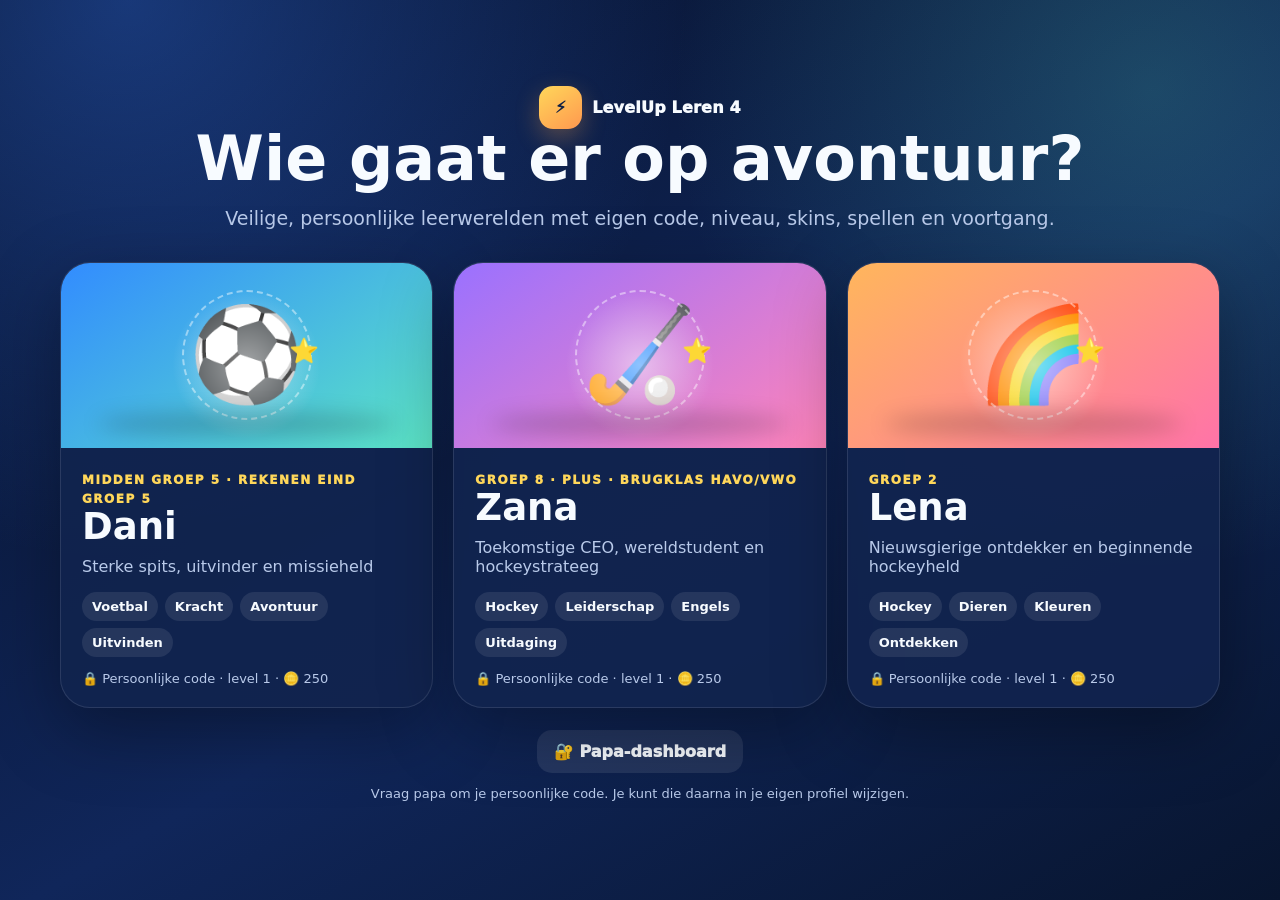
<file: START-HIER.html>
<!doctype html>
<html lang="nl">
<head>
<meta charset="utf-8">
<meta name="viewport" content="width=device-width, initial-scale=1, viewport-fit=cover">
<meta name="theme-color" content="#0b1535">
<meta name="description" content="LevelUp Leren 4.0 standalone">
<title>LevelUp Leren 4.0</title>
<style>
:root{
 --bg:#071129;--bg2:#10265a;--panel:rgba(17,36,78,.94);--panel2:#173773;--ink:#f7fbff;--muted:#b9caea;
 --gold:#ffd75a;--mint:#56e2c1;--pink:#ff7eb3;--purple:#8f7cff;--orange:#ff984f;--red:#ff6f7f;
 --line:rgba(255,255,255,.11);--shadow:0 22px 70px rgba(0,0,0,.34);--r:24px;--nav:86px;
}
*{box-sizing:border-box}html{min-height:100%;background:var(--bg);scroll-behavior:smooth}body{margin:0;min-height:100vh;font-family:Inter,ui-rounded,"Segoe UI",system-ui,-apple-system,sans-serif;color:var(--ink);background:radial-gradient(circle at 10% 0,rgba(54,123,255,.36),transparent 35rem),radial-gradient(circle at 90% 10%,rgba(86,226,193,.2),transparent 30rem),linear-gradient(150deg,var(--bg),var(--bg2) 56%,#08152f);overflow-x:hidden}button,input,select,textarea{font:inherit}button{color:inherit}.hidden{display:none!important}a{color:inherit}.muted{color:var(--muted)}.eyebrow{font-size:12px;font-weight:950;letter-spacing:1.5px;text-transform:uppercase;color:var(--gold)}h1,h2,h3,p{margin-top:0}h1{font-size:clamp(32px,6vw,62px);line-height:.98;margin-bottom:14px}h2{font-size:clamp(24px,3.8vw,37px);line-height:1.08;margin-bottom:10px}h3{font-size:19px;margin-bottom:8px}.lead{font-size:clamp(16px,2vw,19px);line-height:1.55;color:var(--muted)}
#ambient{position:fixed;inset:0;pointer-events:none;overflow:hidden;z-index:-1}#ambient:before,#ambient:after{content:"";position:absolute;border-radius:50%;filter:blur(4px);opacity:.4;animation:drift 14s ease-in-out infinite alternate}#ambient:before{width:260px;height:260px;background:rgba(143,124,255,.18);left:-80px;top:28%}#ambient:after{width:340px;height:340px;background:rgba(86,226,193,.12);right:-140px;bottom:3%;animation-duration:19s}@keyframes drift{to{transform:translate(70px,-45px) scale(1.15)}}
.app-shell{min-height:100vh;padding-bottom:calc(var(--nav) + env(safe-area-inset-bottom))}.topbar{position:sticky;top:0;z-index:30;display:flex;align-items:center;justify-content:space-between;gap:12px;padding:max(12px,env(safe-area-inset-top)) 18px 12px;background:rgba(5,13,33,.82);backdrop-filter:blur(20px);border-bottom:1px solid var(--line)}.brand{display:flex;align-items:center;gap:10px;font-weight:950;letter-spacing:.2px}.brand-mark{width:43px;height:43px;border-radius:14px;display:grid;place-items:center;color:#102044;background:linear-gradient(145deg,var(--gold),var(--orange));box-shadow:0 9px 24px rgba(255,167,70,.3)}.top-actions,.row-actions{display:flex;gap:8px;align-items:center}.content{width:min(1240px,calc(100% - 28px));margin:0 auto;padding:24px 0 44px}.card{position:relative;background:linear-gradient(145deg,rgba(25,56,116,.96),rgba(13,31,69,.97));border:1px solid var(--line);border-radius:var(--r);box-shadow:var(--shadow);padding:22px;overflow:hidden}.card.soft{box-shadow:none;background:rgba(255,255,255,.065)}.glass{background:rgba(255,255,255,.075);border:1px solid var(--line);border-radius:18px;padding:15px}.grid-2{display:grid;grid-template-columns:1fr 1fr;gap:18px}.grid-3{display:grid;grid-template-columns:repeat(3,1fr);gap:16px}.grid-4{display:grid;grid-template-columns:repeat(4,1fr);gap:14px}.section-head{display:flex;justify-content:space-between;align-items:flex-end;gap:14px;margin:28px 2px 13px}.section-head p{margin:0}.primary,.ghost,.danger,.answer,.nav-btn,.profile-tile,.shop-item,.game-tile{border:0;cursor:pointer}.primary,.ghost,.danger{border-radius:15px;padding:12px 17px;font-weight:950;transition:.18s}.primary{background:linear-gradient(135deg,var(--gold),var(--orange));color:#16213e;box-shadow:0 10px 24px rgba(255,176,60,.26)}.primary:hover,.ghost:hover,.shop-item:hover,.game-tile:hover{transform:translateY(-2px)}.primary:disabled,.ghost:disabled{opacity:.42;cursor:not-allowed;transform:none}.ghost{background:rgba(255,255,255,.09)}.danger{background:rgba(255,111,127,.14);color:#ffd8de}.icon-btn{width:44px;height:44px;border:0;border-radius:14px;background:rgba(255,255,255,.09);font-size:20px;cursor:pointer}.pill,.tag{display:inline-flex;align-items:center;gap:6px;border-radius:99px;padding:7px 10px;background:rgba(255,255,255,.085);font-size:13px;font-weight:850}.tag-row{display:flex;flex-wrap:wrap;gap:7px}.progress{height:13px;background:rgba(255,255,255,.1);border-radius:99px;overflow:hidden}.progress>span{display:block;width:var(--w,0%);height:100%;border-radius:inherit;background:linear-gradient(90deg,var(--mint),var(--gold));transition:width .5s}.stat-grid{display:grid;grid-template-columns:repeat(4,1fr);gap:12px}.stat{background:rgba(255,255,255,.07);padding:15px;border-radius:17px}.stat strong{display:block;font-size:28px}.stat small{color:var(--muted)}
.profile-screen{min-height:100vh;display:grid;place-items:center;padding:24px}.profile-wrap{width:min(1160px,100%);text-align:center}.profile-grid{display:grid;grid-template-columns:repeat(3,1fr);gap:20px;margin-top:28px}.profile-tile{text-align:left;padding:0;border-radius:30px;overflow:hidden;background:var(--panel);border:1px solid var(--line);box-shadow:var(--shadow);transition:.2s}.profile-tile:hover{transform:translateY(-7px)}.profile-art{height:185px;display:grid;place-items:center;font-size:92px;position:relative}.profile-art:after{content:"";position:absolute;inset:auto 10% 12px;height:24px;border-radius:50%;background:rgba(0,0,0,.18);filter:blur(10px)}.profile-tile.dani .profile-art{background:linear-gradient(145deg,#328cff,#5ce4c5)}.profile-tile.zana .profile-art{background:linear-gradient(145deg,#9a71ff,#ff84ba)}.profile-tile.lena .profile-art{background:linear-gradient(145deg,#ffb65c,#ff73a8)}.profile-body{padding:21px}.lock-note{display:flex;align-items:center;gap:8px;margin-top:14px;color:var(--muted);font-size:13px}
.hero{display:grid;grid-template-columns:1.38fr .62fr;gap:18px;margin-bottom:18px}.hero-copy{min-height:260px}.hero-copy:after{content:"";position:absolute;width:250px;height:250px;right:-70px;bottom:-100px;border-radius:50%;background:radial-gradient(circle,rgba(255,215,90,.42),transparent 67%)}.hero-avatar{display:grid;place-items:center;text-align:center}.avatar-bubble{width:180px;height:180px;border-radius:50%;display:grid;place-items:center;background:linear-gradient(145deg,rgba(255,255,255,.18),rgba(255,255,255,.04));border:1px solid var(--line);position:relative}.avatar-bubble .avatar{transform:scale(1.25);animation:idle 2.6s ease-in-out infinite}@keyframes idle{50%{transform:scale(1.25) translateY(-7px) rotate(1deg)}}.hero-stats{display:grid;grid-template-columns:repeat(3,1fr);gap:10px;margin-top:18px;max-width:680px}.hero-stat{display:flex;gap:10px;align-items:center;padding:12px 13px;border-radius:17px;background:rgba(255,255,255,.075)}.hero-stat strong{display:block;font-size:21px}.hero-stat small{color:var(--muted)}
.daily-list{display:grid;gap:10px}.mission{display:grid;grid-template-columns:52px 1fr auto;gap:12px;align-items:center;padding:12px;border-radius:18px;background:rgba(255,255,255,.065);border:1px solid transparent;transition:.18s}.mission:hover{border-color:rgba(255,215,90,.35)}.mission.done{opacity:.72}.mission-icon{width:50px;height:50px;display:grid;place-items:center;border-radius:16px;background:rgba(255,255,255,.1);font-size:25px}.mission strong{display:block}.mission small{color:var(--muted)}.mission .primary,.mission .ghost{padding:9px 12px}.activity-strip{display:flex;gap:9px;overflow:auto;padding:2px 0 8px}.activity-strip::-webkit-scrollbar{height:7px}.activity-strip::-webkit-scrollbar-thumb{background:rgba(255,255,255,.15);border-radius:99px}.activity-card{min-width:190px;flex:0 0 190px;padding:16px;border-radius:18px;background:rgba(255,255,255,.065);border:1px solid var(--line);cursor:pointer;transition:.18s}.activity-card:hover{transform:translateY(-3px);background:rgba(255,255,255,.095)}.activity-card .big{font-size:38px;margin-bottom:8px}.activity-card small{color:var(--muted)}
.bottom-nav{position:fixed;z-index:40;left:50%;bottom:max(9px,env(safe-area-inset-bottom));transform:translateX(-50%);width:min(770px,calc(100% - 18px));display:grid;grid-template-columns:repeat(6,1fr);gap:4px;padding:7px;border-radius:21px;background:rgba(5,13,33,.91);border:1px solid var(--line);backdrop-filter:blur(20px);box-shadow:var(--shadow)}.nav-btn{background:transparent;color:var(--muted);border-radius:14px;padding:7px 4px;font-size:11px;font-weight:850}.nav-btn span{display:block;font-size:20px;margin-bottom:2px}.nav-btn.active{background:rgba(255,255,255,.1);color:var(--ink)}
.task-shell{width:min(980px,calc(100% - 24px));margin:0 auto;padding:18px 0 78px}.task-top{display:flex;gap:12px;align-items:center;margin-bottom:14px}.task-top .progress{flex:1}.timer{font-variant-numeric:tabular-nums;font-weight:950;min-width:66px;text-align:right}.task-card{padding:clamp(18px,4vw,34px)}.task-meta{display:flex;flex-wrap:wrap;gap:7px;margin-bottom:14px}.question-count{display:flex;gap:5px;flex-wrap:wrap;margin:12px 0 20px}.question-dot{width:18px;height:8px;border-radius:99px;background:rgba(255,255,255,.12)}.question-dot.current{background:var(--gold);transform:scaleY(1.5)}.question-dot.good{background:var(--mint)}.question-dot.bad{background:var(--red)}.question-box{font-size:clamp(25px,4vw,42px);line-height:1.18;margin:13px 0 18px}.answer-grid{display:grid;gap:10px}.answer{padding:15px 17px;text-align:left;border-radius:16px;background:rgba(255,255,255,.08);border:2px solid transparent;font-weight:850}.answer:hover{border-color:rgba(255,215,90,.42)}.answer.selected{border-color:var(--gold);background:rgba(255,215,90,.13)}.answer.correct{border-color:var(--mint);background:rgba(86,226,193,.14)}.answer.wrong{border-color:var(--red);background:rgba(255,111,127,.13)}.answer-input{width:100%;padding:16px 17px;border-radius:16px;background:rgba(4,13,33,.52);border:2px solid var(--line);color:var(--ink);font-size:22px}.feedback{margin:15px 0;padding:14px 16px;border-radius:16px;line-height:1.5}.feedback.good{background:rgba(86,226,193,.14);border:1px solid rgba(86,226,193,.35)}.feedback.bad{background:rgba(255,111,127,.12);border:1px solid rgba(255,111,127,.34)}.task-actions{display:flex;justify-content:space-between;align-items:center;gap:12px;margin-top:18px}.story{font-family:Georgia,"Times New Roman",serif;font-size:clamp(18px,2.6vw,22px);line-height:1.75;background:#fffdf4;color:#1d2a3d;padding:clamp(20px,4vw,36px);border-radius:21px;max-height:58vh;overflow:auto;box-shadow:inset 0 0 0 1px #e7dfc5}.story.zana{font-size:clamp(17px,2vw,20px);line-height:1.78}.story.lena{font-family:Inter,ui-rounded,sans-serif;font-size:clamp(22px,4vw,30px);line-height:1.6;text-align:center}.story p{margin-bottom:1.05em}.reading-tools{display:flex;flex-wrap:wrap;gap:9px;margin-top:13px}.pace{padding:9px 12px;border-radius:13px;background:rgba(255,255,255,.07);color:var(--muted)}
.focus-stage{height:min(58vh,470px);min-height:330px;position:relative;border-radius:22px;overflow:hidden;background:linear-gradient(180deg,#8cd7ff,#c7efff 53%,#73c57d 54%);border:1px solid var(--line)}.focus-target{position:absolute;width:76px;height:76px;border:0;border-radius:50%;display:grid;place-items:center;font-size:47px;background:rgba(255,255,255,.9);box-shadow:0 12px 28px rgba(0,0,0,.24);cursor:pointer;transition:left .2s,top .2s,transform .12s}.focus-target:active{transform:scale(.82)}.focus-face{animation:wobble .65s infinite alternate}@keyframes wobble{to{transform:rotate(9deg) scale(1.08)}}.focus-hud{display:grid;grid-template-columns:repeat(3,1fr);gap:10px;margin:12px 0}.focus-hud .stat{text-align:center}
.games-grid{display:grid;grid-template-columns:repeat(4,1fr);gap:14px}.game-tile{padding:18px;text-align:left;border-radius:21px;background:linear-gradient(145deg,rgba(255,255,255,.105),rgba(255,255,255,.045));border:1px solid var(--line);transition:.18s}.game-tile .big{font-size:44px}.game-board{display:grid;gap:8px;margin:20px auto;max-width:560px}.ttt{grid-template-columns:repeat(3,1fr);max-width:390px}.ttt button{aspect-ratio:1;border:0;border-radius:17px;background:rgba(255,255,255,.1);font-size:55px;cursor:pointer}.connect{grid-template-columns:repeat(7,1fr);background:#2671dd;padding:10px;border-radius:18px}.connect button{aspect-ratio:1;border:0;border-radius:50%;background:#eaf3ff;box-shadow:inset 0 3px 7px rgba(0,0,0,.2);cursor:pointer}.connect button.p1{background:#ffda4d}.connect button.p2{background:#ff6177}.sudoku{grid-template-columns:repeat(var(--n,4),1fr);max-width:520px}.sudoku input{width:100%;aspect-ratio:1;text-align:center;border:1px solid rgba(255,255,255,.18);background:rgba(255,255,255,.08);color:var(--ink);font-size:24px;border-radius:8px}.sudoku input.fixed{background:rgba(255,215,90,.18);font-weight:950}.memory{grid-template-columns:repeat(4,1fr);max-width:520px}.memory button{aspect-ratio:1;border:0;border-radius:16px;background:rgba(255,255,255,.1);font-size:34px;cursor:pointer;transform-style:preserve-3d}.memory button.open{background:rgba(255,255,255,.9)}
.market-layout{display:grid;grid-template-columns:1.15fr .85fr;gap:18px}.avatar-studio{min-height:420px;display:grid;place-items:center;background:radial-gradient(circle at 50% 35%,rgba(255,255,255,.18),transparent 13rem),linear-gradient(180deg,#88c9ff,#dccdff 52%,#f6d8bc 53%);border-radius:22px;position:relative;overflow:hidden}.avatar{width:145px;height:245px;position:relative;filter:drop-shadow(0 15px 12px rgba(0,0,0,.23))}.avatar .head{position:absolute;left:37px;top:12px;width:72px;height:83px;border-radius:48% 48% 45% 45%;background:var(--skin,#d99b6c);z-index:3}.avatar .hair{position:absolute;left:31px;top:3px;width:84px;height:44px;border-radius:50% 50% 30% 30%;background:var(--hair,#50301d);z-index:5}.avatar .eyes{position:absolute;left:49px;top:48px;width:48px;display:flex;justify-content:space-between;z-index:6}.avatar .eyes i{width:7px;height:9px;border-radius:50%;background:#17213b}.avatar .mouth{position:absolute;left:62px;top:72px;width:22px;height:8px;border-bottom:3px solid #712f3a;border-radius:50%;z-index:6}.avatar .body{position:absolute;left:24px;top:91px;width:98px;height:92px;border-radius:25px 25px 12px 12px;background:var(--top,#3179ef);z-index:2}.avatar .legs{position:absolute;left:35px;top:174px;width:76px;height:67px;background:linear-gradient(90deg,var(--bottom,#233d73) 0 42%,transparent 42% 58%,var(--bottom,#233d73) 58%);z-index:1}.avatar .arms{position:absolute;left:8px;top:102px;width:130px;height:20px;border-radius:20px;background:linear-gradient(90deg,var(--skin,#d99b6c) 0 18%,transparent 18% 82%,var(--skin,#d99b6c) 82%);z-index:1}.avatar .accessory{position:absolute;left:41px;top:30px;font-size:55px;z-index:8}.avatar .pet{position:absolute;left:104px;top:188px;font-size:45px;z-index:8}.avatar .emote{position:absolute;left:-50px;top:22px;font-size:43px;animation:floaty 1.5s ease-in-out infinite alternate}@keyframes floaty{to{transform:translateY(-12px) rotate(8deg)}}.custom-controls{display:grid;grid-template-columns:1fr 1fr;gap:10px;margin-top:14px}.shop-tabs{display:flex;gap:7px;overflow:auto;margin-bottom:13px}.shop-grid{display:grid;grid-template-columns:repeat(3,1fr);gap:10px}.shop-item{padding:14px;border-radius:18px;text-align:center;background:rgba(255,255,255,.07);border:1px solid var(--line);transition:.18s}.shop-item .art{font-size:42px;min-height:54px}.shop-item.owned{border-color:rgba(86,226,193,.5)}.shop-item.equipped{background:rgba(86,226,193,.13)}.shop-item small{display:block;color:var(--muted);margin-top:4px}.world-grid{display:grid;grid-template-columns:repeat(5,1fr);gap:8px;min-height:360px;padding:14px;border-radius:22px;background:linear-gradient(#87d1ff 0 47%,#73bf70 48%);position:relative}.world-cell{min-height:82px;border:2px dashed rgba(255,255,255,.38);border-radius:14px;display:grid;place-items:center;font-size:42px;background:rgba(255,255,255,.08);cursor:pointer}.inventory{display:flex;gap:8px;overflow:auto;padding:8px 0}.inventory button{min-width:76px;padding:9px;border:0;border-radius:14px;background:rgba(255,255,255,.09);font-size:31px;cursor:pointer}.inventory button.selected{box-shadow:inset 0 0 0 3px var(--gold)}
.alert{padding:13px 15px;border-radius:16px;margin:9px 0;display:grid;grid-template-columns:auto 1fr auto;gap:11px;align-items:center}.alert.red{background:rgba(255,111,127,.13);border:1px solid rgba(255,111,127,.34)}.alert.amber{background:rgba(255,215,90,.12);border:1px solid rgba(255,215,90,.3)}.alert.green{background:rgba(86,226,193,.12);border:1px solid rgba(86,226,193,.3)}.traffic{width:16px;height:16px;border-radius:50%;background:currentColor}.table-wrap{overflow:auto;border-radius:17px}table{width:100%;border-collapse:collapse;min-width:780px}th,td{padding:12px 11px;text-align:left;border-bottom:1px solid rgba(255,255,255,.08)}th{font-size:12px;color:var(--muted);text-transform:uppercase;letter-spacing:.8px}.mini-chart{height:120px;display:flex;align-items:flex-end;gap:6px;padding-top:10px}.mini-chart i{flex:1;min-width:8px;border-radius:7px 7px 2px 2px;background:linear-gradient(var(--gold),var(--orange));height:var(--h,10%);position:relative}.mini-chart i:hover:after{content:attr(data-v);position:absolute;bottom:100%;left:50%;transform:translateX(-50%);background:#fff;color:#17213e;padding:4px 6px;border-radius:7px;font-size:11px;white-space:nowrap}.settings-grid{display:grid;grid-template-columns:1fr 1fr;gap:14px}label{display:grid;gap:7px;font-weight:850}label small{font-weight:500;color:var(--muted)}input,select,textarea{border:1px solid var(--line);border-radius:13px;padding:12px;background:#0b214e;color:var(--ink)}.toggle{display:flex;justify-content:space-between;align-items:center;gap:12px;padding:13px;border-radius:15px;background:rgba(255,255,255,.06)}
.modal-backdrop{position:fixed;inset:0;z-index:100;background:rgba(2,8,24,.8);backdrop-filter:blur(12px);display:grid;place-items:center;padding:20px}.modal{width:min(580px,100%);max-height:90vh;overflow:auto;text-align:center}.pin-dots{display:flex;justify-content:center;gap:10px;margin:18px 0}.pin-dot{width:17px;height:17px;border-radius:50%;background:rgba(255,255,255,.15)}.pin-dot.filled{background:var(--gold)}.keypad{display:grid;grid-template-columns:repeat(3,1fr);gap:9px;max-width:340px;margin:0 auto}.keypad button{height:58px;border:0;border-radius:16px;background:rgba(255,255,255,.09);font-size:22px;font-weight:950;cursor:pointer}.reward{position:fixed;inset:0;z-index:110;display:grid;place-items:center;background:rgba(2,8,24,.78);backdrop-filter:blur(12px);padding:20px}.reward-box{text-align:center;width:min(590px,100%)}.reward-icon{font-size:95px;animation:reward .8s both}@keyframes reward{0%{transform:scale(.1) rotate(-20deg)}65%{transform:scale(1.25) rotate(8deg)}100%{transform:scale(1)}}.confetti{position:fixed;top:-25px;width:10px;height:18px;border-radius:3px;z-index:120;animation:fall 1.8s linear forwards}@keyframes fall{to{transform:translateY(110vh) rotate(720deg)}}.coin-fly{position:fixed;z-index:130;font-size:28px;animation:coinFly .9s ease-in forwards}@keyframes coinFly{to{transform:translate(42vw,-48vh) scale(.4) rotate(360deg);opacity:0}}.toast{position:fixed;z-index:150;left:50%;bottom:95px;transform:translate(-50%,28px);opacity:0;pointer-events:none;max-width:calc(100% - 26px);background:#fff;color:#15213f;padding:12px 16px;border-radius:14px;box-shadow:var(--shadow);font-weight:850;transition:.22s}.toast.show{opacity:1;transform:translate(-50%,0)}
@media(max-width:980px){.grid-4,.games-grid{grid-template-columns:repeat(2,1fr)}.market-layout{grid-template-columns:1fr}.profile-grid{grid-template-columns:1fr 1fr}.hero{grid-template-columns:1fr}.hero-avatar{display:none}.shop-grid{grid-template-columns:repeat(4,1fr)}}
@media(max-width:720px){:root{--nav:78px}.content{width:calc(100% - 18px);padding-top:14px}.topbar{padding-left:10px;padding-right:10px}.card{padding:17px;border-radius:20px}.grid-2,.grid-3{grid-template-columns:1fr}.stat-grid{grid-template-columns:1fr 1fr}.profile-grid{grid-template-columns:1fr}.profile-art{height:145px}.profile-tile{display:grid;grid-template-columns:135px 1fr}.profile-art{height:100%}.hero-stats{grid-template-columns:1fr}.bottom-nav{grid-template-columns:repeat(6,1fr);width:calc(100% - 12px);padding:5px}.nav-btn{font-size:9px}.nav-btn span{font-size:19px}.mission{grid-template-columns:45px 1fr auto}.mission-icon{width:43px;height:43px}.task-actions{flex-direction:column;align-items:stretch}.task-actions button{width:100%}.games-grid,.grid-4{grid-template-columns:1fr 1fr}.shop-grid{grid-template-columns:repeat(3,1fr)}.world-cell{min-height:60px;font-size:32px}.settings-grid{grid-template-columns:1fr}.custom-controls{grid-template-columns:1fr}.story{max-height:62vh}.focus-stage{min-height:390px}}
@media(max-width:430px){.profile-tile{grid-template-columns:100px 1fr}.profile-art{font-size:60px}.profile-body{padding:16px}.games-grid,.grid-4,.shop-grid{grid-template-columns:1fr 1fr}.stat-grid{gap:8px}.stat{padding:12px}.stat strong{font-size:23px}.world-grid{grid-template-columns:repeat(4,1fr)}.bottom-nav .nav-btn:nth-child(5){display:none}.bottom-nav{grid-template-columns:repeat(5,1fr)}}
@media(prefers-reduced-motion:reduce){*,*:before,*:after{animation-duration:.001ms!important;transition-duration:.001ms!important}}
.alert.red .traffic{background:var(--red)}.alert.amber .traffic{background:var(--gold)}.alert.green .traffic{background:var(--mint)}
.activity-card strong,.activity-card small{display:block}
@media(max-width:720px){.section-head{flex-direction:column;align-items:flex-start}.section-head>p{max-width:100%}}
@media(max-width:430px){.bottom-nav .nav-btn:nth-child(5){display:block}.bottom-nav{grid-template-columns:repeat(6,1fr)}.nav-btn{font-size:8px;padding-left:1px;padding-right:1px}.nav-btn span{font-size:18px}}

/* LevelUp Leren 4.0 visual and interaction layer */
:root{--v4-glow:0 0 28px rgba(101,209,255,.25)}
body{overflow-x:hidden}
#ambient:before,#ambient:after{content:"";position:fixed;pointer-events:none;z-index:-1;border-radius:50%;filter:blur(5px);animation:ambientFloat 14s ease-in-out infinite alternate}
#ambient:before{width:38vw;height:38vw;left:-12vw;top:12vh;background:radial-gradient(circle,rgba(79,205,255,.14),transparent 70%)}
#ambient:after{width:34vw;height:34vw;right:-10vw;top:34vh;background:radial-gradient(circle,rgba(255,114,207,.12),transparent 70%);animation-delay:-5s}
@keyframes ambientFloat{to{transform:translate(8vw,-5vh) scale(1.12)}}
.v4-profile .profile-tile{position:relative;isolation:isolate}
.profile-art-v4{position:relative;overflow:hidden}
.profile-art-v4:before{content:"";position:absolute;inset:0;background:radial-gradient(circle at 50% 55%,rgba(255,255,255,.5),transparent 35%);animation:pulseAura 3.5s ease-in-out infinite}
.profile-orbit{position:absolute;width:130px;height:130px;border:2px dashed rgba(255,255,255,.45);border-radius:50%;animation:spin 14s linear infinite}
.profile-orbit:after{content:"⭐";position:absolute;right:-9px;top:45px;font-size:24px}
@keyframes spin{to{transform:rotate(360deg)}}
@keyframes pulseAura{50%{transform:scale(1.18);opacity:.65}}
.parent-entry{font-size:16px}
.v4-hero{position:relative}.floating-shapes i{position:absolute;font-style:normal;font-size:28px;opacity:.3;animation:floatShape 4s ease-in-out infinite}.floating-shapes i:nth-child(1){right:15%;top:14%}.floating-shapes i:nth-child(2){right:5%;top:45%;animation-delay:-1.1s}.floating-shapes i:nth-child(3){right:22%;bottom:8%;animation-delay:-2.2s}@keyframes floatShape{50%{transform:translateY(-14px) rotate(10deg)}}
.world-window{position:relative;min-height:300px;border-radius:24px;overflow:hidden;display:grid;place-items:center;background:linear-gradient(#6fcaff 0 58%,#6ec66f 58%);box-shadow:inset 0 0 0 1px rgba(255,255,255,.3)}
.world-window:after{content:"";position:absolute;inset:auto 0 0;height:48%;background:linear-gradient(transparent,rgba(0,0,0,.12));pointer-events:none}
.world-window .avatar-bubble{z-index:2}.cloud{position:absolute;font-size:42px;opacity:.8;animation:cloudMove 9s linear infinite}.cloud.c1{top:15%;left:-20%}.cloud.c2{top:28%;left:-35%;animation-delay:-4.5s}@keyframes cloudMove{to{left:115%}}
.story-universe{position:relative;overflow:hidden}.story-universe:after{content:"📚 ✨ 🗺️ ✨ 📖";position:absolute;right:-10px;bottom:-12px;font-size:32px;opacity:.12;transform:rotate(-8deg)}
.learn-tabs,.world-tabs{display:flex;gap:9px;overflow:auto;padding:4px 0 14px}.learn-tabs button{white-space:nowrap}.lesson-tile{position:relative;overflow:hidden}.lesson-tile:after{content:"";position:absolute;inset:auto -25% -60% -25%;height:70%;border-radius:50%;background:rgba(255,255,255,.08);transition:.3s}.lesson-tile:hover:after{transform:translateY(-20px)}.lesson-tile.mastered{border-color:rgba(79,229,176,.6)}
.roadmap{overflow:auto}.roadmap-line{display:flex;align-items:stretch;gap:0;min-width:800px;margin-top:22px}.road-stop{position:relative;flex:1;padding:18px 14px 16px;text-align:center;background:rgba(255,255,255,.05);border-top:4px solid rgba(255,255,255,.15)}.road-stop:before{content:"";position:absolute;width:18px;height:18px;border-radius:50%;background:#647798;top:-11px;left:calc(50% - 9px)}.road-stop.active{border-color:var(--accent)}.road-stop.active:before{background:var(--accent);box-shadow:0 0 18px var(--accent)}.road-stop.next{border-color:var(--accent-2)}.road-stop.next:before{background:var(--accent-2)}.road-stop strong,.road-stop span{display:block}.road-stop span{color:var(--muted);font-size:13px;margin-top:5px}
.skill-dashboard{display:grid;gap:12px}.skill-v4{display:grid;grid-template-columns:minmax(170px,1.25fr) minmax(180px,2fr) auto;gap:13px;align-items:center;padding:10px 0;border-bottom:1px solid rgba(255,255,255,.07)}.skill-v4:last-child{border-bottom:0}.skill-v4 small{display:block;color:var(--muted);margin-top:3px}
.horn{animation:hornPulse 2.2s ease-in-out infinite}.task-horn{flex:0 0 auto}@keyframes hornPulse{50%{transform:scale(1.09);box-shadow:0 0 0 7px rgba(255,211,76,.08)}}
.mega-horn{display:flex;align-items:center;justify-content:center;gap:12px;width:100%;border:0;border-radius:20px;padding:17px;background:linear-gradient(135deg,#ffd54d,#ff9a45);color:#16213e;font-weight:950;font-size:19px;box-shadow:0 12px 28px rgba(255,164,55,.28);cursor:pointer;margin:12px 0}.mega-horn span{font-size:34px;animation:hornWiggle 1.6s ease-in-out infinite}.mega-horn.small{max-width:430px;margin:12px auto}.mega-horn:hover{transform:translateY(-2px)}@keyframes hornWiggle{30%{transform:rotate(-10deg)}60%{transform:rotate(8deg)}}
.lena-task .task-card{background:linear-gradient(145deg,rgba(64,38,110,.97),rgba(37,52,112,.97));border:2px solid rgba(255,255,255,.16)}.lena-question{font-size:clamp(27px,5vw,42px)!important;text-align:center;line-height:1.24}.question-icon{display:block;font-size:clamp(48px,9vw,90px);margin-bottom:8px;filter:drop-shadow(0 8px 8px rgba(0,0,0,.22));animation:bob 2.2s ease-in-out infinite}@keyframes bob{50%{transform:translateY(-7px) rotate(3deg)}}
.lena-answers{grid-template-columns:1fr 1fr;gap:15px}.lena-answers .answer{min-height:112px;text-align:center;display:flex;flex-direction:column;justify-content:center;align-items:center;font-size:clamp(20px,4vw,30px);border-radius:25px;background:linear-gradient(145deg,rgba(255,255,255,.16),rgba(255,255,255,.08))}.lena-option-icon{font-size:36px;margin-bottom:5px}.lena-answers .answer:nth-child(1){border-color:rgba(255,111,166,.34)}.lena-answers .answer:nth-child(2){border-color:rgba(80,218,255,.34)}.lena-answers .answer:nth-child(3){border-color:rgba(255,218,72,.34)}.lena-answers .answer:nth-child(4){border-color:rgba(95,235,166,.34)}
.story.lena{font-size:clamp(23px,4.5vw,32px);line-height:1.75;border:4px solid rgba(255,213,86,.45);background:#fffdf6}.reading-coach-status{display:flex;justify-content:space-between;gap:12px;align-items:center;margin:14px 0;padding:13px 16px;border-radius:16px;background:rgba(70,214,189,.1);border:1px solid rgba(70,214,189,.3)}.reading-coach-status span{color:var(--muted)}
.smart-input-wrap{display:grid;gap:10px}.quick-keys{display:flex;flex-wrap:wrap;gap:8px}.quick-keys button{border:0;border-radius:13px;background:rgba(255,255,255,.1);color:var(--text);padding:10px 15px;font-weight:900;cursor:pointer}.quick-keys button:hover{background:rgba(255,255,255,.18)}
.inline-help{margin-top:9px;padding:8px 12px}.level-change{margin:13px 0;padding:13px;border-radius:15px;font-weight:900;background:rgba(255,255,255,.08)}.level-change small{display:block;font-weight:500;color:var(--muted);margin-top:4px}.level-change.up{border:1px solid rgba(71,228,174,.45)}.level-change.down{border:1px solid rgba(255,195,66,.4)}
.lesson-visual{min-height:220px;display:grid;place-items:center;padding:25px;border-radius:24px;background:radial-gradient(circle at 50% 25%,rgba(91,197,255,.17),rgba(255,255,255,.045));overflow:hidden}.lesson-text{font-size:clamp(19px,3vw,25px);line-height:1.65;margin:22px 0}.lesson-equation{font-size:clamp(32px,8vw,72px);font-weight:950;letter-spacing:2px;text-align:center;filter:drop-shadow(0 8px 10px rgba(0,0,0,.23))}.frac{display:inline-grid;vertical-align:middle;margin:0 8px}.frac b:first-child{border-bottom:3px solid;padding:0 9px}.lesson-pitch{position:relative;width:min(530px,100%);min-height:190px;border:5px solid white;border-radius:16px;background:linear-gradient(90deg,#45a758 50%,#3e9b50 50%);display:grid;grid-template-columns:repeat(3,1fr);align-items:center;justify-items:center;font-size:40px}.lesson-pitch:before{content:"";position:absolute;left:50%;top:0;bottom:0;border-left:4px solid white}.lesson-pitch i{position:absolute;width:74px;height:74px;border:3px dashed #ffd64a;border-radius:50%;bottom:10px}.lesson-pitch i:nth-of-type(1){left:23%}.lesson-pitch i:nth-of-type(2){right:23%}.fraction-circle{width:220px;height:220px;border-radius:50%;display:grid;grid-template-columns:1fr 1fr;overflow:hidden;border:8px solid #fff;transform:rotate(45deg);animation:slowPulse 3s ease-in-out infinite}.fraction-circle i{background:#ffb954;border:3px solid white}.fraction-circle i:nth-child(2),.fraction-circle i:nth-child(3){background:#55d5c0}@keyframes slowPulse{50%{transform:rotate(45deg) scale(1.05)}}.digital-clock{font-family:ui-monospace,monospace;font-size:clamp(55px,12vw,105px);background:#07101e;color:#75ff9e;border:8px solid #394559;border-radius:22px;padding:20px 32px;box-shadow:inset 0 0 20px #000,0 14px 35px rgba(0,0,0,.3)}.digital-clock b{color:#ffe06c}.time-line{display:flex;align-items:center;gap:20px;font-size:clamp(24px,5vw,48px);font-weight:900}.time-line i{font-size:18px;color:var(--accent);font-style:normal}.balance{display:flex;align-items:center;gap:25px;font-size:clamp(27px,6vw,58px);font-weight:950}.balance i{font-style:normal;font-size:70px}.source-cards{display:flex;gap:15px;flex-wrap:wrap;justify-content:center}.source-cards span{padding:18px;border-radius:18px;background:rgba(255,255,255,.1);font-size:22px;font-weight:900}.checklist,.bias-lens{font-size:clamp(24px,5vw,48px);line-height:1.5;font-weight:850}.letter-stage{display:flex;flex-direction:column;align-items:center}.letter-stage b{font-size:140px;line-height:1}.letter-stage span{font-size:46px;color:var(--accent)}.picture-row,.compare-groups{font-size:clamp(28px,6vw,58px);text-align:center}.compare-groups{display:flex;gap:24px;align-items:center}.compare-groups b{color:var(--accent)}
.animated-game{position:relative;overflow:hidden}.animated-game:before{content:"";position:absolute;width:100px;height:100px;border-radius:50%;background:rgba(255,255,255,.09);right:-40px;top:-40px;transition:.4s}.animated-game:hover:before{transform:scale(2.6)}.duo-badge{display:inline-block;margin-top:8px;padding:6px 9px;border-radius:99px;background:rgba(81,218,196,.15);font-size:12px;font-weight:850;color:var(--accent-2)}.mode-grid{display:grid;grid-template-columns:1fr 1fr;gap:14px}.game-mode{border:1px solid rgba(255,255,255,.14);border-radius:20px;background:rgba(255,255,255,.07);color:var(--text);padding:22px;cursor:pointer;text-align:center}.game-mode span{display:block;font-size:60px}.game-mode strong,.game-mode small{display:block}.game-mode small{color:var(--muted);margin-top:5px}.game-controls{text-align:center;display:flex;justify-content:center;gap:9px;flex-wrap:wrap;margin-top:16px}.connect-arrows{display:grid;grid-template-columns:repeat(7,1fr);width:min(560px,100%);margin:0 auto 5px;gap:4px}.connect-arrows button{border:0;background:transparent;color:var(--accent);font-size:22px;cursor:pointer}.simon-board{display:grid;grid-template-columns:1fr 1fr;gap:14px;width:min(440px,100%);margin:24px auto}.simon-board button{min-height:130px;border:0;border-radius:28px;background:rgba(255,255,255,.1);font-size:60px;cursor:pointer;transition:.15s}.simon-board button.flash{transform:scale(1.08);background:#fff;box-shadow:0 0 55px rgba(255,255,255,.75)}.tap-duel{display:grid;grid-template-columns:1fr 1fr;gap:12px;min-height:320px}.tap-duel button{border:0;border-radius:26px;background:linear-gradient(145deg,#2d64cf,#172e68);color:white;font-size:45px;font-weight:950;display:flex;flex-direction:column;justify-content:center;align-items:center;cursor:pointer}.tap-duel.go button{background:linear-gradient(145deg,#24c978,#18814f);animation:goPulse .5s infinite alternate}.tap-duel.done button{opacity:.6}@keyframes goPulse{to{filter:brightness(1.35)}}.maze{display:grid;grid-template-columns:repeat(var(--cols),1fr);gap:2px;width:min(570px,100%);margin:18px auto;background:#111a34;padding:6px;border-radius:16px}.maze i{aspect-ratio:1;display:grid;place-items:center;font-style:normal;font-size:clamp(15px,4vw,28px);border-radius:3px}.maze .wall{background:#274d8b;box-shadow:inset 0 0 0 1px rgba(255,255,255,.07)}.maze .path{background:#d8ecff}.maze-controls{display:grid;grid-template-columns:repeat(3,70px);justify-content:center;gap:7px}.maze-controls button{width:70px;height:58px;border:0;border-radius:14px;background:rgba(255,255,255,.1);font-size:28px;cursor:pointer}.maze-controls button:nth-child(1){grid-column:2}.maze-controls button:nth-child(2){grid-column:1}.maze-controls button:nth-child(3){grid-column:3}.maze-controls button:nth-child(4){grid-column:2}.word-answer{font-size:clamp(32px,8vw,70px);font-weight:950;letter-spacing:7px;text-align:center;margin:25px}.letter-bank,.pattern-buttons{display:flex;justify-content:center;gap:10px;flex-wrap:wrap}.letter-bank button,.pattern-buttons button{width:70px;height:70px;border:0;border-radius:17px;background:rgba(255,255,255,.11);color:var(--text);font-size:30px;font-weight:950;cursor:pointer}.pattern-input{text-align:center;min-height:70px;font-size:42px;margin:20px}.center-result{text-align:center}
.coin-wallet{padding:12px 17px;border-radius:18px;background:linear-gradient(135deg,#ffd750,#ffa845);color:#1a2440;font-weight:950;box-shadow:0 9px 25px rgba(255,176,66,.25)}.avatar-panel,.shop-panel{overflow:hidden}.avatar-studio.premium{background:radial-gradient(circle at 50% 30%,rgba(255,255,255,.19),rgba(255,255,255,.035));border-radius:25px}.v4-shop{grid-template-columns:repeat(auto-fill,minmax(130px,1fr))}.shop-art{animation:shopFloat 3s ease-in-out infinite}@keyframes shopFloat{50%{transform:translateY(-6px) rotate(3deg)}}.shop-item em{display:block;font-style:normal;font-size:16px;margin-top:4px}.world-tabs{padding:0 0 13px}.world-tab{border:1px solid rgba(255,255,255,.12);border-radius:17px;background:rgba(255,255,255,.06);color:var(--text);padding:11px 15px;white-space:nowrap;cursor:pointer;font-weight:850}.world-tab span{font-size:24px;margin-right:5px}.world-tab.active{background:linear-gradient(135deg,var(--accent),var(--accent-2));color:#14203d}.world-builder{padding:14px}.world-scene-v4{position:relative;min-height:620px;border-radius:26px;overflow:hidden;background:linear-gradient(#79cfff 0 58%,#67b965 58%);box-shadow:inset 0 0 0 2px rgba(255,255,255,.25),0 20px 45px rgba(0,0,0,.25)}.sky-sunset{background:linear-gradient(#7654ba 0,#ff9c77 48%,#80b96a 49%)}.sky-neon{background:linear-gradient(#071731 0,#1b285f 58%,#373b58 59%)}.sky-space{background:radial-gradient(circle at 70% 15%,#5a6cd4,#080e25 55%)}.sky-night{background:linear-gradient(#0a1534 0,#28356c 58%,#2c6648 59%)}.sky-rainbow{background:linear-gradient(#78ceff 0 42%,#f8c4f0 43%,#9ed66c 60%)}.sky-ocean{background:linear-gradient(#7bd4ff 0 32%,#1e9bd2 33%,#075c9c 100%)}.sky-jungle{background:linear-gradient(#4ea8c4 0 45%,#337d47 46%)}.sun-moon{position:absolute;right:8%;top:7%;width:90px;height:90px;border-radius:50%;background:#ffe46e;box-shadow:0 0 60px rgba(255,228,110,.7)}.sky-night .sun-moon,.sky-space .sun-moon{background:#e8ecff;box-shadow:0 0 45px rgba(217,226,255,.55)}.world-cloud{position:absolute;font-size:55px;opacity:.72;animation:worldCloud 18s linear infinite}.wc1{top:11%;left:-15%}.wc2{top:24%;left:-25%;animation-delay:-9s}@keyframes worldCloud{to{left:110%}}.world-spark{position:absolute;font-size:27px;animation:spark 1.8s ease-in-out infinite}.s1{left:12%;top:15%}.s2{right:22%;top:29%;animation-delay:-.8s}@keyframes spark{50%{transform:scale(1.7) rotate(35deg);opacity:.45}}.world-avatar{position:absolute;left:2%;bottom:3%;z-index:4;transform:scale(.72);transform-origin:bottom left}.world-grid-v4{position:absolute;inset:17% 4% 6%;display:grid;grid-template-columns:repeat(6,1fr);grid-template-rows:repeat(5,1fr);gap:5px;align-items:end}.world-cell-v4{border:1px dashed rgba(255,255,255,.16);border-radius:12px;background:rgba(255,255,255,.025);min-width:0;cursor:pointer;display:grid;place-items:center;transition:.2s}.world-cell-v4:hover{background:rgba(255,255,255,.12);transform:translateY(-2px)}.world-cell-v4 span{font-size:clamp(25px,4vw,52px);filter:drop-shadow(0 8px 5px rgba(0,0,0,.28));animation:worldObject 3.5s ease-in-out infinite}.world-cell-v4:nth-child(3n) span{animation-delay:-1.3s}.world-cell-v4:nth-child(4n) span{animation-delay:-2.1s}@keyframes worldObject{50%{transform:translateY(-5px) rotate(2deg)}}.world-vehicle{position:absolute;left:-15%;bottom:7%;font-size:64px;animation:vehicleMove 12s linear infinite}@keyframes vehicleMove{to{left:110%}}.world-builder-bottom{display:flex;justify-content:space-between;align-items:center;gap:12px;padding:16px 5px}.world-builder-bottom p{margin:4px 0 0}.v4-inventory{display:flex;gap:10px;overflow:auto;padding:12px 3px}.v4-inventory button{min-width:105px;display:flex;flex-direction:column;align-items:center;gap:5px}.v4-inventory button span{font-size:38px}.v4-inventory button small{font-size:11px}.empty-inventory{width:100%;text-align:center;padding:20px}.empty-inventory>span{font-size:50px}
.pin-character{font-size:75px;animation:bob 2s infinite}.parent-child-v4{position:relative}.parent-child-head{display:flex;align-items:center;gap:12px}.parent-child-head>span{font-size:48px}.parent-child-head h2{margin:0}.status-dot{margin-left:auto;width:17px;height:17px;border-radius:50%;background:#43d99c;box-shadow:0 0 15px currentColor}.status-dot.amber{background:#ffc652}.status-dot.red{background:#ff6b7c}.parent-insight{padding:10px 12px;border-radius:13px;background:rgba(255,255,255,.06);margin-top:10px;font-size:13px}.parent-priority .alert p{margin:3px 0 0}.error-clusters{display:grid;gap:9px}.error-clusters>div{display:grid;grid-template-columns:35px 1fr auto;gap:8px;align-items:center;padding:10px;border-radius:13px;background:rgba(255,255,255,.06)}.error-clusters i{font-style:normal;color:var(--muted)}.curriculum-row{display:grid;grid-template-columns:95px 1fr;gap:10px;padding:10px 0;border-bottom:1px solid rgba(255,255,255,.07)}.curriculum-row div{display:flex;gap:7px;flex-wrap:wrap}.curriculum-row span{font-size:12px;padding:5px 7px;border-radius:9px;background:rgba(255,255,255,.05);color:var(--muted)}.curriculum-row span.on{background:rgba(66,221,165,.13);color:var(--text)}.reading-score{display:flex;align-items:center;gap:13px;margin-top:18px;padding:14px;border-radius:17px;background:rgba(89,205,255,.1)}.reading-score>span{font-size:38px}.reading-score strong,.reading-score small{display:block}.reading-legend{display:flex;gap:8px;flex-wrap:wrap;margin:10px 0}.reading-legend span{padding:6px 9px;border-radius:9px;font-size:12px}.reading-legend .good,.reading-word-map .good{background:rgba(48,204,127,.18);color:#a7ffd0}.reading-legend .wrong,.reading-word-map .wrong{background:rgba(255,112,123,.18);color:#ffd0d5}.reading-legend .missed,.reading-word-map .missed{background:rgba(255,192,72,.16);color:#ffe4aa}.reading-word-map{font-family:Georgia,serif;font-size:19px;line-height:2;padding:18px;border-radius:16px;background:#0a1a3b}.reading-word-map span{padding:3px 4px;border-radius:5px}.reading-word-map .unknown{opacity:.7}.big-chart{min-height:190px}.v4-stats{grid-template-columns:repeat(4,1fr)}.unlock-grid{display:grid;grid-template-columns:1fr 1fr;gap:10px}.unlock-grid>div{padding:12px;border-radius:13px;background:rgba(77,223,166,.1);display:flex;gap:8px;align-items:center}
@media(max-width:850px){.skill-v4{grid-template-columns:1fr auto}.skill-v4 .progress{grid-column:1/-1}.world-scene-v4{min-height:520px}.world-grid-v4{grid-template-columns:repeat(5,1fr);grid-template-rows:repeat(6,1fr)}.v4-stats{grid-template-columns:1fr 1fr}}
@media(max-width:600px){.lena-answers{grid-template-columns:1fr}.lena-answers .answer{min-height:92px}.reading-coach-status,.world-builder-bottom{align-items:stretch;flex-direction:column}.mode-grid{grid-template-columns:1fr}.tap-duel{min-height:250px}.tap-duel button{font-size:30px}.world-scene-v4{min-height:460px}.world-grid-v4{inset:20% 3% 5%;grid-template-columns:repeat(5,1fr)}.world-cell-v4 span{font-size:29px}.world-avatar{transform:scale(.48)}.skill-v4{grid-template-columns:1fr}.skill-v4 .pill{justify-self:start}.v4-stats{grid-template-columns:1fr 1fr}.unlock-grid{grid-template-columns:1fr}.curriculum-row{grid-template-columns:1fr}.simon-board button{min-height:100px}.lesson-visual{min-height:170px}.time-line{gap:8px}.time-line i{font-size:13px}.reading-word-map{font-size:16px}.top-actions{gap:4px}.top-actions .icon-btn{width:39px;height:39px}}
@media(prefers-reduced-motion:reduce){.profile-orbit,.floating-shapes i,.cloud,.horn,.question-icon,.world-cloud,.world-spark,.world-cell-v4 span,.world-vehicle,.shop-art{animation:none!important}}

</style>
</head>
<body>
<div id="ambient" aria-hidden="true"></div>
<div id="app"></div>
<div id="modal-root"></div>
<div id="toast" class="toast" role="status" aria-live="polite"></div>
<script>
"use strict";
(function(){
const hash=s=>{let h=2166136261;for(let i=0;i<s.length;i++){h^=s.charCodeAt(i);h=Math.imul(h,16777619)}return h>>>0};
const rng=seed=>()=>((seed=Math.imul(seed,1664525)+1013904223>>>0)/4294967296);
const pick=(r,a)=>a[Math.floor(r()*a.length)];
const shuffle=(r,a)=>{a=[...a];for(let i=a.length-1;i>0;i--){const j=Math.floor(r()*(i+1));[a[i],a[j]]=[a[j],a[i]]}return a};
const mc=(q,answer,distractors,explain,kind="begrip")=>({q,answer,options:shuffle(rng(hash(q+answer)),[answer,...distractors.filter(x=>x!==answer).slice(0,3)]),explain,kind});

const PROFILE_META={
 dani:{name:"Dani",age:8,grade:"midden groep 5 · rekenen eind groep 5",icon:"⚽",subtitle:"Sterke spits, uitvinder en missieheld",accent:"#46d6bd",subjects:["reading","spelling","math"],subjectLabels:{reading:"Begrijpend lezen",spelling:"Spelling",math:"Rekenen"},subjectIcons:{reading:"📖",spelling:"✍️",math:"🧮"},daily:["reading","spelling","math","reading","spelling"],free:["reading","spelling","math","logic","english","world","focus"],tags:["Voetbal","Kracht","Avontuur","Uitvinden"]},
 zana:{name:"Zana",age:11,grade:"groep 8 · plus · brugklas HAVO/VWO",icon:"🏑",subtitle:"Toekomstige CEO, wereldstudent en hockeystrateeg",accent:"#a87cff",subjects:["reading","language","math","english","world","science","critical"],subjectLabels:{reading:"Begrijpend lezen",language:"Taal & spelling",math:"Rekenen",english:"Engels",world:"Wereldoriëntatie",science:"Wetenschap",critical:"Kritisch denken"},subjectIcons:{reading:"📚",language:"🖋️",math:"📊",english:"🇬🇧",world:"🌍",science:"🔬",critical:"🧠"},daily:["reading","math","language","reading","english","critical"],free:["reading","language","math","english","world","science","critical","finance","focus"],tags:["Hockey","Leiderschap","Engels","Uitdaging"]},
 lena:{name:"Lena",age:5,grade:"groep 2",icon:"🌈",subtitle:"Nieuwsgierige ontdekker en beginnende hockeyheld",accent:"#ff8bb6",subjects:["story","letters","counting","shapes"],subjectLabels:{story:"Luisterverhaal",letters:"Letters & klanken",counting:"Tellen",shapes:"Vormen & patronen"},subjectIcons:{story:"📕",letters:"🔤",counting:"🔢",shapes:"🧩"},daily:["story","letters","counting","shapes"],free:["story","letters","counting","shapes","memory","focus"],tags:["Hockey","Dieren","Kleuren","Ontdekken"]}
};

const ACTIVITY_META={
 reading:{icon:"📖",title:"Verhalenkluis",desc:"Een nieuw verhaal met inhoudelijke vragen"},story:{icon:"📕",title:"Luister & kijk",desc:"Kort verhaal met duidelijke vragen"},spelling:{icon:"✍️",title:"Spellingarena",desc:"12 heldere zinnen en woordvragen"},language:{icon:"🖋️",title:"Taalstudio",desc:"12 taal-, spelling- en redactievraagstukken"},math:{icon:"🧮",title:"Rekenrace 20",desc:"20 gevarieerde sommen met timer"},letters:{icon:"🔤",title:"Letterfeest",desc:"Klanken, beginletters en rijm"},counting:{icon:"🔢",title:"Telavontuur",desc:"Tellen, vergelijken en kleine sommen"},shapes:{icon:"🧩",title:"Patroonpret",desc:"Vormen, kleuren en logische reeksen"},english:{icon:"🇬🇧",title:"English Quest",desc:"Woordenschat, grammatica en tekst"},world:{icon:"🌍",title:"Wereldlab",desc:"Aardrijkskunde, geschiedenis en maatschappij"},science:{icon:"🔬",title:"Science Lab",desc:"Onderzoeken, verklaren en redeneren"},critical:{icon:"🧠",title:"Denk als een onderzoeker",desc:"Bronnen, argumenten en logica"},finance:{icon:"💼",title:"Junior CEO",desc:"Geld, plannen, winst en keuzes"},logic:{icon:"🧩",title:"Breinbrekers",desc:"Logica, reeksen en ruimtelijk denken"},memory:{icon:"🃏",title:"Memory",desc:"Zoek dezelfde plaatjes"},focus:{icon:"👾",title:"Focus Arcade",desc:"Klik, rem af en reageer slim"}
};

const daniThemes=[
 {title:"de finale onder de lichtmasten",place:"een stadion aan de rand van de stad",goal:"de finale van een internationaal jeugdtoernooi winnen",problem:"de tegenstander steeds met twee verdedigers op hem doordekte",clue:"de rechtsback telkens te vroeg naar binnen stapte",plan:"eerst uit de spits wegzakken en daarna buitenom diepgaan",result:"een beslissende assist en later het winnende doelpunt",word:["compact","dapper"]},
 {title:"het geheim van de verdwenen beker",place:"het clubhuis na een bloedstollende wedstrijd",goal:"de kampioensbeker terugvinden vóór de huldiging",problem:"de beker spoorloos was en iedereen door elkaar begon te praten",clue:"er glimmende modderspetters richting het oude materiaalhok liepen",plan:"de aanwijzingen rustig in volgorde zetten",result:"de beker achter een stapel pionnen werd gevonden",word:["aanwijzing","onrust"]},
 {title:"de Afleidings-Alien in de dug-out",place:"een uitwedstrijd tegen de koploper",goal:"het tactische plan van de coach precies uitvoeren",problem:"een denkbeeldige alien hem aan auto’s, haaien en chips liet denken",clue:"zijn focusknop hem hielp drie kernwoorden te onthouden",plan:"stoppen, ademen en de eerstvolgende actie hardop noemen",result:"hij op het juiste moment vrijliep en scoorde",word:["concentratie","beslissend"]},
 {title:"het voetbalveld op Mars",place:"een trainingsbasis op Mars in het jaar 2048",goal:"de eerste interplanetaire voetbalwedstrijd spelen",problem:"de lage zwaartekracht elke sprong veel hoger maakte",clue:"een zachte pass langer bleef zweven dan een harde lage pass",plan:"korter passen en eerder naar de landingsplek bewegen",result:"Nederland de Mars Cup won",word:["zwaartekracht","voorspellen"]},
 {title:"de haai bij het trainingskamp",place:"een zonnig eiland waar het team op trainingskamp was",goal:"een conditietraining langs de kust voltooien",problem:"een grote donkere vin vlak bij de boeien opdook",clue:"de vin regelmatig verdween en twee kleine vinnen ernaast verschenen",plan:"de badmeester waarschuwen en op veilige afstand observeren",result:"het een groep vriendelijke dolfijnen bleek te zijn",word:["observeren","voorzichtig"]},
 {title:"de uitvinding die Oranje sneller maakte",place:"het innovatiecentrum van de KNVB",goal:"een hulpmiddel ontwerpen dat spelers beter laat kijken",problem:"vermoeide spelers alleen nog naar de bal keken",clue:"een korte trilling genoeg was om spelers aan hun omgeving te herinneren",plan:"een eenvoudige polsband bouwen die geen antwoorden voorspelde",result:"het team sneller vrije ruimte herkende",word:["innovatie","waarnemen"]},
 {title:"de karatekeeper",place:"een sportkamp met voetbal en karate",goal:"een penaltytoernooi winnen zonder wild te schieten",problem:"de keeper met snelle karatebewegingen iedereen afleidde",clue:"de keeper vlak vóór het schot altijd één schouder liet zakken",plan:"lang wachten, rustig kijken en laag naar de andere hoek schieten",result:"Dani drie strafschoppen achter elkaar scoorde",word:["beheersing","misleiden"]},
 {title:"het kasteeltoernooi",place:"een oud kasteel met een voetbalveld op de binnenplaats",goal:"de Gouden Ridderbal veroveren",problem:"de bal steeds in een smalle gracht naast het veld belandde",clue:"een lage pass over het midden veel veiliger was",plan:"minder hard en nauwkeuriger samenspelen",result:"het team zonder balverlies de finale won",word:["nauwkeurig","strategie"]},
 {title:"de race tegen de Lamborghini",place:"een afgesloten testbaan naast een voetbalacademie",goal:"een sportauto laten stoppen met een zelfbedachte veiligheidssensor",problem:"de sensor alleen reageerde wanneer het object recht voor de auto stond",clue:"voetballers juist schuin en onverwacht bewegen",plan:"drie sensoren in een waaier plaatsen",result:"de auto ruim op tijd remde en Dani’s ontwerp een prijs won",word:["sensor","prototype"]},
 {title:"de dinosaurus achter het doel",place:"een avonturenpark waar een jeugdtoernooi werd gehouden",goal:"de kwartfinale afmaken ondanks vreemde geluiden",problem:"achter het doel een enorme mechanische dinosaurus plotseling begon te brullen",clue:"het brullen telkens precies na een fluitsignaal startte",plan:"het geluid als vast startsein gebruiken in plaats van ervan te schrikken",result:"Dani juist sneller reageerde en twee keer scoorde",word:["mechanisch","reageren"]},
 {title:"de sneeuwfinale",place:"een bergdorp waar onverwacht sneeuw viel",goal:"de laatste wedstrijd van het wintertoernooi spelen",problem:"de bal op het gladde veld doorschoof",clue:"zachte passes en kleine passen meer controle gaven",plan:"het tempo verlagen en als team dichter bij elkaar spelen",result:"een slimme combinatie het winnende doelpunt opleverde",word:["controle","aanpassen"]},
 {title:"de nacht in het verlaten stadion",place:"een oud stadion tijdens een stroomstoring",goal:"Lena’s verloren hockeytasje terugvinden",problem:"in de donkere gangen vreemde schaduwen bewogen",clue:"de schaduwen steeds gelijk met de noodlamp draaiden",plan:"met Zana een route tekenen en per vak zoeken",result:"het tasje bij de spelerstunnel lag en de ‘monsters’ vlaggen bleken",word:["schaduw","systematisch"]}
];
const daniSide=["Zana","Lena","papa Jonathan","moeder Lana","zijn beste teamgenoot","coach Sam"];
const daniWeather=["frisse ochtendlucht","warme zon","dreigende wolken","harde wind","lichte regen","heldere sterrenhemel"];
const daniTwists=["Toen leek alles plotseling mis te gaan","Net op het moment dat Dani wilde versnellen","Vlak voor de belangrijkste actie","Iedereen keek naar Dani, maar hij keek juist om zich heen","De eerste oplossing werkte niet","Een onverwacht geluid veranderde de situatie"];

function daniStory(seed,level=3){
 const r=rng(hash("dani"+seed)),t=pick(r,daniThemes),side=pick(r,daniSide),weather=pick(r,daniWeather),twist=pick(r,daniTwists),focus=pick(r,["kijken, denken, doen","stoppen, ademen, kiezen","bal, ruimte, team","rust, richting, actie"]);
 const storyCode=hash(seed).toString(36).toUpperCase();
 const title=`Dani en ${t.title}`;
 const paras=[
 `De ${weather} hing boven ${t.place}. Op het digitale bord stond missiecode ${storyCode}. Dani trok zijn veters stevig aan. Vandaag wilde hij ${t.goal}. Hij voelde zich sterk, want hij had goed getraind en wist dat inzet vaak belangrijker is dan meteen alles perfect kunnen. ${side} gaf hem een boks en zei dat hij vooral goed moest blijven kijken.`,
 `Al snel ontstond er een probleem: ${t.problem}. Dani merkte dat zijn hoofd sneller wilde handelen dan verstandig was. Even dacht hij aan een glimmende sportauto die langs de lijn stond, aan een enge film en zelfs aan de vraag hoeveel pannenkoeken er in een voetbaltas zouden passen. Hij grinnikte. De Afleidings-Alien was weer langsgekomen.`,
 `${twist}. Dani drukte zijn duim tegen zijn wijsvinger, zijn geheime focusknop. Hij zei in zichzelf: “${focus}.” Daarna bekeek hij de situatie opnieuw. Toen zag hij dat ${t.clue}. Dat was geen toeval, maar een aanwijzing.`,
 `Dani overlegde kort met ${side}. Samen besloten ze ${t.plan}. De eerste poging lukte nog niet helemaal. In plaats van boos te worden, vroeg Dani zich af wat er precies misging. Hij veranderde één klein onderdeel van het plan en probeerde het opnieuw.`,
 `Nu werkte het wel. ${t.result}. Dani juichte, maar hij wist dat het succes niet alleen door kracht kwam. Hij had zijn aandacht teruggehaald, een patroon ontdekt en samengewerkt. Dat voelde bijna net zo goed als zelf het mooiste doelpunt maken.`,
 `Later thuis vertelde hij aan Lana en Jonathan wat er was gebeurd. Lena maakte er meteen een wild verhaal van waarin een haai, een dinosaurus en een keeper samen in een Lamborghini wegreden. Zana lachte. Dani schreef in zijn uitvindersboek: “Een doorzetter probeert niet blind hetzelfde. Hij kijkt wat er gebeurt en past zijn plan aan.”`
 ];
 const qs=[
  mc("Waar speelt het belangrijkste deel van het verhaal zich af?",t.place,daniThemes.filter(x=>x.place!==t.place).slice(0,3).map(x=>x.place),"De plaats wordt direct in de eerste alinea genoemd.","letterlijk"),
  mc("Wat was het belangrijkste probleem?",t.problem,daniThemes.filter(x=>x.problem!==t.problem).slice(0,3).map(x=>x.problem),"Dit probleem zorgt ervoor dat Dani zijn aanpak moet veranderen.","letterlijk"),
  mc("Welke aanwijzing hielp Dani verder?",t.clue,daniThemes.filter(x=>x.clue!==t.clue).slice(0,3).map(x=>x.clue),"Dani keek opnieuw en ontdekte dit patroon.","verband"),
  mc("Welke eigenschap laat Dani vooral zien?","Hij blijft rustig onderzoeken en past zijn plan aan.",["Hij wacht tot iemand anders alles oplost.","Hij gebruikt alleen zijn spierkracht.","Hij doet steeds precies hetzelfde zonder te kijken."],"Doorzetten betekent hier: leren van wat er gebeurt en gericht opnieuw proberen.","afleiden"),
  mc("Wat is de hoofdgedachte?","Goed kijken, samenwerken en bijsturen helpt bij een moeilijk probleem.",["De sterkste speler moet altijd zelf scoren.","Afleiding kan nooit worden gestopt.","Een wedstrijd is alleen leuk wanneer alles meteen lukt."],"Deze boodschap komt terug in het probleem, het plan en de afloop.","hoofdgedachte"),
  mc(`Wat betekent “${t.word[0]}” in deze tekst het best?`,vocabMeaning(t.word[0]),vocabDistractors(t.word[0]),`De betekenis past bij de manier waarop het woord in het verhaal wordt gebruikt.`,"woordenschat")
 ];
 return{title,story:paras.join("\n\n"),questions:qs,level,genre:"voetbalavontuur",estimatedWords:paras.join(" ").split(/\s+/).length,seed};
}
function vocabMeaning(w){const d={compact:"dicht bij elkaar",dapper:"moedig",aanwijzing:"iets dat helpt om een oplossing te vinden",onrust:"een toestand waarin mensen niet kalm zijn",concentratie:"je aandacht bij één ding houden",beslissend:"heel belangrijk voor de afloop",zwaartekracht:"de kracht die dingen naar een planeet trekt",voorspellen:"vooraf bedenken wat waarschijnlijk gebeurt",observeren:"aandachtig bekijken",voorzichtig:"met aandacht voor gevaar",innovatie:"een nieuwe nuttige uitvinding of aanpak",waarnemen:"met je zintuigen opmerken",beheersing:"jezelf rustig kunnen sturen",misleiden:"iemand iets anders laten denken",nauwkeurig:"heel precies",strategie:"een doordacht plan",sensor:"onderdeel dat iets in de omgeving meet",prototype:"eerste proefmodel",mechanisch:"werkend met een machine",reageren:"iets doen als antwoord op wat gebeurt",controle:"de situatie kunnen sturen",aanpassen:"veranderen zodat iets beter past",schaduw:"donkere vorm doordat licht wordt tegengehouden",systematisch:"volgens een vaste, slimme volgorde"};return d[w]||"precies passend bij de situatie"}
function vocabDistractors(w){return shuffle(rng(hash(w)),["zo hard mogelijk bewegen","zonder nadenken beginnen","iets dat alleen in een droom bestaat","een toevallig geluid"]);}

const zanaDomains=[
 {domain:"duurzame campus",setting:"een internationale universiteit in Londen",issue:"of een oud gebouw moest worden gerenoveerd of vervangen door een energiepositieve nieuwbouw",data:"renovatie veroorzaakte nu 38 procent minder uitstoot, terwijl nieuwbouw na zeventien jaar netto gunstiger werd",stake:"studenten, omwonenden en het universiteitsbestuur",bias:"de bouwer alleen de besparing na twintig jaar benadrukte",decision:"een combinatie van renovatie en één kleiner nieuw gebouw",concept:"tijdshorizon"},
 {domain:"hockeydata",setting:"een Europees jeugdtoernooi in Antwerpen",issue:"of spelers op basis van statistieken of observaties geselecteerd moesten worden",data:"de speler met de meeste balcontacten leverde niet de meeste gevaarlijke aanvallen op",stake:"trainers, speelsters en data-analisten",bias:"de meetmethode acties zonder bal nauwelijks registreerde",decision:"data te combineren met video en gesprekken",concept:"meetbaarheid"},
 {domain:"start-up en privacy",setting:"een jongerencongres in Amsterdam",issue:"of een studie-app aandacht mocht meten via camera en microfoon",data:"de proefgroep gemiddeld twaalf procent langer doorwerkte, maar een derde zich bekeken voelde",stake:"leerlingen, ouders, scholen en de ontwikkelaar",bias:"de ontwikkelaar alleen succesvolle gebruikers in advertenties liet zien",decision:"alleen lokale meting zonder beelden op te slaan en altijd met toestemming",concept:"proportionaliteit"},
 {domain:"medisch onderzoek",setting:"een universitair ziekenhuis in Oxford",issue:"of een veelbelovende behandeling versneld beschikbaar moest komen",data:"een kleine studie verbetering liet zien, maar zeldzame bijwerkingen nog onvoldoende kon uitsluiten",stake:"patiënten, artsen, onderzoekers en toezichthouders",bias:"een patiëntenvereniging de mogelijke winst zwaarder woog dan de onzekerheid",decision:"beperkte toegang binnen een streng vervolgonderzoek",concept:"onzekerheid"},
 {domain:"maatschappelijke media",setting:"een redactielokaal in New York",issue:"of een spectaculair filmpje direct gepubliceerd kon worden",data:"het filmpje miljoenen keren was gedeeld, maar tijd, locatie en maker niet waren bevestigd",stake:"kijkers, betrokken personen en journalisten",bias:"populariteit ten onrechte als bewijs van betrouwbaarheid werd gebruikt",decision:"publicatie uit te stellen en eerst twee onafhankelijke bronnen te zoeken",concept:"bronverificatie"},
 {domain:"internationaal studeren",setting:"een scholenbeurs met universiteiten uit de Verenigde Staten en het Verenigd Koninkrijk",issue:"welke opleiding het best paste bij ambitie, kosten en welzijn",data:"de duurste opleiding het sterkste netwerk bood, maar ook de hoogste schuld en grootste afstand tot familie",stake:"Zana, haar gezin en toekomstige studiegenoten",bias:"ranglijsten vooral onderzoeksreputatie maten en minder het dagelijkse onderwijs",decision:"criteria te wegen en meerdere studenten persoonlijk te spreken",concept:"afwegingskader"},
 {domain:"bedrijfsovername",setting:"een fictieve sportkledingonderneming",issue:"of snelle groei door een overname verstandig was",data:"de omzet kon verdubbelen, terwijl de schuld verdrievoudigde en twee bedrijfsculturen sterk verschilden",stake:"medewerkers, klanten, aandeelhouders en leveranciers",bias:"de verkoper alleen optimistische synergieën presenteerde",decision:"een kleinere samenwerking te testen voordat een volledige overname werd gedaan",concept:"risicobeheersing"},
 {domain:"klimaatadaptatie",setting:"een kuststad in Kroatië",issue:"hoe de stad zich tegen hitte en wateroverlast moest beschermen",data:"bomen verkoeling gaven maar jaren nodig hadden, terwijl technische koeling snel werkte maar veel energie gebruikte",stake:"bewoners, toeristen, ondernemers en de gemeente",bias:"elk voorstel vooral zijn eigen meetbare voordeel liet zien",decision:"schaduw, groen, wateropvang en gerichte techniek te combineren",concept:"systeembenadering"},
 {domain:"kunstmatige intelligentie",setting:"een debat op een middelbare school",issue:"of AI een eerste versie van werkstukken mocht schrijven",data:"leerlingen sneller begonnen, maar soms fouten overnamen zonder controle",stake:"leerlingen, docenten, ouders en softwaremakers",bias:"voorstanders tijdwinst telden en tegenstanders vooral de slechtste voorbeelden gebruikten",decision:"AI alleen als denkpartner toe te staan met broncontrole en een reflectie op eigen keuzes",concept:"verantwoordelijkheid"},
 {domain:"topsport en welzijn",setting:"een nationale hockeyacademie",issue:"of extra trainingsuren altijd tot betere prestaties leiden",data:"techniek eerst verbeterde, maar slaaptekort daarna reactietijd en motivatie verslechterde",stake:"sporters, coaches, ouders en medische staf",bias:"selectiemomenten korte prestaties zwaarder lieten wegen dan duurzame ontwikkeling",decision:"trainingsbelasting individueel te plannen en herstel mee te meten",concept:"duurzame prestatie"},
 {domain:"democratisch bestuur",setting:"een jongerenraad in Den Haag",issue:"hoe scholieren invloed konden krijgen op gemeentelijk beleid",data:"online stemmen veel deelnemers trok, maar vooral jongeren bereikte die al politiek geïnteresseerd waren",stake:"jongeren, scholen, gemeenteraad en buurtorganisaties",bias:"een hoge opkomst werd verward met een representatieve uitslag",decision:"online stemmen te combineren met gelote panels en schoolgesprekken",concept:"representativiteit"},
 {domain:"persoonlijke financiën",setting:"een ondernemerschapswedstrijd",issue:"hoe winst, groei en maatschappelijke waarde moesten worden verdeeld",data:"een goedkoop product snel winst gaf, terwijl een duurzamer ontwerp later lagere kosten en sterkere klantloyaliteit kon opleveren",stake:"oprichters, klanten, investeerders en producenten",bias:"de jury alleen het eerste verkoopjaar vergeleek",decision:"een meerjarenbegroting met verschillende scenario’s te maken",concept:"scenarioanalyse"}
];
const zanaRoles=["projectleider","kritische verslaggever","teamcaptain","junior-bestuurder","onderzoeker","onderhandelaar"];
const zanaComplications=["halverwege een nieuwe dataset verscheen","een belangrijke bron zijn eerdere uitspraak corrigeerde","de groep sterk verdeeld raakte","een deadline onverwacht werd vervroegd","een journalist een te eenvoudige conclusie publiceerde","een belanghebbende niet aan het eerste overleg had deelgenomen"];
const zanaOpeners=["Zana had geleerd dat een overtuigend antwoord niet automatisch een goed antwoord is.","De vergadering begon met een eenvoudige vraag die al snel ingewikkelder bleek.","Op papier leek de keuze overzichtelijk; in werkelijkheid botsten verschillende waarden.","Zana was niet de oudste deelnemer, maar wel degene die als eerste vroeg hoe de cijfers waren verzameld.","Iedereen wilde snel beslissen, terwijl Zana juist wilde weten welke aannames onder het voorstel lagen."];
function zanaStory(seed,level=5){
 const r=rng(hash("zana"+seed)),d=pick(r,zanaDomains),role=pick(r,zanaRoles),comp=pick(r,zanaComplications),open=pick(r,zanaOpeners);
 const storyCode=hash(seed).toString(36).toUpperCase();
 const title=`Zana en het dilemma van ${d.domain}`;
 const paras=[
 `${open} Het projectdossier droeg code ${storyCode}. Als ${role} werkte ze in ${d.setting} aan een vraagstuk: ${d.issue}. Het onderwerp paste bij haar ambitie om later leiding te geven, maar ze wist dat leiderschap niet betekent dat je als eerste het hardst praat. Het betekent dat je de juiste vragen stelt, belangen onderscheidt en verantwoordelijkheid neemt voor gevolgen die pas later zichtbaar worden.`,
 `De eerste presentatie leek duidelijk. Uit de cijfers bleek dat ${d.data}. Een deel van de groep wilde daarom onmiddellijk kiezen. Zana noteerde echter niet alleen de uitkomst, maar ook de gebruikte periode, de omvang van de onderzoeksgroep en wat buiten de meting was gebleven. Zij vroeg: “Wanneer noemen wij dit succes, voor wie, en over welke termijn?”`,
 `Die vraag veranderde het gesprek. De belangrijkste betrokkenen waren ${d.stake}. Hun belangen overlapten deels, maar niet volledig. Een oplossing kon financieel aantrekkelijk zijn en tegelijk extra risico of ongelijkheid veroorzaken. Zana maakte daarom een tabel met vier kolommen: voordeel, nadeel, onzekerheid en omkeerbaarheid. Een besluit dat later gemakkelijk kon worden aangepast, mocht volgens haar met iets meer onzekerheid worden getest dan een onomkeerbare keuze.`,
 `Vervolgens ontdekte ze een vertekening: ${d.bias}. Dat betekende niet automatisch dat de gepresenteerde informatie onwaar was. Wel betekende het dat de selectie van feiten de lezer in één richting kon duwen. Zana zocht de oorspronkelijke bron, controleerde definities en vergeleek de cijfers met een onafhankelijke publicatie.`,
 `Toen ${comp}, moest de groep opnieuw bepalen welke informatie zwaar woog. Sommige deelnemers vonden dat twijfel vooral vertraging veroorzaakte. Zana antwoordde dat zorgvuldig denken iets anders is dan eindeloos uitstellen. Zij stelde een beslisgrens voor: welke feiten moesten zeker zijn, welke onzekerheden konden worden gevolgd en bij welk signaal zou het besluit opnieuw worden bekeken?`,
 `Voordat de groep koos, formuleerde Zana bewust het sterkste tegenargument tegen haar eigen voorkeur. Dat vond ze ongemakkelijk, maar juist nuttig. Een plan wordt niet sterker doordat je kritiek ontwijkt; het wordt sterker wanneer je laat zien welke kritiek terecht is en welke aanvullende waarborgen nodig zijn. De groep onderzocht daarom ook een alternatief scenario waarin de omstandigheden ongunstiger uitpakten dan verwacht.`,
 `Ze bespraken vervolgens wie de kosten zou dragen wanneer het plan mislukte en wie het meeste voordeel kreeg wanneer het wel lukte. Die verdelingsvraag bleek minstens zo belangrijk als het gemiddelde resultaat. Een positieve totaalscore kon namelijk verbergen dat één groep vrijwel alle nadelen droeg. Zana stelde daarom voor om niet alleen gemiddelden, maar ook verschillen tussen groepen te rapporteren.`,
 `Op basis daarvan koos de groep ervoor ${d.decision}. De keuze was minder spectaculair dan het eerste voorstel, maar beter uitlegbaar. Bovendien bevatte het besluit vaste evaluatiemomenten. Zo kon de groep leren van de werkelijkheid in plaats van te doen alsof alle gevolgen vooraf bekend waren.`,
 `Na afloop schreef Zana in haar notitieboek dat het kernbegrip van deze opdracht “${d.concept}” was. Ze begreep dat volwassen keuzes zelden bestaan uit een simpele tegenstelling tussen goed en fout. Vaak gaat het om de kwaliteit van criteria, de betrouwbaarheid van informatie, de verdeling van voor- en nadelen en de bereidheid om een besluit bij te stellen zonder je oorspronkelijke doel te vergeten.`,
 `Thuis vroeg Dani of dit betekende dat je bij een penalty ook eerst een tabel moest maken. Zana lachte. “Nee, daar heb je soms maar één seconde. Maar juist daarom train je vooraf hoe je kijkt.” Lena stelde voor om alle moeilijke vergaderingen op te lossen met roze stickers. Zana vond dat eerlijk gezegd geen slecht idee: zelfs een serieus proces mocht overzichtelijk en menselijk blijven.`
 ];
 const qs=[
  mc("Welk centraal vraagstuk onderzoekt de tekst?",d.issue,zanaDomains.filter(x=>x.issue!==d.issue).slice(0,3).map(x=>x.issue),"Het vraagstuk wordt in de eerste alinea expliciet geïntroduceerd.","hoofdzaak"),
  mc("Waarom noteert Zana ook periode, onderzoeksgroep en ontbrekende informatie?","Om te beoordelen hoe sterk en algemeen geldig de conclusie is.",["Om de presentatie langer te maken.","Omdat cijfers zonder context altijd verboden zijn.","Om de betrokkenen te overtuigen zonder discussie."],"De kwaliteit van een conclusie hangt mede af van methode, context en beperkingen.","kritisch lezen"),
  mc("Welke vertekening wordt in de tekst genoemd?",d.bias,zanaDomains.filter(x=>x.bias!==d.bias).slice(0,3).map(x=>x.bias),"De tekst maakt onderscheid tussen onjuiste informatie en selectief gepresenteerde informatie.","bron"),
  mc("Wat is de functie van de tabel met voordeel, nadeel, onzekerheid en omkeerbaarheid?","De verschillende gevolgen en risico’s systematisch vergelijken.",["Eén belanghebbende automatisch gelijk geven.","Alle onzekerheid uit het besluit verwijderen.","Alleen financiële gevolgen berekenen."],"De tabel is een afwegingsinstrument, geen automatische uitkomst.","tekstverband"),
  mc("Welke uitspraak past het best bij Zana’s visie op zorgvuldig beslissen?","Je bepaalt vooraf welke onzekerheid acceptabel is en wanneer je opnieuw evalueert.",["Je wacht tot alle onzekerheid verdwenen is.","Je kiest altijd de snelste oplossing.","Je volgt zonder controle de populairste bron."],"De beslisgrens en evaluatiemomenten vormen de kern van haar aanpak.","inference"),
  mc(`Wat betekent “${d.concept}” hier het best?`,zanaConcept(d.concept),["een willekeurige mening zonder criteria","een truc om moeilijke vragen te vermijden","een garantie dat een keuze nooit fout kan gaan"],"De betekenis volgt uit de manier waarop het begrip in de afweging wordt gebruikt.","woordenschat"),
  mc("Welke tekststructuur overheerst?","Vraagstuk – informatie – kritiek – afweging – besluit – reflectie",["Chronologische biografie zonder argumenten","Instructie met alleen losse stappen","Beschrijving van één plaats zonder conclusie"],"De tekst bouwt een beredeneerd besluit op vanuit een dilemma.","structuur"),
  mc("Welke aanvullende bron zou het besluit het meest versterken?","Een onafhankelijke analyse die methode, aannames en verschillende scenario’s laat zien.",["Een korte advertentie van de partij die financieel voordeel heeft.","Een anonieme reactie zonder controleerbare details.","Een populaire video die alleen de conclusie herhaalt."],"Een controleerbare, onafhankelijke bron helpt methode en aannames te toetsen.","brongebruik")
 ];
 return{title,story:paras.join("\n\n"),questions:qs,level,genre:d.domain,estimatedWords:paras.join(" ").split(/\s+/).length,seed};
}
function zanaConcept(c){const d={tijdshorizon:"de periode waarover gevolgen worden beoordeeld",meetbaarheid:"de mate waarin iets betrouwbaar in cijfers of waarnemingen kan worden vastgelegd",proportionaliteit:"of een maatregel niet zwaarder is dan nodig voor het doel",onzekerheid:"wat nog niet voldoende bekend of bewezen is",bronverificatie:"controleren waar informatie vandaan komt en of die klopt",afwegingskader:"vooraf gekozen criteria waarmee opties worden vergeleken",risicobeheersing:"risico’s herkennen, beperken en blijven volgen",systeembenadering:"kijken hoe meerdere onderdelen elkaar beïnvloeden",verantwoordelijkheid:"zelf kunnen uitleggen en dragen waarom een keuze is gemaakt","duurzame prestatie":"goed presteren zonder ontwikkeling en gezondheid op langere termijn te beschadigen",representativiteit:"de mate waarin deelnemers een bredere groep werkelijk weerspiegelen",scenarioanalyse:"meerdere mogelijke toekomsten doorrekenen en vergelijken"};return d[c]||"een precies begrip voor een zorgvuldige keuze"}

const lenaScenes=[
 {title:"Lena en de regenbooghockeybal",place:"het kleine hockeyveld",friend:"een vrolijke egel",goal:"drie gekleurde ballen naar het juiste doel brengen",problem:"de rode bal onder een bankje rolde",solution:"samen bukken en de bal rustig terugrollen",items:["rode bal","gele bal","blauwe bal"],answer:"de rode bal"},
 {title:"Lena en het slapende draakje",place:"een zacht kussenkasteel",friend:"een klein groen draakje",goal:"vier sterren verzamelen zonder het draakje wakker te maken",problem:"één ster achter een rammelende doos lag",solution:"de doos heel langzaam optillen",items:["ster","maan","wolk"],answer:"de ster"},
 {title:"Lena en de dierenparade",place:"het park naast huis",friend:"een dansende pinguïn",goal:"de dieren van klein naar groot laten lopen",problem:"de olifant vooraan wilde staan",solution:"samen tellen en een nieuwe rij maken",items:["muis","hond","olifant"],answer:"de olifant"},
 {title:"Lena’s eerste hockeyles",place:"de sporthal",friend:"een meisje met paarse veters",goal:"de bal vijf keer zacht vooruit tikken",problem:"de bal steeds te ver wegschoot",solution:"kleine tikjes geven en naar de bal blijven kijken",items:["stick","bal","pion"],answer:"de stick"},
 {title:"Lena en de maanvis",place:"een glinsterend zwembad",friend:"een zilveren maanvis",goal:"zes bubbels tellen",problem:"de bubbels snel uit elkaar dreven",solution:"ze één voor één aanwijzen",items:["vis","bubbel","schelp"],answer:"de bubbel"},
 {title:"Lena bouwt een roze raket",place:"de speelkamer",friend:"een robot met wiebelarmen",goal:"een raket van cirkels, vierkanten en driehoeken maken",problem:"de driehoek nergens te vinden was",solution:"onder het blauwe kussen kijken",items:["cirkel","vierkant","driehoek"],answer:"de driehoek"}
];
function lenaStory(seed,level=1){
 const r=rng(hash("lena"+seed)),s=pick(r,lenaScenes),number=2+Math.floor(r()*5),storyCode=hash(seed).toString(36).toUpperCase();
 const weather=pick(r,["De zon maakte gouden vlekjes op de grond.","Buiten tikte zachte regen tegen het raam.","Er waaide een vrolijke wind langs de vlaggetjes.","De lucht was roze en oranje.","Er lagen kleine plassen die glinsterden.","Een wolk leek precies op een konijn."]);
 const extra=pick(r,["Onderweg telde Lena drie vogels.","Lena vond een veertje met twee kleuren.","Een vlinder ging even op haar schoen zitten.","Ze hoorde ergens een grappig piepgeluid.","Op de grond lag een spoor van ronde steentjes.","Een klein belletje rinkelde precies vier keer."]);
 const ending=pick(r,["Daarna koos ze een roze sticker voor haar avonturenboek.","Ze maakte een tekening met een hele grote zon.","Ze gaf iedereen een zachte high five.","Ze zong een zelfbedacht overwinningsliedje.","Ze bouwde thuis het avontuur na met blokken.","Ze vertelde het verhaal nog een keer aan haar knuffel."]);
 const story=`${weather} Op haar avonturenkaart stond regenboogcode ${storyCode}. Lena ging naar ${s.place}. Daar zag ze ${s.friend}. “Kom je helpen?” vroeg haar nieuwe vriend. Samen wilden ze ${s.goal}. ${extra}

Eerst ging het goed. Lena keek, wees en telde rustig. Toen ontstond er een probleem: ${s.problem}. Lena stopte even. Ze dacht na en zei: “Ik probeer het nog een keer, maar nu langzaam.”

De oplossing was eenvoudig: ${s.solution}. Het lukte! Lena klapte ${number} keer in haar handen. Daarna deden ze een vrolijk dansje. “Kleine stapjes zijn ook echte stappen,” zei Lena.

Thuis vertelde ze Dani en Zana alles. Dani maakte er een stoer avontuur van en Zana tekende een mooie kaart. Lena koos zelf de kleuren. ${ending}`;
 return{title:s.title,story,questions:[mc("Waar was Lena?",s.place,lenaScenes.filter(x=>x.place!==s.place).slice(0,3).map(x=>x.place),"Dat hoor je aan het begin van het verhaal.","luisteren"),mc("Wat hielp Lena om het probleem op te lossen?",s.solution,lenaScenes.filter(x=>x.solution!==s.solution).slice(0,3).map(x=>x.solution),"Lena deed dit rustig en toen lukte het.","begrip"),mc(`Welk ding hoort bij dit verhaal?`,s.answer,s.items.filter(x=>x!==s.answer).concat(["trein"]),"Dit voorwerp speelt een duidelijke rol in het verhaal.","herkennen")],level,genre:"kleuteravontuur",estimatedWords:story.split(/\s+/).length,seed};
}

const spellingDani=[
 ["Tijdens de finale ___ Dani de bal rustig aan.","neemt",["neemd","neemt","neemtj"],"Bij hij/Dani krijgt de stam neem een t: neemt."],
 ["De keeper maakt een geweldige ___.","redding",["reding","redding","retting"],"Redding schrijf je met dubbel d."],
 ["Na de training drinken de spelers uit hun ___.","bidons",["bidon's","bidons","biedons"],"Het gewone meervoud is bidons, zonder apostrof."],
 ["Dani ziet een ___ auto langs het veld.","glanzende",["glansende","glanzende","glansende"],"Glanzende komt van glanzen en schrijf je met z."],
 ["De coach legt de ___ nog één keer uit.","strategie",["strateegie","strategie","strattegie"],"Strategie schrijf je met één t en ie aan het einde."],
 ["Het team speelt een spannende ___.","wedstrijd",["wedstrijt","wedstrijd","wedstrijt"],"Wedstrijd eindigt op d, ook al hoor je vaak een t."],
 ["De spelers rennen ___ naar de middenlijn.","onmiddellijk",["onmiddelijk","onmidellijk","onmiddellijk"],"Onmiddellijk heeft dubbel d en dubbel l."],
 ["De bal rolt tussen twee ___ door.","pionnen",["pionen","pionnen","pioonen"],"Na een korte klank verdubbelt de medeklinker: pionnen."],
 ["Dani heeft zijn schoenen zelf ___.","gestrikt",["gestrickd","gestrikt","gestrickdt"],"Het voltooid deelwoord is gestrikt."],
 ["De trainer zegt: ‘___ eerst en schiet daarna.’","Kijk",["Kijk","Kijkt","Kyk"],"Bij een opdracht gebruik je de stam: kijk."],
 ["De uitvinder test een nieuw ___.","prototype",["prototypen","prototype","prototiepe"],"Prototype eindigt op -type."],
 ["Na het doelpunt juichen de ___.","supporters",["suporters","supporters","supporter's"],"Supporters heeft dubbel p en geen apostrof."],
 ["De scheidsrechter ___ voor een overtreding.","fluit",["fluyt","fluit","fluid"],"Fluit schrijf je met ui en eindigt op t."],
 ["Dani bleef rustig, ___ het publiek hard riep.","hoewel",["hoewel","hoe wel","houweel"],"Hoewel is één woord."],
 ["De bal vloog over de ___.","zijlijn",["zeilijn","zijlijn","zylijn"],"Zijlijn schrijf je met ij en als samenstelling aan elkaar."],
 ["Welke zin is juist?","Dani zei: ‘Ik blijf kijken.’",["Dani zei ‘Ik blijf kijken’.","Dani zei: ‘Ik blijf kijken.’","Dani, zei: ‘ik blijf kijken.’"],"Na zei komt een dubbele punt; de gesproken zin krijgt hoofdletter en punt."],
 ["De spelers hebben hard ___.","getraind",["getraint","getraind","getraindt"],"Getraind eindigt op d."],
 ["De snelle spits ___ gisteren twee keer.","scoorde",["scoorde","scoorten","scoortte"],"De verleden tijd van scoren is scoorde."],
 ["Het publiek wordt steeds ___.","enthousiaster",["entousiaster","enthousiaster","enthousjaster"],"Enthousiast begint met enth- en heeft ou."],
 ["De verdediger probeert Dani te ___.","misleiden",["misleijden","misleiden","mislijden"],"Misleiden schrijf je met ei."]
];
const spellingZana=[
 ["De directie heeft de resultaten zorgvuldig ___.","geanalyseerd",["geanalyseert","geanalyseerd","geanaliseerd"],"Het voltooid deelwoord is geanalyseerd; het werkwoord is analyseren."],
 ["Gisteren ___ Zana de vergadering.","leidde",["leide","leidde","lijdde"],"De verleden tijd van leiden is leidde."],
 ["De commissie ___ volgende week een besluit.","neemt",["neemd","neemt","neemdt"],"Bij commissie (zij) schrijf je stam + t: neemt."],
 ["Welke zin is correct?","Hoewel het voorstel ambitieus was, bleef de onderbouwing onvolledig.",["Hoewel het voorstel ambitieus was bleef, de onderbouwing onvolledig.","Hoewel het voorstel ambitieus was, bleef de onderbouwing onvolledig.","Hoewel, het voorstel ambitieus was bleef de onderbouwing onvolledig."],"Na een bijzin vooraan volgt een komma."],
 ["De onderzoekers presenteren verschillende ___.","scenario’s",["scenario's","scenario’s","scenarios"],"Bij dit meervoud voorkomt de apostrof een verkeerde uitspraak."],
 ["De nieuwe gegevens ___ de eerdere conclusie.","weerleggen",["weerleggen","weerlegen","weêrleggen"],"Weerleggen heeft dubbel g."],
 ["De argumenten zijn niet alleen overtuigend, maar ook ___.","controleerbaar",["controlleerbaar","controleerbaar","kontroleerbaar"],"Controleerbaar komt van controleren."],
 ["Welke zin gebruikt het verwijswoord correct?","Het bedrijf veranderde zijn strategie omdat die niet meer werkte.",["Het bedrijf veranderde haar strategie omdat hij niet meer werkte.","Het bedrijf veranderde zijn strategie omdat die niet meer werkte.","Het bedrijf veranderde hun strategie omdat deze niet meer werkte."],"Bedrijf is onzijdig; strategie is een de-woord."],
 ["De voorzitter vroeg of iedereen het voorstel had ___.","begrepen",["begrijpt","begrepen","begrijpen"],"Na had staat het voltooid deelwoord: begrepen."],
 ["De gevolgen waren groter dan vooraf ___.","verwacht",["verwachd","verwacht","verwagdt"],"Verwacht eindigt op t volgens ’t kofschip."],
 ["Welke zin is het meest precies?","De steekproef was te klein om de uitkomst te veralgemenen.",["De proef was gewoon een beetje klein.","De steekproef was te klein om de uitkomst te veralgemenen.","De cijfers waren klein dus alles klopte niet."],"Deze zin benoemt precies wat de beperking is."],
 ["De universiteit publiceerde haar financiële ___.","prognose",["prognoze","prognose","prochnoze"],"Prognose schrijf je met g en s."],
 ["De besluiten worden jaarlijks ___.","geëvalueerd",["geevalueerd","geëvalueerd","geëvaluteerd"],"De trema laat zien dat ge-e apart wordt uitgesproken."],
 ["De journalist controleerde zowel de bron ___ de datum.","als",["dan","als","ofwel"],"De vaste combinatie is zowel ... als."],
 ["Het plan is duur; ___ kan het op lange termijn geld besparen.","desondanks",["daarom","desondanks","omdat"],"Desondanks drukt een tegenstelling uit."],
 ["Welke zin is correct?","De ideeën van de leerlingen zijn goed onderbouwd.",["De ideëen van de leerlingen zijn goed onderbouwt.","De ideeën van de leerlingen zijn goed onderbouwd.","De ideeën van de leerling’en zijn goed onderbouwd."],"Ideeën krijgt een trema; onderbouwd eindigt op d."],
 ["Zana vroeg zich af ___ de ranglijst werkelijk mat.","wat",["dat","wat","als"],"Na ‘zich afvragen’ past hier het vraagwoord wat."],
 ["De raad wil het voorstel niet afwijzen, maar eerst ___.","herzien",["herzienen","herzien","herziet"],"Na wil staat het hele werkwoord: herzien."],
 ["Het onderzoek is onafhankelijk ___.","uitgevoerd",["uitgevoert","uitgevoerd","uit gevoerd"],"Uitgevoerd is één woord en eindigt op d."],
 ["De conclusie klinkt overtuigend; zij is echter onvoldoende ___.","onderbouwd",["onderbouwt","onderbouwd","onder baut"],"Na is staat een bijvoeglijk gebruikt voltooid deelwoord: onderbouwd."]
];
const spellingLena=[
 ["Welk woord begint met de letter B?","bal",["bal","vis","maan"],"Bal begint met b."],
 ["Welk woord rijmt op kat?","mat",["mat","boom","vis"],"Kat en mat klinken aan het einde hetzelfde."],
 ["Welke letter hoor je vooraan in zon?","z",["z","m","p"],"Zon begint met de klank z."],
 ["Welk woord is langer?","olifant",["olifant","kat","bal"],"Olifant heeft de meeste klanken en letters."],
 ["Welk plaatje begint met de klank h?","hond",["hond","muis","roos"],"Hond begint met h."],
 ["Maak het woord: v - i - s","vis",["vis","vos","vas"],"De klanken v-i-s vormen vis."],
 ["Welk woord hoort bij 🏑?","hockeystick",["hockeystick","banaan","kussen"],"Met een hockeystick speel je hockey."],
 ["Welk woord rijmt op maan?","haan",["haan","muis","boot"],"Maan en haan eindigen met dezelfde klank."],
 ["Welke letter komt na A?","B",["B","D","Z"],"Na A komt B."],
 ["Welk woord begint hetzelfde als Lena?","leeuw",["leeuw","pop","vis"],"Lena en leeuw beginnen met l."],
 ["Welk woord heeft twee stukjes: voet-bal?","voetbal",["voetbal","vis","maan"],"Voetbal kun je klappen als voet-bal."],
 ["Welke letter hoort bij deze klank: mmm?","m",["m","s","k"],"De klank mmm hoort bij m."]
];
function makeSpelling(profile,seed,count=12){const bank=profile==="dani"?spellingDani:profile==="zana"?spellingZana:spellingLena;const r=rng(hash(profile+seed+"spell"));let chosen=shuffle(r,bank);while(chosen.length<count)chosen=chosen.concat(shuffle(r,bank));return chosen.slice(0,count).map((x,i)=>({id:i,prompt:x[0],answer:x[1],options:shuffle(r,x[2]),explain:x[3],mode:i%4===1?"sentence":i%4===2?"rule":"choice"}));}

function mathQuestion(profile,level,r,i){
 const c=(prompt,answer,explain,options=null,kind="rekenen")=>({prompt,answer:String(answer).replace(".",","),explain,options:options?shuffle(r,options.map(String)):null,kind});
 if(profile==="lena"){
  const mode=i%6;if(mode===0){const n=2+Math.floor(r()*9);return c(`Hoeveel sterren zie je? ${"⭐".repeat(n)}`,n,"Tel één voor één en wijs mee.")}
  if(mode===1){const a=Math.floor(r()*6),b=Math.floor(r()*(6-a));return c(`${a} + ${b} = ?`,a+b,"Je mag de getallen met vingers of blokjes maken.")}
  if(mode===2){const a=3+Math.floor(r()*7),b=Math.floor(r()*Math.min(4,a+1));return c(`${a} − ${b} = ?`,a-b,"Begin bij het grootste getal en haal er één voor één af.")}
  if(mode===3){const a=1+Math.floor(r()*9),b=1+Math.floor(r()*9);return c(`Welk getal is groter: ${a} of ${b}?`,Math.max(a,b),"Het grootste getal hoort bij de grootste hoeveelheid.",[a,b])}
  if(mode===4){const seq=[1,2,3,4,5,6,7,8,9];const start=Math.floor(r()*5);return c(`Welk getal komt hierna? ${seq[start]}, ${seq[start+1]}, ${seq[start+2]}, ...`,seq[start+3],"Tel steeds één verder.")}
  return c("Welke vorm heeft geen hoek?","cirkel","Een cirkel is rond en heeft geen hoek.",["cirkel","vierkant","driehoek"]);
 }
 if(profile==="dani"){
  const mode=i%10;
  if(mode===0){const a=100+Math.floor(r()*800),b=20+Math.floor(r()*250);return c(`${a} + ${b} = ?`,a+b,"Tel eerst honderdtallen, daarna tientallen en eenheden.")}
  if(mode===1){const a=350+Math.floor(r()*600),b=40+Math.floor(r()*Math.min(350,a-20));return c(`${a} − ${b} = ?`,a-b,"Trek in handige stappen af en controleer met optellen.")}
  if(mode===2){const a=pick(r,[3,4,6,7,8,9]),b=2+Math.floor(r()*10);return c(`${a} × ${b} = ?`,a*b,`Gebruik de tafel van ${a}.`) }
  if(mode===3){const b=pick(r,[3,4,5,6,8,10]),q=2+Math.floor(r()*10);return c(`${b*q} ÷ ${b} = ?`,q,"Controleer door je antwoord weer te vermenigvuldigen.")}
  if(mode===4){const euro=pick(r,[20,25,30,50]),price=pick(r,[7.5,12.75,18.4,23.9]);const ans=(euro-price).toFixed(2);return c(`Je betaalt € ${euro.toFixed(2).replace(".",",")} voor iets van € ${price.toFixed(2).replace(".",",")}. Hoeveel krijg je terug?`,ans,"Trek de prijs af van het betaalde bedrag.")}
  if(mode===5){const h=pick(r,[14,15,16,17]),m=pick(r,[10,20,25,35,40]);const add=pick(r,[20,30,45,60]);let total=h*60+m+add;return c(`De training start om ${h}:${String(m).padStart(2,"0")} en duurt ${add} minuten. Hoe laat is hij klaar?`,`${Math.floor(total/60)}:${String(total%60).padStart(2,"0")}`,"Tel de minuten op; maak bij 60 minuten een nieuw uur.")}
  if(mode===6){const total=pick(r,[24,32,36,40,48]),den=pick(r,[2,3,4,6,8]);const valid=total%den===0?den:4;return c(`Wat is 1/${valid} van ${total}?`,total/valid,`Deel ${total} door ${valid}.`) }
  if(mode===7){const cm=pick(r,[125,230,345,480]);return c(`${cm} cm = hoeveel meter en centimeter?`,`${Math.floor(cm/100)} m ${cm%100} cm`,"100 centimeter is 1 meter.")}
  if(mode===8){const seats=pick(r,[6,8,9]),rows=pick(r,[4,5,7]);return c(`In een kleine tribune zijn ${rows} rijen met ${seats} stoelen. Hoeveel stoelen zijn er?`,rows*seats,"Aantal rijen × stoelen per rij.")}
  const start=2+Math.floor(r()*8),step=2+Math.floor(r()*8);return c(`Welk getal volgt? ${start}, ${start+step}, ${start+2*step}, ${start+3*step}, ...`,start+4*step,`Er komt steeds ${step} bij.`);
 }
 const mode=i%12;
 if(mode===0){const base=pick(r,[80,120,160,240,360]),pct=pick(r,[10,15,20,25,30,40]);return c(`Hoeveel is ${pct}% van ${base}?`,base*pct/100,"Bereken eerst 10% of gebruik een breuk.")}
 if(mode===1){const old=pick(r,[60,80,120,150,240]),pct=pick(r,[15,20,25,30]);return c(`Een product van € ${old.toFixed(2).replace(".",",")} krijgt ${pct}% korting. Wat is de nieuwe prijs?`,(old*(1-pct/100)).toFixed(2),"Bereken de korting en trek die af.")}
 if(mode===2){const den=pick(r,[4,5,8,10]),num=1+Math.floor(r()*(den-1)),total=den*pick(r,[6,8,12,15]);return c(`Bereken ${num}/${den} van ${total}.`,num*total/den,"Deel door de noemer en vermenigvuldig met de teller.")}
 if(mode===3){const a=pick(r,[1.25,2.4,3.75,6.8]),b=pick(r,[0.6,1.35,2.25,4.4]);return c(`${String(a).replace(".",",")} + ${String(b).replace(".",",")} = ?`,(a+b).toFixed(2),"Zet de komma’s onder elkaar.")}
 if(mode===4){const ratio=pick(r,[[2,3],[3,5],[4,7]]),factor=pick(r,[4,6,8]);return c(`De verhouding blauw : roze is ${ratio[0]} : ${ratio[1]}. Er zijn ${ratio[0]*factor} blauwe. Hoeveel roze zijn er?`,ratio[1]*factor,"Bepaal eerst met welke factor de verhouding is vermenigvuldigd.")}
 if(mode===5){const a=3+Math.floor(r()*9),b=a+5+Math.floor(r()*14);return c(`Los op: x + ${a} = ${b}.`,b-a,"Trek aan beide kanten hetzelfde getal af.")}
 if(mode===6){const l=pick(r,[6,8,12,15]),w=pick(r,[4,5,7,9]);return c(`Een rechthoek is ${l} cm lang en ${w} cm breed. Wat is de oppervlakte?`,l*w,"Oppervlakte = lengte × breedte.")}
 if(mode===7){const distance=pick(r,[60,90,120,150]),time=pick(r,[2,3,5]);const d=distance-(distance%time);return c(`Een trein rijdt ${d} km in ${time} uur. Wat is de gemiddelde snelheid?`,d/time,"Gemiddelde snelheid = afstand ÷ tijd.")}
 if(mode===8){const data=shuffle(r,[6,7,8,9,10]).slice(0,4);const sum=data.reduce((a,b)=>a+b,0);const fixed=sum%4===0?data:[6,8,10,12];return c(`Wat is het gemiddelde van ${fixed.join(", ")}?`,fixed.reduce((a,b)=>a+b,0)/4,"Tel alles op en deel door het aantal getallen.")}
 if(mode===9){const scale=pick(r,[100,200,500]),cm=pick(r,[3,4,6,8]);return c(`Op een kaart met schaal 1:${scale} is een afstand ${cm} cm. Hoeveel meter is dat echt?`,cm*scale/100,"Vermenigvuldig met de schaal en zet centimeters om in meters.")}
 if(mode===10){const start=pick(r,[120,250,400]),growth=pick(r,[5,10,20]);return c(`Een bedrag van € ${start} groeit één jaar met ${growth}%. Hoeveel is het daarna?`,(start*(1+growth/100)).toFixed(2),"Tel de procentuele groei bij het beginbedrag op.")}
 const n=pick(r,[3,4,5,6]);return c(`Welke uitkomst is gelijk aan ${n}²?`,n*n,"Een kwadraat is het getal maal zichzelf.",[n*2,n*n,n+n+1,n*n+1]);
}
function makeMath(profile,seed,count=20,level=3){const r=rng(hash(profile+seed+"math"));return Array.from({length:count},(_,i)=>mathQuestion(profile,level,r,i));}

const generalBanks={
 english:[
 ["Choose the best sentence.","She has played hockey since she was six.",["She plays hockey since she was six.","She has played hockey since she was six.","She played hockey since six years."],"Use the present perfect for something that started in the past and continues now."],
 ["Which connector shows contrast?","however",["however","therefore","because"],"However introduces a contrast."],
 ["What does ‘reliable source’ mean?","A source that can be checked and is likely to be accurate.",["A source with the brightest colours.","A source that agrees with you.","A source that can be checked and is likely to be accurate."],"Reliable information is transparent and verifiable."],
 ["Choose the most formal sentence.","I would appreciate further information about the programme.",["Tell me more.","I would appreciate further information about the programme.","What’s up with this course?"],"The chosen sentence is precise and suitable for a formal email."],
 ["Complete: If Zana studies in London, she ___ meet students from many countries.","will",["will","would have","has"],"The first conditional uses if + present, will + verb."],
 ["Which word is closest to ‘ambitious’?","determined to achieve something difficult",["afraid to try","determined to achieve something difficult","uninterested in progress"],"Ambitious describes a strong desire to achieve."]
 ],
 world:[
 ["Waarom ontstonden veel steden aan rivieren?","Rivieren boden water, vervoer en handel.",["Rivieren maakten elk land warmer.","Rivieren boden water, vervoer en handel.","Alle rivieren lagen naast hoofdsteden."],"Rivieren waren belangrijk voor bereikbaarheid en economie."],
 ["Wat is het verschil tussen weer en klimaat?","Weer is kortdurend; klimaat beschrijft langjarige patronen.",["Er is geen verschil.","Weer is kortdurend; klimaat beschrijft langjarige patronen.","Klimaat verandert ieder uur."],"Klimaat gaat over gemiddelden en patronen over lange tijd."],
 ["Welke macht maakt in Nederland wetten samen met de regering?","De Staten-Generaal",["De rechterlijke macht","De Staten-Generaal","De Europese Centrale Bank"],"De Eerste en Tweede Kamer vormen samen de Staten-Generaal."],
 ["Waarom was de boekdrukkunst belangrijk?","Kennis kon sneller en goedkoper worden verspreid.",["Boeken werden verboden.","Kennis kon sneller en goedkoper worden verspreid.","Mensen hoefden niet meer te leren lezen."],"Drukwerk vergrootte de verspreiding van ideeën."],
 ["Wat betekent verstedelijking?","Dat een groter deel van de bevolking in steden gaat wonen.",["Dat steden verdwijnen.","Dat landbouw overal stopt.","Dat een groter deel van de bevolking in steden gaat wonen."],"Verstedelijking is groei van het stedelijke aandeel."],
 ["Welke maatregel is vooral klimaatadaptatie?","Hogere dijken en meer wateropvang",["Minder fossiele brandstoffen gebruiken","Hogere dijken en meer wateropvang","Zonnepanelen produceren"],"Adaptatie vermindert gevolgen; mitigatie pakt oorzaken aan."]
 ],
 science:[
 ["Waarom valt een bal weer naar beneden?","Door de zwaartekracht.",["Door geluidsgolven.","Door de zwaartekracht.","Omdat lucht altijd naar boven duwt."],"Zwaartekracht trekt massa’s naar elkaar toe."],
 ["Wat is een eerlijke proef?","Je verandert één factor en houdt andere omstandigheden gelijk.",["Je verandert alles tegelijk.","Je kiest alleen uitkomsten die je verwacht.","Je verandert één factor en houdt andere omstandigheden gelijk."],"Zo kun je het effect van die ene factor beter onderzoeken."],
 ["Waarom is een grotere steekproef vaak nuttig?","Toeval heeft gemiddeld minder invloed op de uitkomst.",["Iedere meting wordt automatisch perfect.","Toeval heeft gemiddeld minder invloed op de uitkomst.","Er zijn dan geen meetfouten meer."],"Een grotere steekproef vermindert vaak toevallige uitschieters."],
 ["Welke energieomzetting gebeurt in een zonnepaneel?","Lichtenergie wordt elektrische energie.",["Warmte wordt zwaartekracht.","Lichtenergie wordt elektrische energie.","Elektriciteit wordt zonlicht."],"Zonnecellen zetten licht om in elektriciteit."],
 ["Waarom blijft een hypothese voorlopig?","Nieuwe waarnemingen kunnen haar ondersteunen of weerleggen.",["Een hypothese is altijd een gok zonder onderzoek.","Nieuwe waarnemingen kunnen haar ondersteunen of weerleggen.","Een hypothese mag nooit worden aangepast."],"Wetenschappelijke verklaringen blijven toetsbaar."],
 ["Wat doet een controlegroep?","Zij biedt een vergelijking zonder de onderzochte behandeling.",["Zij krijgt altijd de hoogste dosis.","Zij biedt een vergelijking zonder de onderzochte behandeling.","Zij bepaalt vooraf de conclusie."],"De vergelijking helpt het effect van de behandeling te isoleren."]
 ],
 critical:[
 ["Een bericht heeft 100.000 likes. Wat kun je daaruit zeker concluderen?","Dat het bericht veel interactie kreeg, niet dat het waar is.",["Dat het bericht waar is.","Dat het bericht wetenschappelijk bewezen is.","Dat het bericht veel interactie kreeg, niet dat het waar is."],"Populariteit en betrouwbaarheid zijn verschillende eigenschappen."],
 ["Welke bron is het sterkst voor een medische claim?","Een systematische analyse van meerdere gecontroleerde onderzoeken.",["Een advertentie van de verkoper.","Een anonieme reactie.","Een systematische analyse van meerdere gecontroleerde onderzoeken."],"Meerdere goed uitgevoerde onderzoeken bieden doorgaans sterkere onderbouwing."],
 ["Wat is een drogreden op de persoon?","De persoon aanvallen in plaats van het argument.",["Een argument met cijfers gebruiken.","De persoon aanvallen in plaats van het argument.","Een bron controleren."],"De inhoud van het argument wordt dan niet behandeld."],
 ["Waarom moet je onderscheid maken tussen correlatie en oorzaak?","Twee dingen kunnen samen veranderen zonder dat het ene het andere veroorzaakt.",["Correlatie bestaat alleen in sport.","Iedere samenhang is automatisch oorzaak.","Twee dingen kunnen samen veranderen zonder dat het ene het andere veroorzaakt."],"Een derde factor of toeval kan de samenhang verklaren."],
 ["Welke vraag helpt bij een grafiek?","Zijn assen, periode en schaal eerlijk weergegeven?",["Heeft de grafiek mooie kleuren?","Zijn assen, periode en schaal eerlijk weergegeven?","Is de titel kort genoeg?"],"Schaal en selectie kunnen de indruk sterk beïnvloeden."],
 ["Wat is een tegenargument?","Een reden die tegen een standpunt of redenering ingaat.",["Een herhaling van hetzelfde standpunt.","Een reden die tegen een standpunt of redenering ingaat.","Een persoonlijke belediging."],"Een goed betoog bespreekt relevante tegenargumenten."]
 ],
 finance:[
 ["Omzet is € 10.000 en kosten zijn € 7.500. Wat is de winst?","2500",["17500","2500","7500"],"Winst = omzet − kosten."],
 ["Waarom maakt een bedrijf een begroting?","Om inkomsten, uitgaven en mogelijke tekorten vooraf te plannen.",["Om winst te garanderen.","Om inkomsten, uitgaven en mogelijke tekorten vooraf te plannen.","Om geen keuzes meer te hoeven maken."],"Een begroting ondersteunt planning maar voorspelt de toekomst niet perfect."],
 ["Wat is een investering?","Geld of tijd inzetten om later waarde of opbrengst te creëren.",["Alleen geld uitgeven aan snoep.","Geld of tijd inzetten om later waarde of opbrengst te creëren.","Elke rekening die al betaald is."],"Een investering is gericht op toekomstige waarde."],
 ["Waarom is kasgeld iets anders dan winst?","Winst is boekhoudkundig; kasgeld gaat over werkelijk ontvangen en betaald geld.",["Er is nooit verschil.","Winst is boekhoudkundig; kasgeld gaat over werkelijk ontvangen en betaald geld.","Kasgeld telt alleen munten."],"Een winstgevend bedrijf kan toch tijdelijk weinig liquide middelen hebben."],
 ["Wat is diversificatie?","Risico spreiden over verschillende activiteiten of bezittingen.",["Alles in één idee investeren.","Risico spreiden over verschillende activiteiten of bezittingen.","Geen enkel risico nemen."],"Spreiding voorkomt dat één tegenvaller alles bepaalt."],
 ["Een product kost € 20 om te maken en wordt verkocht voor € 32. Wat is de brutomarge per stuk?","12",["52","12","20"],"Verkoopprijs − directe productkosten = € 12."]
 ],
 logic:[
 ["Welke vorm volgt? 🔵 🔺 🔵 🔺 ...","🔵",["🔵","🔺","🟩"],"De vormen wisselen steeds af."],
 ["Alle keepers dragen handschoenen. Sam is keeper. Wat volgt?","Sam draagt handschoenen.",["Sam scoort altijd.","Sam draagt handschoenen.","Iedereen met handschoenen is keeper."],"Dit volgt rechtstreeks uit de twee gegeven zinnen."],
 ["Welk getal past? 2, 5, 8, 11, ...","14",["12","13","14"],"Er komt steeds 3 bij."],
 ["Welke hoort er niet bij? haai, dolfijn, walvis, tijger","tijger",["haai","walvis","tijger"],"De tijger leeft niet in zee."],
 ["Een rode doos staat links van een blauwe. De groene staat rechts van de blauwe. Welke staat in het midden?","de blauwe",["de rode","de blauwe","de groene"],"De volgorde is rood – blauw – groen."],
 ["Dani is ouder dan Lena. Zana is ouder dan Dani. Wie is het oudst?","Zana",["Lena","Dani","Zana"],"Zana is ouder dan Dani, en Dani ouder dan Lena."]
 ]
};
function makeBankQuiz(subject,profile,seed,count=10){const bank=generalBanks[subject]||generalBanks.logic;const r=rng(hash(subject+profile+seed));let arr=shuffle(r,bank);while(arr.length<count)arr=arr.concat(shuffle(r,bank));return arr.slice(0,count).map((x,i)=>({id:i,prompt:x[0],answer:x[1],options:shuffle(r,x[2]),explain:x[3],kind:subject}));}

const shopItems=[
 {id:"skin-light",cat:"skin",name:"Zon",art:"☀️",price:0,value:"#f3c6a2"},{id:"skin-warm",cat:"skin",name:"Warm",art:"🌤️",price:0,value:"#d99b6c"},{id:"skin-deep",cat:"skin",name:"Diep",art:"🌞",price:0,value:"#7b482d"},{id:"hair-brown",cat:"hair",name:"Bruin",art:"🤎",price:0,value:"#50301d"},{id:"hair-black",cat:"hair",name:"Zwart",art:"🖤",price:80,value:"#191919"},{id:"hair-blonde",cat:"hair",name:"Blond",art:"💛",price:110,value:"#e2b94f"},{id:"hair-pink",cat:"hair",name:"Roze",art:"💗",price:220,value:"#ef6aa7"},
 {id:"top-blue",cat:"top",name:"Blauw shirt",art:"👕",price:0,value:"#3179ef"},{id:"top-orange",cat:"top",name:"Oranje tenue",art:"🟧",price:160,value:"#ff7d32"},{id:"top-pink",cat:"top",name:"Roze hoodie",art:"🩷",price:180,value:"#e95c9d"},{id:"top-black",cat:"top",name:"CEO blazer",art:"🕴️",price:320,value:"#151b2d"},{id:"top-space",cat:"top",name:"Ruimtepak",art:"🧑‍🚀",price:500,value:"#e9edf8"},
 {id:"bottom-jeans",cat:"bottom",name:"Jeans",art:"👖",price:0,value:"#233d73"},{id:"bottom-sport",cat:"bottom",name:"Sportbroek",art:"🩳",price:120,value:"#131a2b"},{id:"bottom-purple",cat:"bottom",name:"Paars",art:"🟪",price:170,value:"#7255bd"},
 {id:"acc-glasses",cat:"accessory",name:"Zonnebril",art:"🕶️",price:140,value:"🕶️"},{id:"acc-crown",cat:"accessory",name:"Kroon",art:"👑",price:450,value:"👑"},{id:"acc-headphones",cat:"accessory",name:"Headset",art:"🎧",price:220,value:"🎧"},{id:"acc-cap",cat:"accessory",name:"Sportpet",art:"🧢",price:130,value:"🧢"},{id:"acc-none",cat:"accessory",name:"Geen",art:"➖",price:0,value:""},
 {id:"pet-dog",cat:"pet",name:"Hond",art:"🐶",price:250,value:"🐶"},{id:"pet-dragon",cat:"pet",name:"Draak",art:"🐲",price:600,value:"🐲"},{id:"pet-robot",cat:"pet",name:"Robot",art:"🤖",price:420,value:"🤖"},{id:"pet-shark",cat:"pet",name:"Minihaai",art:"🦈",price:500,value:"🦈"},{id:"pet-none",cat:"pet",name:"Geen",art:"➖",price:0,value:""},
 {id:"emote-goal",cat:"emote",name:"GOAL!",art:"⚽",price:100,value:"⚽"},{id:"emote-star",cat:"emote",name:"Ster",art:"⭐",price:100,value:"⭐"},{id:"emote-heart",cat:"emote",name:"Hart",art:"💖",price:100,value:"💖"},{id:"emote-brain",cat:"emote",name:"Brein",art:"🧠",price:150,value:"🧠"},
 {id:"world-house",cat:"world",name:"Droomhuis",art:"🏡",price:450,value:"🏡"},{id:"world-castle",cat:"world",name:"Kasteel",art:"🏰",price:900,value:"🏰"},{id:"world-stadium",cat:"world",name:"Stadion",art:"🏟️",price:750,value:"🏟️"},{id:"world-treehouse",cat:"world",name:"Boomhut",art:"🛖",price:400,value:"🛖"},{id:"world-lambo",cat:"world",name:"Supersportauto",art:"🏎️",price:800,value:"🏎️"},{id:"world-rocket",cat:"world",name:"Raket",art:"🚀",price:850,value:"🚀"},{id:"world-pool",cat:"world",name:"Zwembad",art:"🏊",price:500,value:"🏊"},{id:"world-shop",cat:"world",name:"Fashion Store",art:"🛍️",price:550,value:"🛍️"},{id:"world-campus",cat:"world",name:"University",art:"🎓",price:700,value:"🎓"},{id:"world-hockey",cat:"world",name:"Hockeyveld",art:"🏑",price:450,value:"🏑"},{id:"world-dino",cat:"world",name:"Dino Park",art:"🦖",price:650,value:"🦖"},{id:"world-beach",cat:"world",name:"Strand",art:"🏖️",price:400,value:"🏖️"},{id:"world-tower",cat:"world",name:"CEO Tower",art:"🏢",price:900,value:"🏢"},{id:"world-play",cat:"world",name:"Speeltuin",art:"🛝",price:260,value:"🛝"},{id:"world-flower",cat:"world",name:"Bloementuin",art:"🌸",price:180,value:"🌸"}
];

window.LEVELUP_CONTENT={PROFILE_META,ACTIVITY_META,hash,rng,pick,shuffle,daniStory,zanaStory,lenaStory,makeSpelling,makeMath,makeBankQuiz,shopItems};
})();

"use strict";
(function(){
const C=window.LEVELUP_CONTENT;
const {hash,rng,pick,shuffle,PROFILE_META,ACTIVITY_META,shopItems}=C;
const unique=(arr)=>[...new Set(arr)];
const q=(r,prompt,answer,wrong,explain,kind="begrip",extra={})=>({
  q:prompt,prompt,answer:String(answer),options:shuffle(r,unique([String(answer),...wrong.map(String)]).slice(0,4)),explain,kind,...extra
});

// ---------- Uitgebreide profielen en leerlijnen ----------
PROFILE_META.dani.worldZones=[
  {id:"stadium",name:"Voetbalwereld",icon:"🏟️",sky:"day"},{id:"home",name:"Droomhuis",icon:"🏡",sky:"sunset"},
  {id:"garage",name:"Supercar Garage",icon:"🏎️",sky:"neon"},{id:"space",name:"Ruimtestation",icon:"🚀",sky:"space"},
  {id:"adventure",name:"Avonturenpark",icon:"🦖",sky:"jungle"},{id:"dojo",name:"Kracht & Dojo",icon:"🥋",sky:"night"}
];
PROFILE_META.zana.worldZones=[
  {id:"campus",name:"Future Campus",icon:"🎓",sky:"day"},{id:"city",name:"CEO City",icon:"🌆",sky:"neon"},
  {id:"fashion",name:"Fashion District",icon:"🛍️",sky:"sunset"},{id:"hockey",name:"Hockey Arena",icon:"🏑",sky:"day"},
  {id:"travel",name:"World Traveller",icon:"✈️",sky:"space"},{id:"beach",name:"Beach & Pool",icon:"🏖️",sky:"sunset"}
];
PROFILE_META.lena.worldZones=[
  {id:"unicorn",name:"Unicornland",icon:"🦄",sky:"rainbow"},{id:"fairy",name:"Feeënbos",icon:"🧚",sky:"night"},
  {id:"animals",name:"Dierenstad",icon:"🐶",sky:"day"},{id:"candy",name:"Snoepkasteel",icon:"🍭",sky:"sunset"},
  {id:"hockey",name:"Mini Hockey",icon:"🏑",sky:"day"},{id:"ocean",name:"Zeemeerminbaai",icon:"🧜‍♀️",sky:"ocean"}
];
PROFILE_META.dani.free=unique([...PROFILE_META.dani.free,"learn-division","learn-fractions","learn-time","wordhunt"]);
PROFILE_META.zana.free=unique([...PROFILE_META.zana.free,"learn-algebra","learn-sources","wordhunt","strategy"]);
PROFILE_META.lena.free=unique([...PROFILE_META.lena.free,"learn-alphabet","learn-numbers","patternpop"]);
Object.assign(ACTIVITY_META,{
  "learn-division":{icon:"🍕",title:"Delen leren",desc:"Verdelen met voetbalteams, pizza en blokken"},
  "learn-fractions":{icon:"⚽",title:"Breuken leren",desc:"Delen van een veld en een pizza begrijpen"},
  "learn-time":{icon:"⏰",title:"Klokkijken",desc:"Tijdlijnen, trainingen en digitale tijden"},
  "learn-algebra":{icon:"🧩",title:"Algebra Lab",desc:"Onbekenden stap voor stap oplossen"},
  "learn-sources":{icon:"🔎",title:"Bronnencheck",desc:"Feit, mening, bias en bewijs onderscheiden"},
  "learn-alphabet":{icon:"🔤",title:"Alfabetavontuur",desc:"Letters zien, horen en samenvoegen"},
  "learn-numbers":{icon:"🌟",title:"Getallenwereld",desc:"Tellen, hoeveelheden en kleine sommen"},
  wordhunt:{icon:"🔎",title:"Woordjacht",desc:"Zoek woorden en kraak lettercodes"},
  strategy:{icon:"♟️",title:"Strategie Lab",desc:"Plannen, patronen en vooruitdenken"},
  patternpop:{icon:"🎈",title:"Patroon Pop",desc:"Tik kleuren en vormen in de goede volgorde"}
});

// ---------- Verhalenuniversum: ruim meer dan 1.000 combinaties per kind ----------
const daniMatches=[
  ["een zinderende bekerfinale","een verdediging die Dani dubbel dekte","de back aan de andere kant telkens ruimte liet"],
  ["een avondwedstrijd onder enorme lichtmasten","de keeper ieder schot leek te raden","de keeper vóór ieder schot naar één hoek leunde"],
  ["een internationaal jeugdtoernooi in Barcelona","het team door de hitte slordig werd","korte passes en rustig ademhalen de controle terugbrachten"],
  ["een straatvoetbaltoernooi tussen hoge gebouwen","de bal vaak tegen de boarding terugkaatste","Dani de kaats juist als extra medespeler kon gebruiken"],
  ["een wedstrijd in een kasteelstadion","een smalle gracht vlak naast de zijlijn lag","spelen door het midden veiliger en slimmer was"],
  ["de beslissende wedstrijd om promotie","iedereen zelf wilde scoren","de vrije speler steeds aan de tweede paal opdook"],
  ["een sneeuwfinale in de bergen","de bal veel verder doorschoof","kleine passen en zachte balcontacten meer grip gaven"],
  ["een nachtwedstrijd tijdens een stroomstoring","alleen noodverlichting bleef branden","de witte lijnen in het zwakke licht nog goed zichtbaar waren"],
  ["een trainingswedstrijd tegen oudere spelers","de tegenstander fysiek sterker was","snel handelen belangrijker bleek dan duwen en trekken"],
  ["een Oranje-talentendag","Dani te graag indruk wilde maken","een eenvoudige pass vaak de beste keuze was"],
  ["een finale op een drijvend voetbalveld","golven het veld zacht lieten bewegen","het ritme van het water voorspelbaar werd"],
  ["een toernooi op Mars","de lage zwaartekracht iedere sprong verlengde","lage passes minder last van de zwaartekracht hadden"],
  ["een wedstrijd tegen een team van voetbalrobots","de robots patronen razendsnel herkenden","onverwachte positiewissels hun berekening verstoorden"],
  ["een wedstrijd in een tropisch avonturenpark","een mechanische dinosaurus na ieder fluitsignaal brulde","het gebrul als vast startsignaal gebruikt kon worden"],
  ["een strandvoetbalduel","het zand iedere sprint zwaar maakte","eerder positie kiezen energie bespaarde"],
  ["een zaalvoetbalfinale","de ruimte klein en het tempo hoog was","de muurpass sneller was dan een dribbel"],
  ["een wedstrijd op het dak van een supercarfabriek","harde wind de hoge bal meenam","lage diagonale passes betrouwbaar bleven"],
  ["een benefietwedstrijd met beroemde oud-spelers","Dani onder de indruk raakte","de oud-spelers vooral vóór ontvangst al keken"],
  ["een geheime oefenwedstrijd voor Oranje","de coach niets tijdens het spel mocht zeggen","het team vooraf drie simpele signalen had afgesproken"],
  ["een finale tegen zijn sterkste rivaal","de tegenstander Dani probeerde te irriteren","rust bewaren de tegenstander juist onzeker maakte"]
];
const daniAdventures=[
  ["een verdwenen kampioensbeker","moddersporen naar het materiaalhok","de aanwijzingen in tijdsvolgorde leggen"],
  ["een onbekende drone boven de training","de drone steeds dezelfde looplijn volgde","afstand houden en een volwassene waarschuwen"],
  ["een haaienschaduw bij het trainingskamp","de schaduw groter leek door de golven","veilig observeren en feiten controleren"],
  ["een alien die alleen afleidende vragen stelde","Dani's gedachten alle kanten op schoten","zijn focusknop gebruiken: stop, adem, volgende stap"],
  ["een defecte Lamborghini op de testbaan","één veiligheidssensor een blinde hoek had","drie sensoren in een waaier plaatsen"],
  ["een geheime tunnel onder het stadion","oude pijlen naar verschillende uitgangen wezen","een kaart tekenen en iedere keuze markeren"],
  ["een karatekamp met een mysterieuze meester","kracht zonder beheersing niets oploste","rust, balans en timing trainen"],
  ["een gestrande ruimtemodule","zuurstof en batterij beperkt waren","eerst de belangrijkste systemen herstellen"],
  ["een uitvinderswedstrijd voor kinderen","zijn eerste prototype te ingewikkeld was","de oplossing kleiner en duidelijker maken"],
  ["een storm die Lena's hockeystick meenam","de windrichting veranderde tussen de huizen","zoeken vanaf de laatste zekere plek"],
  ["een mechanische T-rex die los leek te lopen","het dier op sensoren reageerde","niet wild rennen maar rustig buiten bereik blijven"],
  ["een raadselkamer in een oud clubhuis","ieder raadsel een deel van een code gaf","taken verdelen tussen Dani, Zana en Lena"],
  ["een onderwaterrobot met een kapotte camera","de robot nog wel afstand kon meten","werken met de informatie die nog betrouwbaar was"],
  ["een nepbericht over een afgelaste finale","het bericht geen officiële afzender had","de clubsite en coach controleren"],
  ["een verloren hond vlak voor de wedstrijd","de halsband een telefoonnummer bevatte","eerst veiligheid regelen en daarna pas verder gaan"]
];
const daniCompanions=["Zana","Lena","papa Jonathan","moeder Lana","coach Sam","zijn keeper","zijn beste teamgenoot","een jonge Oranje-speler"];
const daniTwists=[
  "de eerste oplossing werkte juist averechts","een onverwachte tegenstander hulp aanbood","de tijd plotseling nog maar tien minuten bedroeg",
  "iedereen door elkaar begon te roepen","Dani merkte dat hij zelf te snel een conclusie had getrokken","Lena precies het detail zag dat de anderen misten",
  "Zana een hockeytactiek gebruikte om het probleem anders te bekijken","de Afleidings-Alien in Dani's hoofd ineens weer verscheen",
  "een regenbui alle zichtbare sporen uitwiste","het belangrijkste voorwerp op een heel andere plek bleek te zijn"
];
const focusTools=["stop – adem – kies","kijk – denk – doe","bal – ruimte – team","één vraag – één stap – één antwoord","rust – richting – actie"];
function daniStoryV4(seed,level=3){
  const r=rng(hash("dani-v4-"+seed)),match=pick(r,daniMatches),adv=pick(r,daniAdventures),comp=pick(r,daniCompanions),twist=pick(r,daniTwists),focus=pick(r,focusTools);
  const code=hash(seed+"dani").toString(36).toUpperCase();
  const title=`Dani en ${match[0]}`;
  const paragraphs=[
    `Missie ${code} begon op de ochtend van ${match[0]}. Dani was vroeg wakker. Hij deed een korte serie nette push-ups, at rustig zijn ontbijt en controleerde daarna zelf zijn tas. Zijn voetbalschoenen, bidon en scheenbeschermers zaten erin. “Sterk zijn is mooi,” zei moeder Lana, “maar voorbereid zijn is minstens zo sterk.” Dani glimlachte. Vandaag wilde hij niet alleen hard spelen. Hij wilde slim spelen.`,
    `In de warming-up merkte Dani al het grootste probleem: ${match[1]}. Eerst probeerde hij dat op te lossen door harder te rennen. Dat kostte veel energie en leverde weinig op. Toen herinnerde hij zich de woorden van de coach: wie alleen naar de bal kijkt, ziet de oplossing vaak te laat. Dani keek daarom vóór iedere pass over zijn schouder en ontdekte dat ${match[2]}.`,
    `De wedstrijd begon fel. Dani kreeg twee kansen, maar bij de eerste schoot hij te snel en bij de tweede wilde hij langs drie spelers tegelijk. De Afleidings-Alien sprong in gedachten op zijn schouder en riep: “Scoor nu! Kijk naar de tribune! Denk aan een Ferrari! Hoeveel haaien passen in een zwembad?” Dani voelde hoe zijn aandacht versprong. Hij drukte met zijn duim tegen zijn wijsvinger en zei in zichzelf: “${focus}.”`,
    `Vanaf dat moment veranderde zijn spel. Hij liet de bal soms bewust naar een teamgenoot gaan, liep daarna zonder bal weg uit de drukte en verscheen op een plek waar niemand hem verwachtte. ${comp} zag het gebeuren en gaf hem een teken. Niet iedere goede actie stond op het scorebord, maar iedere slimme loopactie maakte het team gevaarlijker.`,
    `Tijdens de rust ontstond bovendien een tweede probleem: ${adv[0]}. De belangrijkste aanwijzing was dat ${adv[1]}. Sommige kinderen wilden meteen overal tegelijk zoeken. Dani wilde eerst ook wegrennen, maar hij stopte. Samen met ${comp} besloot hij ${adv[2]}. Daardoor verloren ze geen tijd aan wilde ideeën die nergens op gebaseerd waren.`,
    `Halverwege het onderzoek gebeurde iets onverwachts: ${twist}. Dani voelde irritatie opkomen. Hij had zin om te zeggen dat het niet eerlijk was. In plaats daarvan beschreef hij hardop wat hij zeker wist, wat hij alleen vermoedde en wat nog gecontroleerd moest worden. Dat verschil bleek belangrijk. Een vermoeden kan een goede richting geven, maar het is nog geen bewijs.`,
    `Ze losten het probleem op tijd op en keerden terug naar het veld. In de laatste minuten stond de stand gelijk. Dani zag opnieuw dezelfde ruimte die hij in de warming-up had ontdekt. Hij maakte eerst een korte beweging naar de bal, trok twee verdedigers mee en draaide toen diep. De pass kwam precies goed. Dani kon zelf schieten, maar zag een teamgenoot nog vrijer staan. Hij legde de bal breed: doelpunt.`,
    `Na afloop kreeg Dani niet alleen complimenten voor de assist. De coach prees vooral zijn keuzes. “Je was vandaag sterk omdat je bleef kijken wanneer het spannend werd,” zei hij. Thuis tekende Dani een nieuw idee voor een polsband die spelers met één zachte trilling herinnert om om zich heen te kijken. Misschien zou hij er ooit miljonair mee worden. Maar eerst schreef hij bovenaan zijn ontwerp: goede uitvindingen beginnen met een echt probleem, niet met een dure auto.`
  ];
  const story=paragraphs.join("\n\n");
  const questions=[
    q(r,"Waarom hielp harder rennen Dani aanvankelijk niet?","Het kostte energie zonder het tactische probleem op te lossen.",["Hij had zijn schoenen niet aan.","De wedstrijd was al afgelopen.","De coach verbood hem te rennen."],"Het probleem ging over ruimte en keuzes, niet over een gebrek aan snelheid."),
    q(r,"Welke informatie ontdekte Dani door vóór ontvangst om zich heen te kijken?",match[2],[match[1],adv[0],twist],"De tekst noemt dit als de tactische aanwijzing die zijn aanpak veranderde."),
    q(r,"Wat stelt de Afleidings-Alien vooral voor?","Gedachten en prikkels die Dani van zijn taak wegtrekken.",["Een echte mascotte van de tegenstander.","Een robot van de scheidsrechter.","Een nieuwe speler van Oranje."],"De alien verschijnt in Dani's gedachten wanneer zijn aandacht verspringt."),
    q(r,"Waarom beschreef Dani wat hij zeker wist en wat hij alleen vermoedde?","Om bewijs te scheiden van een mogelijke verklaring.",["Om het verhaal langer te maken.","Omdat hij alle antwoorden al kende.","Om geen hulp te hoeven vragen."],"Een vermoeden kan richting geven, maar is nog geen bewezen feit."),
    q(r,"Welke eigenschap laat Dani zien wanneer hij de bal breed legt?","Teamgericht beslissen.",["Alleen willen opvallen.","Bang zijn om te schieten.","Niet weten waar het doel staat."],"Hij kiest de kans met de grootste kans op succes voor het team."),
    q(r,"Welke zin vat het verhaal het best samen?","Sterke prestaties ontstaan door aandacht, bewijs en slimme samenwerking.",["Wie het hardst rent, wint altijd.","Een uitvinding is alleen goed wanneer zij duur is.","Afleiding verdwijnt vanzelf wanneer je haar negeert."],"Voetbal, onderzoek en uitvinden draaien allemaal om gericht waarnemen en kiezen."),
    q(r,"Waarom is de laatste zin over een 'echt probleem' belangrijk?","Dani leert dat een uitvinding eerst nuttig moet zijn.",["Hij besluit nooit een sportauto te kopen.","Hij wil zijn tekening weggooien.","Hij vindt techniek niet meer interessant."],"De waarde van een ontwerp begint bij het probleem dat het oplost."),
    q(r,"Welke aanpak kan Dani de volgende keer gebruiken wanneer hij afdwaalt?",focus,["sneller klikken zonder lezen","de opdracht overslaan","wachten tot iemand het antwoord zegt"],"De korte focuscode maakt de volgende stap concreet.","focus")
  ];
  return{title,genre:"Voetbalavontuur · spanning · slim handelen",story,questions,estimatedWords:story.split(/\s+/).length,storyId:`D-${code}`,level};
}

const zanaCases=[
  {title:"de verdwenen uitnodiging",setting:"een exclusief schoolgala",spark:"een digitale uitnodiging was aangepast en screenshots rondgingen",stakes:"vriendschappen, reputaties en de veiligheid van leerlingen",evidence:"de tijdstempels niet overeenkwamen met het verhaal dat online werd verteld",bias:"iedereen vooral berichten deelde die bij zijn eigen vriendengroep pasten",decision:"de bronbestanden veiligstellen en eerst afzonderlijk met betrokkenen spreken",theme:"sociale druk en digitale sporen"},
  {title:"de selectie achter gesloten deuren",setting:"een nationaal hockeytoernooi",spark:"een verrassende speelster buiten de selectie viel",stakes:"sportieve kansen, teamvertrouwen en eerlijke beoordeling",evidence:"de gebruikte statistiek acties zonder bal nauwelijks meetelde",bias:"de trainer vooral recente wedstrijden herinnerde",decision:"data, video, observaties en een transparante herkansing combineren",theme:"meetbaarheid en rechtvaardigheid"},
  {title:"het geheim van de populaire huidcrème",setting:"een jonge beauty-start-up",spark:"een influencer beweerde dat een nieuw product wonderen deed",stakes:"gezondheid, vertrouwen en de toekomst van het bedrijf",evidence:"de advertentie kleine letters en geselecteerde voor-en-nafoto's gebruikte",bias:"de oprichters verkoopgroei belangrijker vonden dan onzekerheid over claims",decision:"claims intrekken, ingrediënten laten testen en openlijk uitleg geven",theme:"marketing, wetenschap en verantwoordelijkheid"},
  {title:"de nachtelijke boodschap uit Londen",setting:"een internationale scholenuitwisseling",spark:"Zana een anoniem bericht kreeg over mogelijke fraude bij een beursselectie",stakes:"studiekansen, privacy en de reputatie van onschuldige kandidaten",evidence:"het bericht één controleerbaar detail bevatte maar verder vooral aannames",bias:"Zana de boodschap graag wilde geloven omdat zij al twijfels had",decision:"een vertrouwelijke verificatieroute gebruiken zonder namen online te zetten",theme:"broncontrole en zorgvuldigheid"},
  {title:"de juwelenpop-up met een verborgen rekening",setting:"een tijdelijke sieradenwinkel",spark:"de verkoop fantastisch leek terwijl er toch geld verdween",stakes:"de toekomst van het team, leveranciers en klanten",evidence:"retouren, betaaltermijnen en voorraad niet in de snelle winstgrafiek stonden",bias:"de bedenker alleen omzet liet zien en kosten later wilde bespreken",decision:"een kasstroomoverzicht maken en de lancering gefaseerd voortzetten",theme:"ondernemerschap en financiële realiteit"},
  {title:"het zwembadfeest dat uit de hand dreigde te lopen",setting:"een vakantiehotel aan de Adriatische kust",spark:"een privéfilmpje zonder toestemming werd gedeeld",stakes:"vertrouwen, privacy en groepsdruk",evidence:"meerdere doorgestuurde versies verschillende bijschriften hadden",bias:"populariteit werd aangezien voor toestemming",decision:"verspreiding stoppen, de maker steunen en volwassenen gericht inschakelen",theme:"grenzen, loyaliteit en online gedrag"},
  {title:"de verkiezing voor schoolvoorzitter",setting:"een ambitieuze scholencampus",spark:"een kandidaat plotseling werd beschuldigd van plagiaat",stakes:"democratisch vertrouwen, reputatie en een eerlijke verkiezing",evidence:"delen van de speech overeenkwamen maar de bron eerder samen met een team was geschreven",bias:"tegenstanders alleen de meest verdachte zinnen deelden",decision:"auteurschap reconstrueren en duidelijke campagneregels invoeren",theme:"leiderschap en procedurele eerlijkheid"},
  {title:"de geheime deal in CEO City",setting:"een simulatie van een internationale onderneming",spark:"een overname fantastisch leek maar een bijlage ontbrak",stakes:"banen, schulden en langetermijngroei",evidence:"de winstverwachting steunde op besparingen die nog niet waren uitgewerkt",bias:"de verkoper het optimistische scenario als basisscenario presenteerde",decision:"de deal uitstellen en drie onafhankelijke scenario's laten toetsen",theme:"macht, risico en onderhandeling"},
  {title:"de crush, het gerucht en de verkeerde conclusie",setting:"een drukke brugklasoriëntatie",spark:"een privégesprek werd verkeerd samengevat en doorverteld",stakes:"vriendschap, gevoelens en iemands reputatie",evidence:"niemand het volledige gesprek had gehoord",bias:"mensen lege plekken invulden met wat zij spannend vonden",decision:"rechtstreeks en rustig met de betrokken persoon spreken",theme:"relaties, respect en interpretatie"},
  {title:"de verdwenen ontwerpmap",setting:"een fashion challenge in Parijs",spark:"Zana's teamontwerp vlak voor de presentatie online verscheen",stakes:"creatief eigendom, samenwerking en de finaleplaats",evidence:"het bestand vanaf een gedeeld account was geopend",bias:"de groep de nieuwkomer direct verdacht",decision:"toegangslogs controleren en beschuldigingen uitstellen",theme:"creativiteit, bewijs en groepsdynamiek"},
  {title:"de campus onder water",setting:"een toekomstige universiteit in Oxford",spark:"een extreem zware regenbui het terrein bedreigde",stakes:"veiligheid, kosten en klimaatbestendigheid",evidence:"een oud model zeldzame buien onderschatte",bias:"iedere afdeling vooral haar eigen budget beschermde",decision:"noodmaatregelen nemen en daarna het volledige watersysteem herontwerpen",theme:"wetenschap, bestuur en klimaat"},
  {title:"de mysterieuze blessuregolf",setting:"een nationale hockeyacademie",spark:"meerdere speelsters tegelijk klachten kregen",stakes:"gezondheid, selectie en prestatiedruk",evidence:"trainingsbelasting was verhoogd terwijl slaap en herstel daalden",bias:"korte prestaties zwaarder telden dan duurzame ontwikkeling",decision:"belasting verlagen en individuele hersteldata meenemen",theme:"topsport en welzijn"},
  {title:"het virale filmpje uit New York",setting:"een jongerenredactie",spark:"een spectaculair filmpje miljoenen keren werd bekeken",stakes:"waarheid, snelheid en mogelijke schade aan betrokkenen",evidence:"locatie, datum en maker niet onafhankelijk bevestigd waren",bias:"redacteuren bang waren om als laatste te publiceren",decision:"publicatie uitstellen tot twee bronnen het materiaal bevestigden",theme:"journalistiek en verificatie"},
  {title:"de beurs met een onzichtbare prijs",setting:"een Amerikaanse universiteitsbeurs",spark:"de meest prestigieuze opleiding financieel aantrekkelijker leek dan zij was",stakes:"studiedroom, schuld en welzijn",evidence:"woonlasten, verzekeringen en wisselkoersrisico niet in de brochure stonden",bias:"ranglijsten vooral reputatie maten",decision:"totale kosten en dagelijkse studentervaring vergelijken",theme:"ambitie en realistische planning"},
  {title:"de AI die te overtuigend schreef",setting:"een debatwedstrijd",spark:"een team een foutloos klinkend dossier presenteerde",stakes:"eerlijkheid, leren en betrouwbaarheid",evidence:"twee bronverwijzingen niet bestonden",bias:"mooie formuleringen als bewijs werden gezien",decision:"alle claims terugbrengen naar controleerbare bronnen",theme:"technologie en kritisch denken"},
  {title:"de vakantieclub met twee gezichten",setting:"een luxe resort",spark:"personeel online een heel ander verhaal vertelde dan de brochure",stakes:"arbeidsomstandigheden, toerisme en reputatie",evidence:"getuigenissen overeenkwamen maar anoniem waren",bias:"zowel bedrijf als critici extreme voorbeelden selecteerden",decision:"meerdere onafhankelijke interviews en documenten combineren",theme:"ethiek en bronkwaliteit"},
  {title:"de sponsor die het team wilde sturen",setting:"een groot hockeyevenement",spark:"een sponsor invloed vroeg op de selectie",stakes:"sportieve integriteit, geld en teamvertrouwen",evidence:"de afspraak vaag in een bijlage stond",bias:"bestuurders financiële nood als reden gebruikten om risico's kleiner te maken",decision:"de voorwaarde weigeren en alternatieve financiering zoeken",theme:"integriteit en macht"},
  {title:"de verdwenen medische gegevens",setting:"een health-tech wedstrijd",spark:"testgegevens van deelnemers niet volledig vindbaar waren",stakes:"privacy, onderzoekskwaliteit en vertrouwen",evidence:"back-ups bestonden maar toegangsrechten onduidelijk waren",bias:"de ontwikkelaar vooral wilde bewijzen dat het product werkte",decision:"de test pauzeren en eerst databeheer herstellen",theme:"privacy en onderzoek"},
  {title:"de vriendengroep met een geheime regel",setting:"een zomerkamp",spark:"nieuwe deelnemers systematisch buiten plannen vielen",stakes:"erbij horen, traditie en verantwoordelijkheid",evidence:"niemand de regel officieel had afgesproken",bias:"oude deelnemers dachten dat 'het altijd zo ging' voldoende reden was",decision:"de ongeschreven regel bespreekbaar maken en activiteiten anders organiseren",theme:"sociale normen en leiderschap"},
  {title:"de raketlancering met een haastige deadline",setting:"een internationaal science-team",spark:"een cruciale test werd overgeslagen",stakes:"veiligheid, reputatie en miljoenen aan investeringen",evidence:"het defect zeldzaam maar mogelijk ernstig was",bias:"de geplande lanceringsdatum als onveranderlijk werd behandeld",decision:"de lancering uitstellen en transparant communiceren",theme:"risico, wetenschap en moed"}
];
const zanaRoles=["teamcaptain","junior-directeur","onderzoeker","kritische verslaggever","onderhandelaar","projectleider","vertrouwenspersoon","data-analist"];
const zanaComplications=[
  "een vriendin haar in vertrouwen iets vertelde dat niet zomaar gedeeld mocht worden","de deadline onverwacht naar voren werd gehaald",
  "een nieuwe dataset de voorlopige conclusie onderuit haalde","een populaire leerling de discussie persoonlijk maakte",
  "de belangrijkste getuige zijn eerdere verklaring nuanceerde","een journalist al publiceerde voordat het onderzoek klaar was",
  "Zana ontdekte dat haar eigen voorkeur haar beoordeling beïnvloedde","een volwassene snel wilde beslissen om gezichtsverlies te voorkomen",
  "de groep in twee kampen uiteenviel","een anoniem account nieuwe maar onvolledige informatie plaatste"
];
function zanaStoryV4(seed,level=5){
  const r=rng(hash("zana-v4-"+seed)),c=pick(r,zanaCases),role=pick(r,zanaRoles),comp=pick(r,zanaComplications),code=hash(seed+"zana").toString(36).toUpperCase();
  const title=`Zana en ${c.title}`;
  const advanced=level>=7;
  const paras=[
    `Het dossier met code ${code} begon in ${c.setting}. Zana was daar als ${role}. Op het eerste gezicht leek de situatie vooral spannend: ${c.spark}. Binnen een uur had bijna iedereen een mening. Sommige mensen spraken alsof hun versie van het verhaal al vaststond. Zana voelde dezelfde neiging. Ze wilde snel begrijpen wie gelijk had, maar wist dat een snelle conclusie vaak vooral prettig voelt omdat onzekerheid ongemakkelijk is.`,
    `De gevolgen waren groter dan een gewone schoolruzie of zakelijke fout. Op het spel stonden ${c.stakes}. Zana schreef daarom drie aparte vragen op: wat is er feitelijk gebeurd, welke uitleg past het best bij de feiten en welke actie is nu verantwoord? Die vragen lijken op elkaar, maar zijn niet hetzelfde. Een feit kan vaststaan terwijl de oorzaak nog onzeker is. En zelfs wanneer de oorzaak waarschijnlijk is, moet een maatregel proportioneel blijven.`,
    `De eerste belangrijke aanwijzing was dat ${c.evidence}. Dit bewijs was relevant, maar niet beslissend. Zana controleerde wie het had verzameld, wanneer dat was gebeurd en of het materiaal volledig was. Ze vroeg ook welke gegevens ontbraken. Afwezige informatie bewijst niets, maar kan wel laten zien waarom een stellige conclusie te vroeg komt.`,
    `Daarna onderzocht ze de belangen. Niet iedereen loog; toch presenteerde bijna iedereen het verhaal vanuit een eigen positie. De duidelijkste vertekening was dat ${c.bias}. Zana noemde dit geen bewijs van kwade bedoelingen. Bias kan bewust zijn, maar ontstaat ook doordat mensen vooral zien wat aansluit bij hun verwachtingen, loyaliteit of angst.`,
    `Toen ${comp}, werd de druk groter. Een deel van de groep wilde namen openbaar maken. Een ander deel wilde alles stilhouden. Zana wees erop dat beide reacties schade konden veroorzaken. Openbaarmaking kon onschuldige mensen raken; volledige stilte kon een echt probleem laten voortbestaan. Ze stelde een tussenroute voor: informatie veiligstellen, toegang beperken en concrete claims onafhankelijk laten controleren.`,
    `Zana formuleerde vervolgens het sterkste argument tégen haar eigen aanpak. Misschien, zo zei ze, maakte haar zorgvuldigheid de groep te traag. Wanneer veiligheid direct in gevaar is, moet je soms handelen voordat ieder detail bekend is. Ze voegde daarom een drempel toe: bij acuut risico eerst beschermen, bij reputatieschade eerst verifiëren. Zo werd twijfel geen excuus om niets te doen, maar informatie voor de keuze van de maatregel.`,
    `Het gesprek verschoof van “wie wint?” naar “welke procedure is eerlijk?”. Zana stelde voor om rollen te scheiden. De persoon die bewijs verzamelde, mocht niet alleen beslissen over de uitkomst. Betrokkenen kregen gelegenheid om feitelijke fouten te corrigeren, maar konden het onderzoek niet blokkeren. Ook moest na afloop worden uitgelegd welke informatie doorslaggevend was en welke onzekerheden bleven bestaan.`,
    `Op basis daarvan koos de groep voor deze aanpak: ${c.decision}. Niet iedereen was tevreden. Toch was het besluit sterker dan de eerste emotionele reacties, omdat het controleerbaar, omkeerbaar waar mogelijk en gericht op het echte risico was. Zana merkte dat leiderschap soms juist betekent dat je een minder spectaculaire oplossing verdedigt tegen mensen die onmiddellijke zekerheid beloven.`,
    `Later die avond ontving Zana een bericht van iemand die eerst boos op haar was geweest. Die persoon gaf toe dat de situatie ingewikkelder bleek dan online werd voorgesteld. Zana antwoordde niet triomfantelijk. Ze schreef dat van mening veranderen geen zwakte is wanneer nieuwe informatie daar reden toe geeft. Zelf noteerde zij ook wat ze eerder verkeerd had ingeschat.`,
    `In haar eindverslag koppelde ze de gebeurtenis aan ${c.theme}. Ze maakte onderscheid tussen bewijssterkte, waarschijnlijkheid en morele verantwoordelijkheid. ${advanced?"Daarnaast beschreef ze hoe selectiebias, tijdsdruk en ongelijke machtsposities de uitkomst konden beïnvloeden. Ze voegde een gevoeligheidsanalyse toe: zou het besluit veranderen wanneer één belangrijke aanname onjuist bleek?":"Ze beschreef welke bron het meest betrouwbaar was, welke mening het gesprek beïnvloedde en welke stap later opnieuw gecontroleerd moest worden."}`,
    `Zana besteedde ook aandacht aan de menselijke kant. In dossiers lijken mensen soms alleen namen, functies of statistieken, terwijl een besluit hun dagelijkse leven kan veranderen. Ze vroeg daarom niet alleen wat juridisch of financieel mogelijk was, maar ook wie het minst gemakkelijk voor zichzelf kon opkomen. Dat betekende niet dat gevoel bewijs verving. Het betekende dat de verdeling van risico en stem onderdeel werd van de analyse.`,
    `Voor de presentatie bouwde ze een beslismatrix met vier scenario’s: niets doen, direct hard ingrijpen, beperkt ingrijpen met extra onderzoek, en een gefaseerde oplossing met vaste evaluatiemomenten. Bij ieder scenario noteerde ze de verwachte winst, mogelijke schade, omkeerbaarheid en informatie die nog ontbrak. Toen één jurylid vroeg welk scenario “gewoon het beste” was, antwoordde Zana dat de keuze afhing van de waarde die men het zwaarst liet wegen. Transparantie betekende juist zichtbaar maken waar die normatieve keuze zat.`,
    `De volgende ochtend ging Zana trainen. Op het hockeyveld werkte hetzelfde principe verrassend goed. Een speelster ziet nooit het hele veld tegelijk, maar kan wel vóór ontvangst scannen, informatie delen en haar beslissing aanpassen. Zana besefte dat haar droom om later een groot bedrijf te leiden niet alleen draait om zelfvertrouwen. Het vraagt ook intellectuele eerlijkheid: sterk genoeg zijn om te beslissen, en veilig genoeg om te erkennen wanneer het besluit moet veranderen.`
  ];
  const story=paras.join("\n\n");
  const questions=[
    q(r,"Waarom splitst Zana de situatie op in feiten, verklaring en actie?","Omdat die drie vragen verschillende soorten bewijs en afweging vragen.",["Omdat zij drie presentaties wil geven.","Omdat een feit altijd automatisch de oorzaak bewijst.","Omdat actie nooit van feiten afhankelijk is."],"De tekst benadrukt dat vaststellen, verklaren en handelen niet hetzelfde zijn."),
    q(r,"Welke beperking heeft de eerste aanwijzing?","Zij is relevant, maar zonder context en volledigheidscontrole niet beslissend.",["Zij heeft helemaal geen verband met de zaak.","Zij is alleen bruikbaar wanneer zij online populair is.","Zij bewijst direct wie schuld heeft."],"Zana controleert herkomst, tijdstip, volledigheid en ontbrekende informatie."),
    q(r,"Hoe gebruikt de tekst het begrip bias?","Als mogelijke vertekening die ook zonder bewuste leugen kan ontstaan.",["Als synoniem voor bewezen fraude.","Als reden om alle informatie te negeren.","Als een meeteenheid voor winst."],"Bias kan voortkomen uit verwachtingen, loyaliteit of belangen."),
    q(r,"Waarom formuleert Zana een argument tegen haar eigen aanpak?","Om te testen waar zorgvuldigheid kan omslaan in schadelijke vertraging.",["Om haar eigen plan expres te laten mislukken.","Omdat zij geen voorkeur heeft.","Om de anderen niet te hoeven horen."],"Een sterk tegenargument maakt zichtbaar welke grens of waarborg nodig is."),
    q(r,"Welke waarde staat centraal in de scheiding van rollen?","Procedurele onafhankelijkheid.",["Populariteit.","Geheimhouding zonder controle.","Snelheid boven alles."],"Wie bewijs verzamelt, hoort niet als enige de uitkomst te bepalen."),
    q(r,"Wat maakt de uiteindelijke aanpak sterker dan de eerste reacties?","Zij is controleerbaar, proportioneel en waar mogelijk omkeerbaar.",["Zij maakt iedereen direct blij.","Zij belooft volledige zekerheid.","Zij gebruikt de meeste moeilijke woorden."],"De kwaliteit zit in bewijs, procedure en passende maatregelen."),
    q(r,"Welke functie heeft de hockeyvergelijking in de laatste alinea?","Zij verbindt besluitvorming met scannen, communiceren en bijsturen.",["Zij introduceert een nieuw losstaand hoofdonderwerp.","Zij bewijst dat hockey belangrijker is dan onderzoek.","Zij laat zien dat beslissingen altijd snel moeten zijn."],"De vergelijking brengt de abstracte les terug naar een herkenbare vaardigheid."),
    q(r,"Welke conclusie past het best bij de houding van Zana?","Goed leiderschap combineert besluitvaardigheid met bereidheid om te herzien.",["Een leider mag nooit twijfelen.","Een leider moet vooral de populairste mening kiezen.","Een leider laat moeilijke beslissingen altijd aan anderen over."],"De tekst presenteert herziening op basis van nieuwe informatie als kracht."),
    q(r,"Welke aanvullende bron zou de zaak het meest versterken?","Een onafhankelijke bron die de kerngegevens en tijdlijn kan verifiëren.",["Een anoniem account dat dezelfde mening herhaalt.","Een reclamevideo van een belanghebbende.","Een peiling onder mensen die het dossier niet hebben gelezen."],"Onafhankelijke verificatie vermindert afhankelijkheid van één perspectief."),
    q(r,"Wat betekent 'proportioneel' in deze context?","Dat de maatregel past bij de ernst en zekerheid van het risico.",["Dat iedereen precies dezelfde mening moet hebben.","Dat de langste tekst automatisch het beste is.","Dat iedere fout dezelfde maximale straf krijgt."],"Een passende reactie houdt rekening met ernst, bewijs en mogelijke schade."),
    q(r,"Wat is de hoofdgedachte van het verhaal?","Spannende situaties vragen om bewijs, eerlijke procedures en moed om bij te sturen.",["Online populariteit is de beste bron van waarheid.","Een snelle beslissing is altijd beter dan een zorgvuldige.","Persoonlijke relaties mogen nooit een rol spelen in keuzes."],"Dit verbindt de sociale, sportieve en bestuurlijke lagen van de tekst.")
  ];
  return{title,genre:"Young-adult mystery · school · ambitie · ethiek",story,questions,estimatedWords:story.split(/\s+/).length,storyId:`Z-${code}`,level};
}

const lenaWorlds=[
  ["Unicornland","een glinsterende regenboogbrug","🦄","een verdwaalde ster","de kleuren op volgorde leggen"],
  ["het Feeënbos","een boom met zilveren blaadjes","🧚","een fee haar belletje kwijt was","luisteren waar het zachte geluid vandaan kwam"],
  ["Dierenstad","een plein vol pratende dieren","🐶","een puppy zijn rode bal zocht","de pootafdrukken volgen"],
  ["Snoepkasteel","een kasteel van koek en fruit","🍭","de deur alleen met een klankcode openging","woorden zoeken die hetzelfde begonnen"],
  ["Zeemeerminbaai","een blauwe zee met lichtgevende vissen","🧜‍♀️","een schelp niet meer zong","rustig luisteren naar hoge en lage klanken"],
  ["Mini Hockeyland","een veld met kleine gekleurde goals","🏑","alle sticks door elkaar lagen","sorteren op kleur en lengte"],
  ["Wolkenwereld","een dorp boven de wolken","☁️","een regenboog drie kleuren miste","de juiste kleuren terugvinden"],
  ["Dino-eiland","een vriendelijk eiland met babydino's","🦕","een ei uit het nest was gerold","tellen hoeveel stappen terug nodig waren"],
  ["Maanpaleis","een paleis met sterrenlampjes","🌙","de sterren in een patroon knipperden","het patroon afmaken"],
  ["Knuffelstad","een dorp waar knuffels konden praten","🧸","de kleinste beer niet durfde mee te doen","hem stap voor stap helpen"],
  ["Bloemenland","een tuin met zingende bloemen","🌸","een bloem haar naam vergat","de eerste letter herkennen"],
  ["Treinenland","een station met regenboogtreinen","🚂","drie wagonnetjes verkeerd stonden","de goede volgorde maken"],
  ["IJsprinsessenland","een glanzend bevroren meer","❄️","de ijskristallen verschillende vormen hadden","de vorm zonder hoeken zoeken"],
  ["Hondenhotel","een hotel met vrolijke puppy's","🐕","iedere hond een eigen mand nodig had","evenveel manden als honden tellen"],
  ["Sterrenkermis","een kermis in de nacht","🎠","de lampjes steeds om en om aangingen","voorspellen welk lampje volgde"]
];
function lenaStoryV4(seed,level=1){
  const r=rng(hash("lena-v4-"+seed)),w=pick(r,lenaWorlds),helper=pick(r,["Dani","Zana","mama Lana","papa Jonathan","een kleine draak","een lachende unicorn"]),code=hash(seed+"lena").toString(36).toUpperCase().padStart(7,"0");
  const title=`Lena in ${w[0]}`;
  const story=`Lena stapte door een deur met code ${code}. Daar zag ze ${w[1]}. Naast haar liep ${w[2]}. “Kom,” zei ${helper}. “We hebben een vriendelijke missie.”\n\n${w[3]}. Lena keek goed. Ze wilde meteen rennen, maar eerst luisterde ze naar de uitleg. Daarna besloot ze ${w[4]}.\n\nOnderweg telde Lena langzaam mee. Eén, twee, drie. Ze wees ieder ding aan dat ze telde. Toen ze een foutje maakte, begon ze gewoon opnieuw. Dat was niet erg. Opnieuw proberen maakte haar juist slimmer.\n\nSamen vonden ze de oplossing. Iedereen klapte en ${w[2]} maakte een heel gek gezicht. Lena moest lachen. Ze kreeg een fonkelende ster en zei: “Ik keek, ik luisterde en ik probeerde het nog een keer!”`;
  const questions=[
    q(r,"Waar was Lena?",w[0],["in de supermarkt","op een snelweg","in een donker kantoor"],`Lena stapte binnen in ${w[0]}.`,"luisteren",{audio:true,icon:"🌈"}),
    q(r,"Wie ging met Lena mee?",helper,["niemand","een boze piraat","een onbekende robot"],`${helper} hielp Lena tijdens de missie.`,"luisteren",{audio:true,icon:w[2]}),
    q(r,"Wat deed Lena toen ze een foutje maakte?","Ze begon rustig opnieuw.",["Ze stopte voor altijd.","Ze gooide alles weg.","Ze werd boos op iedereen."],"Opnieuw proberen is precies wat leren sterker maakt.","sociaal",{audio:true,icon:"🔁"}),
    q(r,"Welke drie dingen hielpen Lena?","Kijken, luisteren en opnieuw proberen.",["Rennen, roepen en raden.","Slapen, wachten en vergeten.","Alleen heel snel klikken."],"De laatste zin noemt de drie helpende stappen.","begrip",{audio:true,icon:"⭐"})
  ];
  return{title,genre:"Magisch luisterverhaal",story,questions,estimatedWords:story.split(/\s+/).length,storyId:`L-${code}`,level};
}

C.daniStory=daniStoryV4;C.zanaStory=zanaStoryV4;C.lenaStory=lenaStoryV4;

// ---------- Heldere spelling en taal ----------
const daniSpellingV4=[
  ["Dani speelt morgen een belangrijke ___. Welk woord maakt de zin goed?","wedstrijd",["wedstrijt","wedstrijd","wedstreid","wedstrijt"],"Wedstrijd eindigt op d en bevat ij."],
  ["De keeper ___ de bal stevig vast.","vangt",["vangt","vangd","vankt","vang"],"Bij hij/de keeper komt bij de stam vang een t: vangt."],
  ["Welke zin is helemaal goed geschreven?","Dani kijkt op, geeft een pass en sprint door.",["dani kijkt op geeft een pas en sprint door","Dani kijkt op, geeft een pass en sprint door.","Dani kijkt op geeft een pass, en sprint door","Dani kijkt op, geeft een pas en sprint door"],"Een zin begint met een hoofdletter, krijgt passende komma's en eindigt met een punt."],
  ["De trainer legt de oefening ___. Kies het juiste woord.","duidelijk",["duideluk","duidelijk","duidelijkk","duidelijck"],"Duidelijk schrijf je met ij en één k."],
  ["Welke spelling past? De spelers waren meteen ___.","enthousiast",["entousiast","enthousiast","enthousiastt","antousiast"],"Enthousiast begint met enth- en eindigt op -iast."],
  ["Dani heeft twee snelle ___. Kies het juiste meervoud.","auto's",["autos","auto's","auto,s","autoos"],"Na de lange klinker o gebruik je een apostrof: auto's."],
  ["Welke samenstelling is juist?","voetbalstadion",["voetbal stadion","voetbalstadion","voetballstadion","voetbal-stadion"],"Samenstellingen schrijf je meestal aan elkaar."],
  ["Gisteren ___ Dani drie strafschoppen.","scoorde",["scoorde","scoorden","skoorde","scoorte"],"De verleden tijd van scoren is scoorde."],
  ["De uitvinding werkte ___. Welk woord past en is goed gespeld?","onmiddellijk",["onmiddelijk","onmiddellijk","onmidelijk","onmiddelijkk"],"Onmiddellijk heeft dubbel d en dubbel l."],
  ["Welke zin heeft een vraagteken nodig?","Waar ligt mijn voetbal?",["Waar ligt mijn voetbal?","Mijn voetbal ligt hier.","Wat een hard schot!","Dani pakt de bal."],"Een directe vraag eindigt met een vraagteken."],
  ["De scheidsrechter ___ voor een vrije trap.","fluit",["fluit","fluyt","fluitd","fluitte"],"In de tegenwoordige tijd is het: de scheidsrechter fluit."],
  ["Kies het woord dat logisch én goed gespeld is: De donkere wolken maakten het veld ___.","gevaarlijk",["gevaarlijk","gevaarelijk","gevaarlek","gevaarleik"],"Gevaarlijk schrijf je met -lijk."],
  ["Welke zin gebruikt 'word' of 'wordt' goed?","Dani wordt steeds sterker.",["Dani word steeds sterker.","Dani wordt steeds sterker.","Wordt jij ook sterker?","Dani wort steeds sterker."],"Bij Dani/hij komt er een t achter de stam: wordt."],
  ["Na de wedstrijd ___ het team de kleedkamer op.","ruimde",["ruimde","ruimden","ruimtte","ruimdeh"],"Het onderwerp is enkelvoud: het team ruimde op."],
  ["Welke vorm is juist? Dani heeft de bal goed ___.","aangenomen",["aangeneemt","aangenomen","aan genomen","aangenoomen"],"Het voltooid deelwoord van aannemen is aangenomen."]
];
const zanaSpellingV4=[
  ["De commissie heeft het voorstel zorgvuldig ___.","geanalyseerd",["geanalyseert","geanalyseerd","geanaliseerd","geanalyzeerd"],"Het voltooid deelwoord is geanalyseerd en eindigt op d."],
  ["Welke zin is grammaticaal en stilistisch het sterkst?","Hoewel de cijfers overtuigend lijken, blijft de steekproef te klein voor een algemene conclusie.",["Hoewel de cijfers overtuigend lijken blijft, de steekproef klein.","Hoewel de cijfers overtuigend lijken, blijft de steekproef te klein voor een algemene conclusie.","De cijfers zijn overtuigend maar de steekproef dus niet algemeen.","Hoewel cijfers, is de steekproef te klein en overtuigend."],"Deze zin gebruikt een correcte bijzin en benoemt de beperking precies."],
  ["De directie ___ het besluit nadat nieuwe informatie verscheen.","herzag",["herziede","herzag","herziende","herzagt"],"De verleden tijd van herzien is herzag."],
  ["De uitkomsten zijn onafhankelijk ___.","geverifieerd",["geverifiëerd","geverifieerd","geverifiseerd","geverifieert"],"Geverifieerd schrijf je zonder trema en eindigt op d."],
  ["Welke zin gebruikt de verwijswoorden correct?","Het bedrijf wijzigde zijn strategie omdat die niet langer werkte.",["Het bedrijf wijzigde haar strategie omdat hij niet werkte.","Het bedrijf wijzigde zijn strategie omdat die niet langer werkte.","Het bedrijf wijzigde hun strategie omdat deze niet werkte.","Het bedrijf wijzigde zijn strategie omdat het niet werkte."],"Bedrijf is een het-woord; strategie is een de-woord."],
  ["Het plan is kostbaar; ___ kan het op lange termijn veel besparen.","desondanks",["desondanks","daardoor","omdat","eveneens"],"Desondanks geeft een tegenstelling aan."],
  ["Welke schrijfwijze is correct?","De ideeën zijn financieel onderbouwd.",["De ideëen zijn financieel onderbouwt.","De ideeën zijn financieel onderbouwd.","De ideeën zijn financiëel onderbouwd.","De ideeën zijn financieel onderbouwt."],"Ideeën krijgt een trema; onderbouwd eindigt op d."],
  ["De onderzoeker vroeg zich af ___ de grafiek werkelijk aantoonde.","wat",["wat","dat","als","ofdat"],"Na 'zich afvragen' past hier het vraagwoord wat."],
  ["Welke zin bevat geen onnodige herhaling?","De resultaten bevestigen de eerdere conclusie.",["De resultaten bevestigen opnieuw weer de eerdere conclusie.","De resultaten bevestigen de eerdere conclusie.","De resultaten bevestigen de conclusie nogmaals opnieuw.","De resultaten zijn een bevestiging die bevestigt."],"Deze formulering is bondig en precies."],
  ["De voorzitter verwacht dat iedereen de stukken vooraf ___.","leest",["leest","leesd","leestt","gelezen"],"Bij iedereen als onderwerp in de bijzin hoort leest."],
  ["De maatregelen worden ieder kwartaal ___.","geëvalueerd",["geevalueerd","geëvalueerd","geëvaluteerd","geëvalueert"],"Het trema geeft aan dat ge-e afzonderlijk wordt uitgesproken."],
  ["Welke interpunctie is correct?","Zana noteerde drie criteria: betrouwbaarheid, haalbaarheid en eerlijkheid.",["Zana noteerde drie criteria, betrouwbaarheid haalbaarheid en eerlijkheid.","Zana noteerde drie criteria: betrouwbaarheid, haalbaarheid en eerlijkheid.","Zana noteerde: drie criteria betrouwbaarheid, haalbaarheid, en eerlijkheid", "Zana noteerde drie criteria; betrouwbaarheid haalbaarheid en eerlijkheid."],"Na een aankondiging van een opsomming past een dubbele punt."],
  ["De bron lijkt betrouwbaar, ___ de methode transparant is beschreven.","omdat",["omdat","ondanks","echter","tenzij"],"Omdat geeft hier de reden voor het oordeel."],
  ["Welke zin vermijdt een vage formulering?","Drie van de twintig deelnemers stopten vóór het einde van het onderzoek.",["Sommige mensen stopten een beetje vroeg.","Drie van de twintig deelnemers stopten vóór het einde van het onderzoek.","Een paar mensen deden niet helemaal mee.","Er waren mensen die ongeveer stopten."],"Concrete aantallen en timing maken de zin controleerbaar."],
  ["De journalist citeerde de bron correct en gaf de context volledig ___.","weer",["weer","wer","weder","weêr"],"De vaste uitdrukking is 'weergeven': hij gaf de context weer."],
  ["Welke zin is correct?","Noch de trainer, noch de speelsters waren op de hoogte.",["Noch de trainer, noch de speelsters was op de hoogte.","Noch de trainer, noch de speelsters waren op de hoogte.","Nog de trainer, nog de speelsters waren op de hoogte.","Noch de trainer noch, de speelsters waren op de hoogte."],"Bij het meervoudige laatste deel hoort waren; de vaste combinatie is noch...noch."],
  ["De conclusie is aannemelijk, maar nog niet definitief ___.","bewezen",["beweest","bewezen","bewijsd","bewezend"],"Het voltooid deelwoord van bewijzen is bewezen."],
  ["De onderneming publiceert jaarlijks haar financiële ___.","prognoses",["prognozes","prognoses","prognosen's","prochnozes"],"Prognoses schrijf je met g en s."],
  ["Welke formulering maakt duidelijk wie handelt?","De onderzoeksgroep controleerde de ruwe gegevens opnieuw.",["De ruwe gegevens werden opnieuw gecontroleerd.","Er werd opnieuw naar gegevens gekeken.","De onderzoeksgroep controleerde de ruwe gegevens opnieuw.","De gegevens hadden een controle."],"De actieve zin noemt de handelende partij expliciet."],
  ["Zana pleitte voor een besluit dat later kon worden ___.","herzien",["herzient","herzien","herzienen","herziend"],"Na kon worden staat het voltooid deelwoord: herzien."]
];
function lenaSpellingGenerated(r,i){
 const letters=[['b','bal','⚽'],['m','maan','🌙'],['s','slang','🐍'],['k','kat','🐱'],['v','vis','🐟'],['h','hond','🐶'],['l','leeuw','🦁'],['p','pop','🪆'],['r','roos','🌹'],['t','trein','🚂']];
 const [letter,word,icon]=pick(r,letters),mode=i%6;
 if(mode===0)return{prompt:`Welke letter hoor je vooraan in ${word}?`,answer:letter,options:shuffle(r,[letter,...shuffle(r,letters.map(x=>x[0]).filter(x=>x!==letter)).slice(0,3)]),explain:`${word} begint met de klank ${letter}.`,icon,audio:true};
 if(mode===1)return{prompt:`Welk plaatje hoort bij het woord ${word}?`,answer:icon,options:shuffle(r,[icon,...shuffle(r,letters.map(x=>x[2]).filter(x=>x!==icon)).slice(0,3)]),explain:`Dit plaatje laat ${word} zien.`,icon:"👀",audio:true};
 if(mode===2){const rhyme={kat:'mat',maan:'haan',vis:'mis',roos:'doos',bal:'hal',hond:'mond'};const base=pick(r,Object.keys(rhyme));return{prompt:`Welk woord rijmt op ${base}?`,answer:rhyme[base],options:shuffle(r,[rhyme[base],'boom','fiets','kip']),explain:`${base} en ${rhyme[base]} klinken aan het einde hetzelfde.`,icon:"🎵",audio:true};}
 if(mode===3)return{prompt:`Tik op de hoofdletter van ${letter}.`,answer:letter.toUpperCase(),options:shuffle(r,[letter.toUpperCase(),letter,...shuffle(r,letters.map(x=>x[0].toUpperCase()).filter(x=>x!==letter.toUpperCase())).slice(0,2)]),explain:`De hoofdletter van ${letter} is ${letter.toUpperCase()}.`,icon:"🔤",audio:true};
 if(mode===4){const words=['voetbal','regenboog','olifant','kat'];const answer='olifant';return{prompt:'Welk woord heeft de meeste klapstukjes?',answer,options:shuffle(r,words),explain:'O-li-fant heeft drie klapstukjes.',icon:'👏',audio:true};}
 return{prompt:`Welke twee klanken maken samen ${word}?`,answer:word,options:shuffle(r,[word,word.replace(letter,'p'),word+'s','boom']),explain:`Luister langzaam: ${word.split('').join(' - ')}.`,icon,audio:true};
}
function makeSpellingV4(profile,seed,count=15,level=3){
 const r=rng(hash(profile+seed+"spelling-v4"));
 if(profile==="lena")return Array.from({length:Math.max(12,count)},(_,i)=>({id:i,...lenaSpellingGenerated(r,i),kind:"letters"}));
 const bank=profile==="dani"?daniSpellingV4:zanaSpellingV4;
 let arr=shuffle(r,bank);while(arr.length<count)arr=arr.concat(shuffle(r,bank));
 return arr.slice(0,count).map((x,i)=>({id:i,prompt:x[0],answer:x[1],options:shuffle(r,x[2]),explain:x[3],kind:profile==="zana"?"taal":"spelling",speakText:`${x[0]} Antwoorden: ${x[2].join(', ')}`}));
}
C.makeSpelling=makeSpellingV4;

// ---------- Slimmere en gevarieerdere rekensets ----------
function mathQ(prompt,answer,explain,extra={}){return{prompt,answer:String(answer).replace('.',','),explain,kind:"rekenen",...extra};}
function makeMathV4(profile,seed,count=20,level=3,curriculum={}){
 const r=rng(hash(`${profile}-${seed}-math-v4`)),items=[];
 const add=(x)=>items.push({...x,id:items.length});
 if(profile==="lena"){
  const animals=['🐶','🦄','🐱','🐸','⭐','🌸','🏑'];
  for(let i=0;i<count;i++){
   const mode=i%10;
   if(mode===0){const n=2+Math.floor(r()*9),ic=pick(r,animals);add(mathQ(`Hoeveel zie je? ${ic.repeat(n)}`,n,'Wijs ieder plaatje aan en tel rustig één voor één.',{options:shuffle(r,[n,Math.max(1,n-1),n+1,n+2]),icon:'👆',audio:true}));}
   else if(mode===1){const a=Math.floor(r()*6),b=Math.floor(r()*(6-a));add(mathQ(`${a} + ${b} = ?`,a+b,'Maak beide groepjes met je vingers en tel ze daarna samen.',{options:shuffle(r,[a+b,Math.max(0,a+b-1),a+b+1,a+b+2]),icon:'➕',audio:true}));}
   else if(mode===2){const a=4+Math.floor(r()*7),b=1+Math.floor(r()*Math.min(4,a));add(mathQ(`${a} − ${b} = ?`,a-b,'Begin met het eerste aantal en haal er één voor één af.',{options:shuffle(r,[a-b,Math.max(0,a-b-1),a-b+1,a]),icon:'➖',audio:true}));}
   else if(mode===3){const a=1+Math.floor(r()*10),b=1+Math.floor(r()*10);add(mathQ(`Welke hoeveelheid is groter: ${a} of ${b}?`,Math.max(a,b),'Het grootste getal hoort bij de grootste hoeveelheid.',{options:shuffle(r,[a,b]),icon:'🐘',audio:true}));}
   else if(mode===4){const start=1+Math.floor(r()*5);add(mathQ(`Wat komt hierna? ${start}, ${start+1}, ${start+2}, ...`,start+3,'Tel één stap verder.',{options:shuffle(r,[start+3,start+2,start+4,start+5]),icon:'🚂',audio:true}));}
   else if(mode===5){const forms=[['cirkel','⚪',0],['driehoek','🔺',3],['vierkant','🟦',4]],f=pick(r,forms);add(mathQ(`Welke vorm is dit? ${f[1]}`,f[0],`${f[0]} is de naam van deze vorm.`,{options:shuffle(r,['cirkel','driehoek','vierkant']),icon:f[1],audio:true}));}
   else if(mode===6){const a=pick(r,animals),b=pick(r,animals.filter(x=>x!==a));add(mathQ(`Wat komt daarna? ${a} ${b} ${a} ${b} ...`,a,'Het patroon wisselt steeds tussen twee plaatjes.',{options:shuffle(r,[a,b,'🌈']),icon:'🧩',audio:true}));}
   else if(mode===7){const n=2+Math.floor(r()*8);add(mathQ(`Welk getal staat vlak vóór ${n}?`,n-1,'Tel één stap terug.',{options:shuffle(r,[n-1,n,n+1,Math.max(0,n-2)]),icon:'⬅️',audio:true}));}
   else if(mode===8){const n=1+Math.floor(r()*9);add(mathQ(`Welk getal staat vlak ná ${n}?`,n+1,'Tel één stap verder.',{options:shuffle(r,[n+1,n,n+2,Math.max(0,n-1)]),icon:'➡️',audio:true}));}
   else{const red=1+Math.floor(r()*5),blue=1+Math.floor(r()*5);add(mathQ(`Er zijn ${'🔴'.repeat(red)} en ${'🔵'.repeat(blue)}. Hoeveel zijn er samen?`,red+blue,'Tel eerst rood en daarna blauw door.',{options:shuffle(r,[red+blue,red,blue,red+blue+1]),icon:'🎈',audio:true}));}
  }
  return items;
 }
 if(profile==="dani"){
  const division=!!curriculum.division, fractions=!!curriculum.fractions;
  const baseModes=['add','subtract','multiply','money','time','measure','area','sequence','word','tablemix','estimate','clock','perimeter','difference','logic'];
  if(division)baseModes.push('divide','divideStory');
  if(fractions)baseModes.push('fraction','fractionPicture');
  for(let i=0;i<count;i++){
   const mode=baseModes[i%baseModes.length];
   if(mode==='add'){const a=120+Math.floor(r()*780),b=25+Math.floor(r()*375);add(mathQ(`${a} + ${b} = ?`,a+b,'Tel eerst de honderdtallen, daarna tientallen en eenheden.',{answerType:'number'}));}
   else if(mode==='subtract'){const a=450+Math.floor(r()*500),b=35+Math.floor(r()*350);add(mathQ(`${a} − ${b} = ?`,a-b,'Trek in handige stappen af en controleer met optellen.',{answerType:'number'}));}
   else if(mode==='multiply'){const a=pick(r,[3,4,6,7,8,9]),b=2+Math.floor(r()*10);add(mathQ(`${a} × ${b} = ?`,a*b,`Gebruik de tafel van ${a}.`,{answerType:'number'}));}
   else if(mode==='money'){const paid=pick(r,[20,25,30,50]),price=pick(r,[7.5,12.75,18.4,23.9]);const ans=+(paid-price).toFixed(2);add(mathQ(`Een voetbalartikel kost € ${String(price.toFixed(2)).replace('.',',')}. Je betaalt € ${paid}. Hoeveel krijg je terug?`,ans,'Trek de prijs af van het betaalde bedrag.',{answerType:'money',accepted:[String(ans).replace('.',','),`€ ${String(ans).replace('.',',')}`],inputHint:'Bijvoorbeeld 7,25'}));}
   else if(mode==='time'){const h=pick(r,[14,15,16,17]),min=pick(r,[0,10,20,25,35,40]),dur=pick(r,[20,30,45,60,75]);const total=h*60+min+dur,hh=Math.floor(total/60)%24,mm=total%60,ans=`${hh}:${String(mm).padStart(2,'0')}`;add(mathQ(`De training start om ${h}:${String(min).padStart(2,'0')} en duurt ${dur} minuten. Hoe laat is hij klaar?`,ans,'Tel de minuten op. Bij 60 minuten begint een nieuw uur.',{answerType:'time',accepted:[ans,ans.replace(':','.'),ans.replace(':',''),`${hh} uur ${mm||''}`.trim()],inputHint:'Bijvoorbeeld 16:00'}));}
   else if(mode==='measure'){const cm=pick(r,[125,230,345,350,480]);const met=Math.floor(cm/100),rest=cm%100,ans=`${met} m ${rest} cm`;add(mathQ(`${cm} cm is hoeveel meter en centimeter?`,ans,'100 centimeter is 1 meter.',{answerType:'length',baseValueCm:cm,accepted:[ans,`${met}m${rest}cm`,`${cm} cm`,String(cm/100).replace('.',',')+' m'],inputHint:'Bijvoorbeeld 3 m 50 cm'}));}
   else if(mode==='area'){const l=pick(r,[6,8,12,15]),w=pick(r,[4,5,7,9]);add(mathQ(`Een rechthoek is ${l} cm lang en ${w} cm breed. Wat is de oppervlakte?`,l*w,'Oppervlakte = lengte × breedte.',{answerType:'area',accepted:[String(l*w),`${l*w} cm2`,`${l*w} cm²`],inputHint:'Je mag alleen het getal typen'}));}
   else if(mode==='perimeter'){const l=pick(r,[5,7,9,12]),w=pick(r,[3,4,6,8]),ans=2*l+2*w;add(mathQ(`Een voetbalveldje is ${l} m lang en ${w} m breed. Hoeveel meter is de rand rondom?`,ans,'Omtrek = lang + breed + lang + breed.',{answerType:'lengthM',accepted:[String(ans),`${ans} m`]}));}
   else if(mode==='sequence'){const start=2+Math.floor(r()*9),step=pick(r,[2,3,4,5,10]);add(mathQ(`Welk getal volgt? ${start}, ${start+step}, ${start+2*step}, ${start+3*step}, ...`,start+4*step,`Er komt steeds ${step} bij.`,{answerType:'number'}));}
   else if(mode==='word'){const rows=pick(r,[4,5,7]),seats=pick(r,[6,8,9]);add(mathQ(`Er zijn ${rows} rijen met ${seats} stoelen. Hoeveel stoelen zijn er samen?`,rows*seats,'Vermenigvuldig rijen met stoelen per rij.',{answerType:'number'}));}
   else if(mode==='tablemix'){const a=pick(r,[4,6,7,8,9]),ans=a*10;add(mathQ(`Dani maakt ${a} rondes van 10 push-ups. Hoeveel push-ups zijn dat?`,ans,'Vermenigvuldig het aantal rondes met 10.',{answerType:'number'}));}
   else if(mode==='estimate'){const a=pick(r,[187,243,398,612]),b=pick(r,[48,73,109]);const exact=a+b,estimate=Math.round(exact/10)*10;add(mathQ(`Schat ${a} + ${b} af op het dichtstbijzijnde tiental.`,estimate,'Bereken of rond eerst af en kies het dichtstbijzijnde tiental.',{answerType:'number',accepted:[String(estimate)]}));}
   else if(mode==='clock'){const h=pick(r,[3,4,7,8]),min=pick(r,[0,15,30,45]),ans=`${h}:${String(min).padStart(2,'0')}`;add(mathQ(`Schrijf de digitale tijd: ${h} uur en ${min} minuten.`,ans,'Zet uren vóór de dubbele punt en minuten erachter.',{answerType:'time',accepted:[ans,ans.replace(':','.'),ans.replace(':','')],inputHint:'Bijvoorbeeld 07:30'}));}
   else if(mode==='difference'){const a=pick(r,[640,725,850]),b=pick(r,[235,418,560]);add(mathQ(`Team Oranje heeft ${a} punten en team Blauw ${b}. Hoe groot is het verschil?`,a-b,'Verschil betekent: grootste min kleinste.',{answerType:'number'}));}
   else if(mode==='divide'){const d=pick(r,[2,3,4,5,10]),ans=2+Math.floor(r()*10),total=d*ans;add(mathQ(`${total} ÷ ${d} = ?`,ans,`Verdeel ${total} eerlijk over ${d} gelijke groepjes.`,{answerType:'number',lessonKey:'division'}));}
   else if(mode==='divideStory'){const teams=pick(r,[2,4,5]),per=pick(r,[3,4,6,8]),total=teams*per;add(mathQ(`${total} spelers worden eerlijk verdeeld over ${teams} teams. Hoeveel spelers per team?`,per,'Eerlijk verdelen is delen.',{answerType:'number',lessonKey:'division'}));}
   else if(mode==='fraction'){const den=pick(r,[2,4,5,8]),total=den*pick(r,[4,6,8]),ans=total/den;add(mathQ(`Wat is 1/${den} van ${total}?`,ans,`Verdeel ${total} in ${den} gelijke delen. Eén deel is het antwoord.`,{answerType:'number',lessonKey:'fractions'}));}
   else if(mode==='fractionPicture'){const den=pick(r,[2,4]),ans=1;add(mathQ(`Een voetbalveld is in ${den} gelijke stukken verdeeld. Hoeveel stuk is 1/${den}?`,ans,'De teller 1 betekent één van de gelijke stukken.',{options:shuffle(r,['1 stuk',`${den} stukken`,'geen stuk']),answer:'1 stuk',lessonKey:'fractions'}));}
   else{const a=pick(r,[12,15,18]),b=pick(r,[3,5,6]);add(mathQ(`${a} + ? = ${a+b}`,b,'Zoek het verschil tussen de uitkomst en het bekende getal.',{answerType:'number'}));}
  }
  return items;
 }
 // Zana: schaalbaar van groep 8 tot bovenbouw, met huidige focus op groep 8/brugklas.
 const modes=level<6?['percent','fraction','decimal','ratio','money','average','scale','algebra1','geometry','speed','probability','data']:
   level<9?['algebra2','linear','percentGrowth','pythagoras','probability2','formula','ratio','statistics','interest','units','geometry2','functions']:
   ['quadratic','systems','exponent','statistics2','probability2','functions','chemRatio','physicsSpeed','financeGrowth','geometry2','algebra2','formula'];
 for(let i=0;i<count;i++){
  const mode=modes[i%modes.length];
  if(mode==='percent'){const base=pick(r,[80,120,160,240,360]),pct=pick(r,[10,15,20,25,30,40]);add(mathQ(`Hoeveel is ${pct}% van ${base}?`,base*pct/100,'Bereken 10% of gebruik percentage × totaal ÷ 100.',{answerType:'number'}));}
  else if(mode==='fraction'){const den=pick(r,[4,5,8,10]),num=1+Math.floor(r()*(den-1)),total=den*pick(r,[6,8,12]);add(mathQ(`Bereken ${num}/${den} van ${total}.`,num*total/den,'Deel door de noemer en vermenigvuldig met de teller.',{answerType:'number'}));}
  else if(mode==='decimal'){const a=pick(r,[1.25,2.4,3.75,6.8]),b=pick(r,[0.6,1.35,2.25,4.4]),ans=+(a+b).toFixed(2);add(mathQ(`${String(a).replace('.',',')} + ${String(b).replace('.',',')} = ?`,ans,'Zet de komma’s onder elkaar.',{answerType:'number'}));}
  else if(mode==='ratio'){const [x,y]=pick(r,[[2,3],[3,5],[4,7]]),f=pick(r,[4,6,8]);add(mathQ(`De verhouding blauw : roze is ${x}:${y}. Er zijn ${x*f} blauwe. Hoeveel roze?`,y*f,'Bepaal de vermenigvuldigingsfactor.',{answerType:'number'}));}
  else if(mode==='money'){const old=pick(r,[60,80,120,150]),pct=pick(r,[15,20,25,30]),ans=+(old*(1-pct/100)).toFixed(2);add(mathQ(`Een jas van € ${old} krijgt ${pct}% korting. Wat is de nieuwe prijs?`,ans,'Bereken de korting en trek die af.',{answerType:'money'}));}
  else if(mode==='average'){const vals=shuffle(r,[6,8,10,12,14]).slice(0,4),ans=vals.reduce((a,b)=>a+b,0)/4;add(mathQ(`Wat is het gemiddelde van ${vals.join(', ')}?`,ans,'Tel alle waarden op en deel door vier.',{answerType:'number'}));}
  else if(mode==='scale'){const scale=pick(r,[100,200,500]),cm=pick(r,[3,4,6,8]),ans=cm*scale/100;add(mathQ(`Schaal 1:${scale}. Op de kaart is de afstand ${cm} cm. Hoeveel meter echt?`,ans,'Vermenigvuldig met de schaal en zet cm om naar m.',{answerType:'lengthM',accepted:[String(ans),`${ans} m`]}));}
  else if(mode==='algebra1'){const a=3+Math.floor(r()*9),b=a+7+Math.floor(r()*15);add(mathQ(`Los op: x + ${a} = ${b}.`,b-a,'Trek aan beide kanten hetzelfde getal af.',{answerType:'number',lessonKey:'algebra'}));}
  else if(mode==='geometry'){const l=pick(r,[8,12,15]),w=pick(r,[4,6,9]);add(mathQ(`Een rechthoek is ${l} cm bij ${w} cm. Bereken de oppervlakte.`,l*w,'Oppervlakte = lengte × breedte.',{answerType:'area'}));}
  else if(mode==='speed'){const t=pick(r,[2,3,4]),speed=pick(r,[30,45,60]);add(mathQ(`Een trein rijdt ${speed*t} km in ${t} uur. Gemiddelde snelheid?`,speed,'Snelheid = afstand ÷ tijd.',{answerType:'speed',accepted:[String(speed),`${speed} km/u`]}));}
  else if(mode==='probability'){const red=pick(r,[2,3,4]),total=red+pick(r,[3,4,5]);add(mathQ(`In een zak zitten ${red} rode van in totaal ${total} ballen. Kans op rood als breuk?`,`${red}/${total}`,'Gunstige uitkomsten gedeeld door alle uitkomsten.',{answerType:'fraction',accepted:[`${red}/${total}`,String(red/total).replace('.',',')]}));}
  else if(mode==='data'){const start=pick(r,[120,150,200]),end=start+pick(r,[30,50,80]);add(mathQ(`Een waarde stijgt van ${start} naar ${end}. Hoe groot is de absolute stijging?`,end-start,'Eindwaarde min beginwaarde.',{answerType:'number'}));}
  else if(mode==='algebra2'){const a=pick(r,[2,3,4]),x=pick(r,[4,5,7]),b=pick(r,[3,6,9]),total=a*x+b;add(mathQ(`Los op: ${a}x + ${b} = ${total}.`,x,`Trek eerst ${b} af en deel daarna door ${a}.`,{answerType:'number',lessonKey:'algebra'}));}
  else if(mode==='linear'){const a=pick(r,[2,3,4]),b=pick(r,[1,5,7]),x=pick(r,[2,3,5]);add(mathQ(`Voor y = ${a}x + ${b}, bereken y als x = ${x}.`,a*x+b,'Vul x in en voer vermenigvuldigen vóór optellen uit.',{answerType:'number'}));}
  else if(mode==='percentGrowth'){const start=pick(r,[200,400,750]),pct=pick(r,[5,8,12]),ans=+(start*(1+pct/100)).toFixed(2);add(mathQ(`€ ${start} groeit één jaar met ${pct}%. Nieuwe waarde?`,ans,'Vermenigvuldig met 1 + het groeipercentage.',{answerType:'money'}));}
  else if(mode==='pythagoras'){const tri=pick(r,[[3,4,5],[5,12,13],[6,8,10]]);add(mathQ(`Een rechthoekige driehoek heeft rechthoekszijden ${tri[0]} en ${tri[1]}. Schuine zijde?`,tri[2],'Gebruik a² + b² = c².',{answerType:'number'}));}
  else if(mode==='probability2'){const p1=pick(r,[0.2,0.25,0.4]),p2=pick(r,[0.5,0.6,0.75]),ans=+(p1*p2).toFixed(3);add(mathQ(`Twee onafhankelijke kansen zijn ${String(p1).replace('.',',')} en ${String(p2).replace('.',',')}. Kans op beide?`,ans,'Bij onafhankelijke gebeurtenissen vermenigvuldig je de kansen.',{answerType:'number'}));}
  else if(mode==='formula'){const u=pick(r,[12,15,18]),iAmp=pick(r,[2,3,4]);add(mathQ(`Gebruik P = U × I. U = ${u} V en I = ${iAmp} A. Bereken P.`,u*iAmp,'Vul de waarden in de formule in.',{answerType:'number'}));}
  else if(mode==='statistics'){const vals=[4,7,7,8,9,10];add(mathQ(`Wat is de mediaan van ${vals.join(', ')}?`,7.5,'Bij zes waarden is de mediaan het gemiddelde van de twee middelste.',{answerType:'number'}));}
  else if(mode==='interest'){const start=pick(r,[500,1000]),pct=pick(r,[4,5]),ans=+(start*(1+pct/100)**2).toFixed(2);add(mathQ(`€ ${start} groeit twee jaar met ${pct}% samengestelde rente. Waarde na twee jaar?`,ans,'Vermenigvuldig tweemaal met de groeifactor.',{answerType:'money'}));}
  else if(mode==='units'){const km=pick(r,[1.2,2.5,3.75]);add(mathQ(`${String(km).replace('.',',')} km is hoeveel meter?`,km*1000,'Eén kilometer is 1.000 meter.',{answerType:'lengthM',accepted:[String(km*1000),`${km*1000} m`]}));}
  else if(mode==='geometry2'){const r0=pick(r,[3,5,10]),ans=+(Math.PI*r0*r0).toFixed(1);add(mathQ(`Een cirkel heeft straal ${r0} cm. Oppervlakte met π ≈ 3,14?`,+(3.14*r0*r0).toFixed(1),'Gebruik π × r².',{answerType:'number',tolerance:.15}));}
  else if(mode==='functions'){const x=pick(r,[-2,-1,2,3]),ans=x*x-2*x+1;add(mathQ(`Voor f(x)=x²−2x+1, bereken f(${x}).`,ans,'Vul x overal in en werk machten eerst uit.',{answerType:'number'}));}
  else if(mode==='quadratic'){const root=pick(r,[2,3,4,5]);add(mathQ(`Los op voor de positieve oplossing: x² = ${root*root}.`,root,'Neem de positieve wortel.',{answerType:'number'}));}
  else if(mode==='systems'){const x=pick(r,[2,3,4]),y=pick(r,[1,5,6]);add(mathQ(`x + y = ${x+y} en x − y = ${x-y}. Bereken x.`,x,'Tel de vergelijkingen op en deel door twee.',{answerType:'number'}));}
  else if(mode==='exponent'){const base=pick(r,[2,3,5]),pow=pick(r,[3,4]);add(mathQ(`${base}^${pow} = ?`,base**pow,'Een macht is herhaald vermenigvuldigen.',{answerType:'number'}));}
  else if(mode==='statistics2'){const vals=[2,4,6,8,10],mean=6;add(mathQ(`Wat is de gemiddelde afwijking van ${vals.join(', ')} ten opzichte van ${mean}?`,2.4,'Bereken absolute afstanden tot het gemiddelde en neem daarvan het gemiddelde.',{answerType:'number',tolerance:.05}));}
  else if(mode==='chemRatio'){add(mathQ('Een reactie gebruikt 2 mol H₂ per 1 mol O₂. Hoeveel mol H₂ voor 3 mol O₂?',6,'Gebruik de verhouding 2:1.',{answerType:'number'}));}
  else if(mode==='physicsSpeed'){const v=pick(r,[12,15,20]),t=pick(r,[4,5,6]);add(mathQ(`Een voorwerp beweegt ${t} s met ${v} m/s. Afstand?`,v*t,'Afstand = snelheid × tijd.',{answerType:'number'}));}
  else if(mode==='financeGrowth'){const start=pick(r,[1000,2500]),pct=pick(r,[3,6]),yrs=3,ans=+(start*(1+pct/100)**yrs).toFixed(2);add(mathQ(`€ ${start} groeit ${yrs} jaar met ${pct}% per jaar. Eindwaarde?`,ans,'Gebruik samengestelde groei: begin × groeifactor^jaren.',{answerType:'money'}));}
 }
 return items;
}
C.makeMath=makeMathV4;

// ---------- Shop-uitbreiding ----------
const extraShop=[
 {id:'hair-curly',cat:'hair',name:'Krullen',art:'🌀',price:180,value:'#5a3825'},{id:'hair-red',cat:'hair',name:'Rood haar',art:'🧡',price:170,value:'#a44228'},{id:'top-hockey',cat:'top',name:'Hockeytenue',art:'🏑',price:220,value:'#9b64e8'},{id:'top-unicorn',cat:'top',name:'Unicorn hoodie',art:'🦄',price:260,value:'#ef8fd1'},{id:'top-football',cat:'top',name:'Oranje voetbalshirt',art:'⚽',price:240,value:'#f47b25'},{id:'top-glitter',cat:'top',name:'Glitter outfit',art:'✨',price:300,value:'#dc78dc'},
 {id:'acc-wings',cat:'accessory',name:'Feeënvleugels',art:'🪽',price:360,value:'🪽'},{id:'acc-tiara',cat:'accessory',name:'Tiara',art:'👸',price:320,value:'👑'},{id:'acc-karate',cat:'accessory',name:'Karateband',art:'🥋',price:230,value:'🥋'},{id:'acc-watch',cat:'accessory',name:'Slim horloge',art:'⌚',price:280,value:'⌚'},
 {id:'pet-unicorn',cat:'pet',name:'Mini-unicorn',art:'🦄',price:520,value:'🦄'},{id:'pet-dino',cat:'pet',name:'Babydino',art:'🦕',price:520,value:'🦕'},{id:'pet-cat',cat:'pet',name:'Kat',art:'🐱',price:240,value:'🐱'},{id:'pet-fairy',cat:'pet',name:'Mini-fee',art:'🧚',price:560,value:'🧚'},
 {id:'world-goal',cat:'world',name:'Voetbalgoal',art:'🥅',price:180,value:'🥅',zones:['stadium']},{id:'world-stands',cat:'world',name:'Tribune',art:'🎟️',price:450,value:'🎟️',zones:['stadium','hockey']},{id:'world-scoreboard',cat:'world',name:'Scorebord',art:'📺',price:350,value:'📺',zones:['stadium','hockey']},{id:'world-gym',cat:'world',name:'Sportschool',art:'🏋️',price:480,value:'🏋️',zones:['home','dojo','city']},{id:'world-dojo',cat:'world',name:'Karate Dojo',art:'🥋',price:600,value:'🥋',zones:['dojo']},
 {id:'world-ferrari',cat:'world',name:'Rode supercar',art:'🏎️',price:900,value:'🏎️',zones:['garage','city']},{id:'world-workshop',cat:'world',name:'Uitvinderswerkplaats',art:'🛠️',price:620,value:'🛠️',zones:['garage','space']},{id:'world-alien',cat:'world',name:'Alienbasis',art:'🛸',price:750,value:'🛸',zones:['space']},{id:'world-moon',cat:'world',name:'Maanbasis',art:'🌕',price:700,value:'🌕',zones:['space']},
 {id:'world-fashion',cat:'world',name:'Fashion Studio',art:'👗',price:600,value:'👗',zones:['fashion','city']},{id:'world-jewelry',cat:'world',name:'Sieradenatelier',art:'💎',price:580,value:'💎',zones:['fashion','city']},{id:'world-cafe',cat:'world',name:'Campus Café',art:'☕',price:380,value:'☕',zones:['campus','city']},{id:'world-library',cat:'world',name:'Bibliotheek',art:'📚',price:480,value:'📚',zones:['campus']},{id:'world-airport',cat:'world',name:'Airport',art:'🛫',price:760,value:'🛫',zones:['travel']},{id:'world-london',cat:'world',name:'London',art:'🇬🇧',price:700,value:'🇬🇧',zones:['travel','campus']},{id:'world-nyc',cat:'world',name:'New York',art:'🗽',price:800,value:'🗽',zones:['travel','city']},
 {id:'world-unicorn',cat:'world',name:'Unicornstal',art:'🦄',price:420,value:'🦄',zones:['unicorn']},{id:'world-rainbow',cat:'world',name:'Regenboogbrug',art:'🌈',price:350,value:'🌈',zones:['unicorn','fairy']},{id:'world-fairyhome',cat:'world',name:'Feeënhuis',art:'🧚',price:480,value:'🧚',zones:['fairy']},{id:'world-candycastle',cat:'world',name:'Snoepkasteel',art:'🍭',price:650,value:'🍭',zones:['candy']},{id:'world-mermaid',cat:'world',name:'Zeemeerminpaleis',art:'🧜‍♀️',price:700,value:'🧜‍♀️',zones:['ocean']},{id:'world-puppypark',cat:'world',name:'Puppypark',art:'🐕',price:380,value:'🐕',zones:['animals']},
 {id:'world-fountain',cat:'world',name:'Fontein',art:'⛲',price:300,value:'⛲',zones:['home','campus','city','unicorn']},{id:'world-tree',cat:'world',name:'Grote boom',art:'🌳',price:150,value:'🌳'},{id:'world-cloud',cat:'world',name:'Wolkenmachine',art:'☁️',price:250,value:'☁️'},{id:'world-lights',cat:'world',name:'Feestlichten',art:'🎇',price:320,value:'🎇'}
];
for(const item of extraShop)if(!shopItems.some(x=>x.id===item.id))shopItems.push(item);
// Bestaande werelditems bruikbaar maken in logische zones.
for(const i of shopItems.filter(x=>x.cat==='world')){
 if(!i.zones){
  if(i.id.includes('stadium'))i.zones=['stadium','hockey'];
  else if(i.id.includes('campus')||i.id.includes('tower')||i.id.includes('shop'))i.zones=['campus','city','fashion'];
  else if(i.id.includes('rocket'))i.zones=['space','travel'];
  else if(i.id.includes('lambo'))i.zones=['garage','city'];
  else if(i.id.includes('dino'))i.zones=['adventure','animals'];
  else if(i.id.includes('beach')||i.id.includes('pool'))i.zones=['beach','ocean','home'];
  else if(i.id.includes('hockey'))i.zones=['hockey'];
  else i.zones=['home','city','unicorn','animals'];
 }
}

C.storyUniverse={dani:daniMatches.length*daniAdventures.length*daniCompanions.length*daniTwists.length,zana:zanaCases.length*zanaRoles.length*zanaComplications.length,lena:lenaWorlds.length*6*20};
})();

"use strict";
const C=window.LEVELUP_CONTENT;
const {PROFILE_META,ACTIVITY_META,shopItems}=C;
const STORAGE="levelup-leren-v3";
const OLD_STORAGE="leerhelden-v1";
const $=s=>document.querySelector(s);
const esc=s=>String(s??"").replace(/[&<>"']/g,c=>({"&":"&amp;","<":"&lt;",">":"&gt;","\"":"&quot;","'":"&#039;"}[c]));
const clamp=(n,a,b)=>Math.max(a,Math.min(b,n));
const today=()=>new Date().toISOString().slice(0,10);
const fmtDate=x=>new Intl.DateTimeFormat("nl-NL",{day:"2-digit",month:"short",year:"numeric"}).format(new Date(x));
const fmtTime=s=>`${Math.floor(s/60)}:${String(Math.floor(s%60)).padStart(2,"0")}`;
const uid=()=>Math.random().toString(36).slice(2)+Date.now().toString(36);
const normalize=x=>String(x??"").trim().toLowerCase().replace(/\s+/g," ").replace(/\./g,",").replace(/€\s*/g,"");

function defaultSkill(id){return{rating:id==="lena"?1.3:id==="dani"?2.7:4.0,attempts:0,accuracy:0,recent:[]}}
function defaultProfile(id){
 const skills={};[...new Set([...PROFILE_META[id].subjects,...PROFILE_META[id].free])].forEach(s=>skills[s]=defaultSkill(id));
 return{xp:0,coins:250,completed:0,streakDays:0,lastActive:null,skills,sessions:[],questionLog:[],alerts:[],daily:{date:"",plan:[],completed:[]},storySerial:0,gameRewards:{date:"",count:0},owned:["skin-light","skin-warm","skin-deep","hair-brown","top-blue","bottom-jeans","acc-none","pet-none"],equipped:{skin:"skin-warm",hair:"hair-brown",top:"top-blue",bottom:"bottom-jeans",accessory:"acc-none",pet:"pet-none",emote:"emote-star"},world:Array(20).fill(null),settings:{sound:true,timer:true,focusMinutes:id==="lena"?5:id==="dani"?10:15}}
}
function initialState(){return{version:3,currentProfile:null,view:"home",task:null,parentOpen:false,parent:{pin:"2580",email:"J_van_geelen@hotmail.com",codes:{dani:"2581",zana:"2582",lena:"2583"},webhook:"",autoAlerts:false},security:{failures:[],lockUntil:{}},profiles:{dani:defaultProfile("dani"),zana:defaultProfile("zana"),lena:defaultProfile("lena")}}}
function load(){
 try{const s=JSON.parse(localStorage.getItem(STORAGE));if(s?.profiles){const base=initialState();for(const id of Object.keys(base.profiles)){s.profiles[id]={...base.profiles[id],...(s.profiles[id]||{})};s.profiles[id].skills={...base.profiles[id].skills,...(s.profiles[id].skills||{})};s.profiles[id].equipped={...base.profiles[id].equipped,...(s.profiles[id].equipped||{})};if(!Array.isArray(s.profiles[id].world))s.profiles[id].world=Array(20).fill(null)}return{...base,...s,parent:{...base.parent,...s.parent,codes:{...base.parent.codes,...(s.parent?.codes||{})}},security:{...base.security,...(s.security||{})}}}}catch(e){}
 const fresh=initialState();
 try{const old=JSON.parse(localStorage.getItem(OLD_STORAGE));if(old?.profiles){for(const id of ["dani","zana"]){const o=old.profiles[id];if(!o)continue;fresh.profiles[id].xp=o.xp||0;fresh.profiles[id].coins=Math.max(250,o.coins||0);fresh.profiles[id].completed=o.completed||0;fresh.profiles[id].streakDays=o.streakDays||0;fresh.profiles[id].lastActive=o.lastActive||null;fresh.profiles[id].sessions=(o.sessions||[]).map(x=>({...x,id:uid(),accuracy:x.score||0,source:"migrated"}));}}}catch(e){}
 return fresh;
}
let state=load(),tick=null,questionStarted=0,pinBuffer="",pinTarget=null,selectedWorldItem=null,shopCat="featured",parentFilter="all";
const save=()=>localStorage.setItem(STORAGE,JSON.stringify(state));
const p=()=>state.profiles[state.currentProfile];
const m=()=>PROFILE_META[state.currentProfile];
function toast(msg){const e=$("#toast");e.textContent=msg;e.classList.add("show");setTimeout(()=>e.classList.remove("show"),2400)}
function speak(text,lang="nl-NL"){if(!p()?.settings.sound||!("speechSynthesis"in window))return;speechSynthesis.cancel();const u=new SpeechSynthesisUtterance(text);u.lang=lang;u.rate=state.currentProfile==="lena"?.82:.95;speechSynthesis.speak(u)}
function ensureDaily(id=state.currentProfile){const pr=state.profiles[id],meta=PROFILE_META[id];if(pr.daily.date!==today()){pr.daily={date:today(),plan:[...meta.daily],completed:[]};save()}}
function level(xp){return Math.floor(xp/350)+1}
function ratingLabel(id,r){if(id==="lena")return r<1.6?"groep 1/2":r<2.5?"groep 2":"groep 3-start";if(id==="dani")return r<2?"begin groep 5":r<3?"midden groep 5":r<4?"eind groep 5":"plus groep 5/6";return r<3?"groep 7/8":r<4?"eind groep 8":r<4.7?"brugklas HAVO":"brugklas VWO+"}
function subjectName(id,s){return PROFILE_META[id].subjectLabels[s]||ACTIVITY_META[s]?.title||s}
function subjectIcon(id,s){return PROFILE_META[id].subjectIcons[s]||ACTIVITY_META[s]?.icon||"⚡"}
function setView(v){state.view=v;state.task=null;clearInterval(tick);clearTimeout(game?.timeout);save();render();scrollTo(0,0)}
window.setView=setView;

function avatarHTML(id=state.currentProfile,small=false){const pr=state.profiles[id],eq=pr.equipped,item=x=>shopItems.find(i=>i.id===x),skin=item(eq.skin)?.value||"#d99b6c",hair=item(eq.hair)?.value||"#50301d",top=item(eq.top)?.value||"#3179ef",bottom=item(eq.bottom)?.value||"#233d73",acc=item(eq.accessory)?.value||"",pet=item(eq.pet)?.value||"",emote=item(eq.emote)?.value||"";return`<div class="avatar" style="--skin:${skin};--hair:${hair};--top:${top};--bottom:${bottom};${small?"transform:scale(.7)":""}"><div class="arms"></div><div class="legs"></div><div class="body"></div><div class="head"></div><div class="hair"></div><div class="eyes"><i></i><i></i></div><div class="mouth"></div><div class="accessory">${acc}</div><div class="pet">${pet}</div>${emote?`<div class="emote">${emote}</div>`:""}</div>`}

function render(){clearInterval(tick);if(!state.currentProfile)return renderProfiles();ensureDaily();if(state.task)return renderTask();if(state.parentOpen)return renderParent();({home:renderHome,learn:renderLearn,games:renderGames,market:renderMarket,world:renderWorld,progress:renderProgress}[state.view]||renderHome)()}
function renderProfiles(){document.body.dataset.profile="";$("#app").innerHTML=`<main class="profile-screen"><section class="profile-wrap"><div class="brand" style="justify-content:center"><span class="brand-mark">⚡</span> LevelUp Leren</div><h1>Kies je held</h1><p class="lead">Ieder profiel heeft een eigen code, niveau, avatar, winkel en wereld.</p><div class="profile-grid">${["dani","zana","lena"].map(profileTile).join("")}</div><button class="ghost" style="margin-top:22px" onclick="openPin('parent')">🔐 Papa-dashboard</button><p class="muted" style="margin-top:13px;font-size:13px">Standaardcodes: Dani 2581 · Zana 2582 · Lena 2583 · ouder 2580. Wijzig deze in het dashboard.</p></section></main>`}
function profileTile(id){const x=PROFILE_META[id],pr=state.profiles[id];return`<button class="profile-tile ${id}" onclick="openPin('${id}')"><div class="profile-art">${x.icon}</div><div class="profile-body"><span class="eyebrow">${esc(x.grade)}</span><h2>${x.name}</h2><p class="muted">${x.subtitle}</p><div class="tag-row">${x.tags.map(t=>`<span class="tag">${t}</span>`).join("")}</div><div class="lock-note">🔒 Eigen profielcode · level ${level(pr.xp)} · 🪙 ${pr.coins}</div></div></button>`}
function shell(body,active){document.body.dataset.profile=state.currentProfile;return`<div class="app-shell"><header class="topbar"><div class="brand"><span class="brand-mark">⚡</span><span>LevelUp Leren</span></div><div class="top-actions"><span class="pill">🪙 ${p().coins}</span><button class="icon-btn" onclick="switchProfile()" title="Profiel wisselen">${m().icon}</button><button class="icon-btn" onclick="openPin('parent')" title="Papa-dashboard">🔐</button></div></header><main class="content">${body}</main><nav class="bottom-nav">${nav("home","🏠","Missies",active)}${nav("learn","📚","Oefenen",active)}${nav("games","🎮","Spellen",active)}${nav("market","🛍️","Shop",active)}${nav("world","🌍","Wereld",active)}${nav("progress","📈","Groei",active)}</nav></div>`}
function nav(v,ic,l,a){return`<button class="nav-btn ${a===v?"active":""}" onclick="setView('${v}')"><span>${ic}</span>${l}</button>`}
window.switchProfile=()=>{state.currentProfile=null;state.parentOpen=false;state.task=null;save();render()};

function renderHome(){const pr=p(),done=pr.daily.completed.length,total=pr.daily.plan.length,next=pr.daily.plan.findIndex((_,i)=>!pr.daily.completed.includes(i));const body=`<section class="hero"><div class="card hero-copy"><span class="eyebrow">${new Intl.DateTimeFormat("nl-NL",{weekday:"long"}).format(new Date())} · dagmissie</span><h1>${greeting()}, ${m().name}!</h1><p class="lead">${done>=total?"Minimum gehaald. Alles wat je nu nog doet is bonus — spelen en leren mag gewoon doorgaan.":`Nog ${total-done} minimale opdracht${total-done===1?"":"en"}. Daarna blijft de hele leerwereld open.`}</p><div class="hero-stats"><div class="hero-stat"><span>🔥</span><div><strong>${pr.streakDays}</strong><small>actieve dagen</small></div></div><div class="hero-stat"><span>🪙</span><div><strong>${pr.coins}</strong><small>LevelCoins</small></div></div><div class="hero-stat"><span>🏆</span><div><strong>${pr.completed}</strong><small>missies</small></div></div></div></div><div class="card hero-avatar"><div class="avatar-bubble">${avatarHTML()}</div><h3>${m().subtitle}</h3><button class="ghost" onclick="setView('market')">Verander mijn look</button></div></section><div class="grid-2"><section class="card"><div class="section-head" style="margin-top:0"><div><span class="eyebrow">Dagminimum</span><h2>${done}/${total} klaar</h2></div><strong>${Math.round(done/total*100)}%</strong></div><div class="progress" style="margin-bottom:16px"><span style="--w:${done/total*100}%"></span></div><div class="daily-list">${pr.daily.plan.map((s,i)=>missionItem(s,i,pr.daily.completed.includes(i),i===next)).join("")}</div></section><section class="card"><span class="eyebrow">Direct bonusspel</span><h2>Blijf doorgaan</h2><p class="muted">Dagminimum klaar of nog niet: extra oefenen en spellen blijven beschikbaar.</p><div class="activity-strip">${m().free.slice(0,6).map(s=>activityCard(s)).join("")}</div><button class="primary" onclick="setView('learn')">Alle activiteiten bekijken</button></section></div><div class="section-head"><div><span class="eyebrow">Verhalenkluis</span><h2>Meer dan 1.000 dagen variatie</h2></div><p class="muted">Dag, profiel, onderwerp en keuzes maken steeds een andere combinatie.</p></div><section class="card"><div class="grid-3"><div class="glass"><h3>${state.currentProfile==="zana"?"12 volwassen themawerelden":"12 avonturenwerelden"}</h3><p class="muted">${state.currentProfile==="lena"?"Korte luisterverhalen met herkenbare beelden.":state.currentProfile==="zana"?"Van topsport, studie en leiderschap tot wetenschap, media, financiën en ethiek.":"Voetbal blijft de hoofdrol spelen, afgewisseld met uitvinden, aliens, haaien, karate en familie."}</p></div><div class="glass"><h3>${state.currentProfile==="zana"?"8 vragen per tekst":state.currentProfile==="dani"?"6 vragen per tekst":"3 luistervragen"}</h3><p class="muted">Niet raden op losse woorden: vragen over feiten, verbanden, hoofdgedachte, brongebruik en gevolgtrekkingen.</p></div><div class="glass"><h3>Geen dagslot</h3><p class="muted">Een afgeronde dag opent niets of sluit niets: ze kunnen altijd een nieuw verhaal starten.</p></div></div></section>`;$("#app").innerHTML=shell(body,"home")}
function greeting(){const h=new Date().getHours();return h<12?"Goedemorgen":h<18?"Goedemiddag":"Goedenavond"}
function missionItem(s,i,done,isNext){const a=ACTIVITY_META[s]||{title:subjectName(state.currentProfile,s),icon:subjectIcon(state.currentProfile,s),desc:"Adaptieve missie"};return`<div class="mission ${done?"done":""}"><div class="mission-icon">${done?"✅":a.icon}</div><div><strong>${a.title}</strong><small>${done?"Voltooid — opnieuw spelen mag":a.desc}</small></div><button class="${isNext?"primary":"ghost"}" onclick="startActivity('${s}',${i})">${done?"Nogmaals":"Start"}</button></div>`}
function activityCard(s){const a=ACTIVITY_META[s]||{title:s,icon:"⚡",desc:"Nieuwe uitdaging"};return`<button class="activity-card" onclick="startActivity('${s}',null)"><div class="big">${a.icon}</div><strong>${a.title}</strong><small>${a.desc}</small></button>`}

function renderLearn(){const body=`<div class="section-head" style="margin-top:0"><div><span class="eyebrow">Vrij oefenen</span><h1>Kies je volgende missie</h1></div><p class="muted">Onbeperkt spelen na, voor of tussen de dagopdrachten.</p></div><div class="games-grid">${m().free.map(s=>{const a=ACTIVITY_META[s];return`<button class="game-tile" onclick="startActivity('${s}',null)"><div class="big">${a.icon}</div><h3>${a.title}</h3><p class="muted">${a.desc}</p><span class="pill">${s==="math"?"20 vragen":s==="spelling"||s==="language"?"12 vragen":s==="reading"?state.currentProfile==="zana"?"8 tekstvragen":"6 tekstvragen":"adaptief"}</span></button>`}).join("")}</div><div class="section-head"><div><span class="eyebrow">Slim niveau</span><h2>Per vaardigheid apart</h2></div></div><section class="card">${Object.entries(p().skills).filter(([s])=>m().free.includes(s)).map(([s,sk])=>`<div style="display:grid;grid-template-columns:160px 1fr 120px;gap:12px;align-items:center;margin:12px 0"><strong>${ACTIVITY_META[s]?.icon||"⚡"} ${subjectName(state.currentProfile,s)}</strong><div class="progress"><span style="--w:${(sk.rating-1)/4*100}%"></span></div><span class="pill">${sk.rating.toFixed(1)} · ${ratingLabel(state.currentProfile,sk.rating)}</span></div>`).join("")}</section>`;$("#app").innerHTML=shell(body,"learn")}

function startActivity(subject,dailyIndex=null){
 if(subject==="focus")return startFocus();if(subject==="memory")return startMemory();
 const id=state.currentProfile,pr=p(),serial=++pr.storySerial,seed=`${today()}-${serial}-${dailyIndex??"free"}`;let task={id:uid(),subject,dailyIndex,source:dailyIndex===null?"free":"daily",startedAt:Date.now(),questionStartedAt:Date.now(),index:0,results:[],answered:false,selected:null};
 if(subject==="reading"||subject==="story"){const story=id==="dani"?C.daniStory(seed,Math.round(pr.skills.reading.rating)):id==="zana"?C.zanaStory(seed,Math.round(pr.skills.reading.rating)):C.lenaStory(seed,Math.round(pr.skills.story.rating));task={...task,type:"reading",story,readConfirmed:false,subject:id==="lena"?"story":"reading"}}
 else if(subject==="math"){task={...task,type:"quiz",items:C.makeMath(id,seed,20,Math.round(pr.skills.math.rating)),title:"Rekenrace 20"}}
 else if(subject==="counting"){task={...task,type:"quiz",items:C.makeMath("lena",seed,10,1),title:"Telavontuur"}}
 else if(["spelling","language","letters"].includes(subject)){task={...task,type:"quiz",items:C.makeSpelling(id,seed,12),title:subject==="language"?"Taalstudio":subject==="letters"?"Letterfeest":"Spellingarena"}}
 else if(subject==="shapes"){task={...task,type:"quiz",items:shapeQuestions(seed),title:"Patroonpret"}}
 else task={...task,type:"quiz",items:C.makeBankQuiz(subject,id,seed,10),title:ACTIVITY_META[subject]?.title||"Challenge"};
 state.task=task;save();render();questionStarted=Date.now();
}
window.startActivity=startActivity;
function shapeQuestions(seed){const r=C.rng(C.hash(seed+"shape")),colors=["🔴","🔵","🟢","🟡"],forms=["🔺","🟦","⚪","⭐"];return Array.from({length:10},(_,i)=>{if(i%2===0){const a=C.pick(r,colors),b=C.pick(r,forms);return{prompt:`Wat komt daarna? ${a} ${b} ${a} ${b} ...`,answer:a,options:C.shuffle(r,[a,b,"⬛"]),explain:"De twee tekens wisselen elkaar af."}}const n=2+Math.floor(r()*3);return{prompt:`Welke vorm heeft ${n===3?"drie":"vier"} hoeken?`,answer:n===3?"driehoek":"vierkant",options:C.shuffle(r,["driehoek","vierkant","cirkel"]),explain:n===3?"Een driehoek heeft drie hoeken.":"Een vierkant heeft vier hoeken."}})}

function renderTask(){const t=state.task;$("#app").innerHTML=`<div class="task-shell"><div class="task-top"><button class="icon-btn" onclick="leaveTask()">✕</button><div class="progress"><span style="--w:${taskProgress(t)}%"></span></div><strong class="timer" id="timer">0:00</strong></div><section class="card task-card">${t.type==="reading"?readingHTML(t):quizHTML(t)}</section></div>`;tick=setInterval(updateTimer,500);if(t.type==="reading"&&state.currentProfile==="lena"&&!t.readSpoken){t.readSpoken=true;setTimeout(()=>speak(t.story.story),350)}}
function taskProgress(t){if(t.type==="reading")return t.readConfirmed?((t.index+1)/(t.story.questions.length+1))*100:4;return((t.index+(t.answered?1:0))/t.items.length)*100}
function updateTimer(){const e=$("#timer");if(e&&state.task)e.textContent=fmtTime((Date.now()-state.task.startedAt)/1000)}
function dots(t,total){return`<div class="question-count">${Array.from({length:total},(_,i)=>{const r=t.results[i];return`<i class="question-dot ${i===t.index?"current":r?r.correct?"good":"bad":""}"></i>`}).join("")}</div>`}
function readingHTML(t){const s=t.story;if(!t.readConfirmed)return`<div class="task-meta"><span class="pill">${subjectIcon(state.currentProfile,t.subject)} ${subjectName(state.currentProfile,t.subject)}</span><span class="pill">${s.estimatedWords} woorden</span><span class="pill">Verhaal ${p().storySerial} · unieke dagcombinatie</span></div><span class="eyebrow">${s.genre}</span><h1>${esc(s.title)}</h1><div class="story ${state.currentProfile}">${s.story.split("\n\n").map(x=>`<p>${esc(x)}</p>`).join("")}</div><div class="reading-tools"><button class="ghost" onclick="speakCurrentStory()">🔊 Voorlezen</button><button class="primary" onclick="confirmReading()">✅ ${state.currentProfile==="dani"?"Ik heb hardop gelezen":"Naar de vragen"}</button></div><p class="pace">${state.currentProfile==="zana"?"Lees analytisch: markeer in gedachten probleem, bewijs, beperking en conclusie.":"Lees rustig. Een punt is een korte stop. Denk na over wat er echt gebeurt."}</p>`;
 const q=s.questions[t.index];return`<div class="task-meta"><span class="pill">Vraag ${t.index+1}/${s.questions.length}</span><span class="pill">${q.kind}</span><button class="ghost" onclick="showStoryModal()">📖 Tekst terugkijken</button></div>${dots(t,s.questions.length)}<h2 class="question-box">${esc(q.q)}</h2><div class="answer-grid">${q.options.map(o=>answerButton(o,q.answer,t)).join("")}</div>${t.answered?feedbackHTML(t,q):""}<div class="task-actions"><span class="muted">Zoek het bewijs in de tekst; kies niet alleen het bekendste woord.</span>${t.answered?`<button class="primary" onclick="nextQuestion()">${t.index===s.questions.length-1?"Afronden":"Volgende vraag"}</button>`:`<button class="primary" onclick="nextQuestion()" ${t.selected===null?"disabled":""}>Controleer</button>`}</div>`}
function quizHTML(t){const q=t.items[t.index];return`<div class="task-meta"><span class="pill">${subjectIcon(state.currentProfile,t.subject)} ${esc(t.title)}</span><span class="pill">Vraag ${t.index+1}/${t.items.length}</span>${t.subject==="math"?`<span class="pill">⏱️ totaal + tijd per som</span>`:""}</div>${dots(t,t.items.length)}<h2 class="question-box">${esc(q.prompt)}</h2>${q.options?`<div class="answer-grid">${q.options.map(o=>answerButton(o,q.answer,t)).join("")}</div>`:`<input class="answer-input" id="answerInput" inputmode="${t.subject==="math"||t.subject==="counting"?"decimal":"text"}" autocomplete="off" placeholder="Typ je antwoord" value="${esc(t.selected||"")}" onkeydown="if(event.key==='Enter')checkAnswer()">`}${t.answered?feedbackHTML(t,q):""}<div class="task-actions"><span class="muted">${t.subject==="math"?`Tempo: ${t.results.length?Math.round(t.results.reduce((a,b)=>a+b.seconds,0)/t.results.length):0}s gemiddeld per som. Nauwkeurig is belangrijker dan wild snel.`:"Lees de hele zin; de lege plek heeft altijd duidelijke context."}</span>${t.answered?`<button class="primary" onclick="nextQuestion()">${t.index===t.items.length-1?"Afronden":"Volgende"}</button>`:`<button class="primary" onclick="checkAnswer()">Controleer</button>`}</div>`}
function answerButton(o,answer,t){return`<button class="answer ${t.selected===o?"selected":""} ${t.answered&&normalize(o)===normalize(answer)?"correct":""} ${t.answered&&t.selected===o&&normalize(o)!==normalize(answer)?"wrong":""}" onclick='chooseAnswer(${JSON.stringify(o)})' ${t.answered?"disabled":""}>${esc(o)}</button>`}
function feedbackHTML(t,q){const last=t.results[t.results.length-1];return`<div class="feedback ${last.correct?"good":"bad"}"><strong>${last.correct?"Goed onderbouwd!":"Nog niet juist."}</strong><br>${esc(q.explain)}${last.correct?"":`<br>Juiste antwoord: <strong>${esc(q.answer)}</strong>`}</div>`}
window.speakCurrentStory=()=>speak(state.task.story.story);
window.confirmReading=()=>{state.task.readConfirmed=true;state.task.index=0;state.task.questionStartedAt=Date.now();save();render()};
window.chooseAnswer=o=>{if(!state.task.answered){state.task.selected=o;save();render()}};
window.checkAnswer=()=>{const t=state.task,q=t.items[t.index];if(!q.options){const input=$("#answerInput");t.selected=input?.value?.trim()||t.selected}if(t.selected===null||t.selected===undefined||String(t.selected).trim()===""){toast("Kies of typ eerst een antwoord.");return}recordAnswer(q)};
function recordAnswer(q){const t=state.task,correct=normalize(t.selected)===normalize(q.answer),seconds=Math.max(.2,(Date.now()-(t.questionStartedAt||Date.now()))/1000);t.results.push({prompt:q.q||q.prompt,selected:t.selected,answer:q.answer,correct,seconds:+seconds.toFixed(1),kind:q.kind||t.subject});t.answered=true;save();render()}
window.nextQuestion=()=>{const t=state.task;if(t.type==="reading"&&!t.answered){const q=t.story.questions[t.index];if(t.selected==null)return toast("Kies eerst een antwoord.");recordAnswer(q);return}if(t.type==="quiz"&&!t.answered)return window.checkAnswer();const total=t.type==="reading"?t.story.questions.length:t.items.length;if(t.index>=total-1)return finishTask();t.index++;t.selected=null;t.answered=false;t.questionStartedAt=Date.now();save();render()};
window.leaveTask=()=>{if(confirm("Missie pauzeren? Niet afgeronde vragen worden niet opgeslagen.")){state.task=null;save();render()}};
window.showStoryModal=()=>{const s=state.task.story;modal(`<span class="eyebrow">Tekst terugkijken</span><h2>${esc(s.title)}</h2><div class="story ${state.currentProfile}" style="text-align:left">${s.story.split("\n\n").map(x=>`<p>${esc(x)}</p>`).join("")}</div><button class="primary" onclick="closeModal()">Terug naar de vraag</button>`)};

function finishTask(){const t=state.task,pr=p(),total=t.results.length,correct=t.results.filter(x=>x.correct).length,accuracy=Math.round(correct/Math.max(1,total)*100),seconds=Math.round((Date.now()-t.startedAt)/1000),avg=total?+(t.results.reduce((a,b)=>a+b.seconds,0)/total).toFixed(1):0,fastWrong=t.results.filter(x=>!x.correct&&x.seconds<2.4).length,longWrong=longestWrong(t.results),suspicious=fastWrong>=4||(avg<2.5&&accuracy<65)||longWrong>=6;let coins=correct*4+20+(t.source==="daily"?20:0),xp=correct*7+25;if(suspicious){coins=Math.round(coins*.55);xp=Math.round(xp*.7)}pr.coins+=coins;pr.xp+=xp;pr.completed++;updateStreak(pr);const skill=pr.skills[t.subject]||(pr.skills[t.subject]=defaultSkill(state.currentProfile)),before=skill.rating;updateSkill(skill,accuracy,suspicious);if(t.dailyIndex!==null&&!pr.daily.completed.includes(t.dailyIndex))pr.daily.completed.push(t.dailyIndex);const session={id:t.id,date:new Date().toISOString(),subject:t.subject,title:t.type==="reading"?t.story.title:t.title,source:t.source,questions:total,correct,accuracy,seconds,avgSeconds:avg,fastWrong,longWrong,suspicious,ratingBefore:+before.toFixed(2),ratingAfter:+skill.rating.toFixed(2),results:t.results};pr.sessions.unshift(session);pr.sessions=pr.sessions.slice(0,500);const sameSkill=pr.sessions.filter(x=>x.subject===t.subject).slice(0,3);if(sameSkill.length===3&&sameSkill.reduce((a,b)=>a+b.accuracy,0)/3<60){const recentPattern=pr.alerts.some(a=>a.message.includes(`Herhaald lage score bij ${subjectName(state.currentProfile,t.subject)}`)&&Date.now()-new Date(a.date)<86400000);if(!recentPattern)addAlert(state.currentProfile,"red",`Herhaald lage score bij ${subjectName(state.currentProfile,t.subject)}: gemiddeld ${Math.round(sameSkill.reduce((a,b)=>a+b.accuracy,0)/3)}% over drie sessies.`,session.id)}pr.questionLog.unshift(...t.results.map(x=>({...x,date:session.date,subject:t.subject,sessionId:t.id})));pr.questionLog=pr.questionLog.slice(0,5000);if(suspicious)addAlert(state.currentProfile,"red",`Mogelijk doorklikken: ${accuracy}% goed, ${fastWrong} snelle fouten, langste foutreeks ${longWrong}.`,session.id);else if(accuracy<60)addAlert(state.currentProfile,"amber",`Extra aandacht nodig bij ${subjectName(state.currentProfile,t.subject)}: ${accuracy}% goed.`,session.id);else if(accuracy>=90)addAlert(state.currentProfile,"green",`Sterke sessie ${subjectName(state.currentProfile,t.subject)}: ${accuracy}% goed.`,session.id);state.task=null;save();showReward({coins,xp,accuracy,suspicious,title:session.title});if(state.parent.autoAlerts&&state.parent.webhook&&(suspicious||accuracy<50))sendWebhook(session)}
function longestWrong(arr){let best=0,cur=0;arr.forEach(x=>{if(!x.correct){cur++;best=Math.max(best,cur)}else cur=0});return best}
function updateSkill(sk,acc,suspicious){sk.attempts++;sk.recent.push(acc);sk.recent=sk.recent.slice(-8);sk.accuracy=Math.round(sk.recent.reduce((a,b)=>a+b,0)/sk.recent.length);if(!suspicious){if(acc>=90)sk.rating+=.16;else if(acc>=75)sk.rating+=.06;else if(acc<50)sk.rating-=.16;else if(acc<65)sk.rating-=.07}sk.rating=clamp(sk.rating,1,5)}
function updateStreak(pr){const d=today();if(!pr.lastActive)pr.streakDays=1;else if(pr.lastActive!==d){const diff=Math.round((new Date(d)-new Date(pr.lastActive))/86400000);pr.streakDays=diff===1?pr.streakDays+1:1}pr.lastActive=d}
function addAlert(id,severity,message,sessionId=null){state.profiles[id].alerts.unshift({id:uid(),date:new Date().toISOString(),severity,message,sessionId,read:false});state.profiles[id].alerts=state.profiles[id].alerts.slice(0,100)}
function showReward(r){const root=$("#modal-root");root.innerHTML=`<div class="reward"><div class="card reward-box"><div class="reward-icon">${r.suspicious?"🧭":r.accuracy>=90?"🏆":"⭐"}</div><span class="eyebrow">Missie voltooid</span><h1>${r.suspicious?"Rustiger is sterker":r.accuracy>=90?"Topprestatie!":"Level up!"}</h1><p class="lead">${r.accuracy}% goed · +${r.xp} XP · +${r.coins} LevelCoins</p>${r.suspicious?`<div class="feedback bad">Er waren meerdere heel snelle fouten. De beloning is daarom lager. De volgende keer: lees de hele vraag en neem minimaal één denkseconde.</div>`:""}<button class="primary" onclick="closeReward()">Naar mijn overzicht</button></div></div>`;confetti(r.suspicious?14:42);speak(r.suspicious?"Missie klaar. Volgende keer rustiger lezen.":"Missie voltooid. Goed gedaan!")}
window.closeReward=()=>{$("#modal-root").innerHTML="";state.view="home";save();render()};
function confetti(n){for(let i=0;i<n;i++){const e=document.createElement("i");e.className="confetti";e.style.left=Math.random()*100+"vw";e.style.background=`hsl(${Math.random()*360} 90% 65%)`;e.style.animationDelay=Math.random()*.45+"s";e.style.animationDuration=1.2+Math.random()*1.2+"s";document.body.appendChild(e);setTimeout(()=>e.remove(),2600)}}

function renderGames(){const games=state.currentProfile==="lena"?[["memory","🃏","Memory"],["focus","👾","Vang de gekke bekken"],["ttt","❌","Boter-kaas-en-eieren"],["sudoku","🔢","Mini-Sudoku 4×4"]]:state.currentProfile==="dani"?[["ttt","❌","Boter-kaas-en-eieren robot"],["connect","🔴","Vier op een rij"],["sudoku","🔢","Sudoku 6×6"],["memory","🃏","Memory"],["focus","👾","Focus Arcade"],["logic","🧩","Breinbrekers"]]:[["ttt","❌","Boter-kaas-en-eieren expert"],["connect","🔴","Vier op een rij"],["sudoku","🔢","Sudoku 9×9"],["memory","🃏","Memory"],["focus","🎯","Reactie & remkracht"],["critical","🧠","Argumentenbattle"]];const body=`<div class="section-head" style="margin-top:0"><div><span class="eyebrow">Gamehal</span><h1>Puzzels en robotduels</h1></div><p class="muted">Leeftijdsgericht, zonder advertenties of aankopen met echt geld.</p></div><div class="games-grid">${games.map(([g,ic,n])=>`<button class="game-tile" onclick="launchGame('${g}')"><div class="big">${ic}</div><h3>${n}</h3><p class="muted">${gameDesc(g)}</p></button>`).join("")}</div><section class="card" style="margin-top:18px"><span class="eyebrow">Eerlijke beloning</span><h2>Spellen zijn bonus, leren blijft de snelste route</h2><p class="muted">De eerste vijf afgeronde spellen per dag leveren kleine beloningen op. Daarna blijven ze gewoon speelbaar, maar zonder extra coins.</p></section>`;$("#app").innerHTML=shell(body,"games")}
function gameDesc(g){return{ttt:"Speel tegen een robot die fouten kan herkennen.",connect:"Plan vooruit en blokkeer de robot.",sudoku:"Vul iedere rij, kolom en vak logisch in.",memory:"Onthoud waar dezelfde symbolen liggen.",focus:"Klik alleen op het juiste bewegende doel.",logic:"Logische reeksen en slimme conclusies.",critical:"Bronnen en argumenten beoordelen."}[g]}
window.launchGame=g=>{if(g==="ttt")return startTTT();if(g==="connect")return startConnect();if(g==="sudoku")return startSudoku();if(g==="memory")return startMemory();if(g==="focus")return startFocus();startActivity(g,null)};
let game={};
function gamePage(title,content){$("#app").innerHTML=shell(`<div class="section-head" style="margin-top:0"><div><span class="eyebrow">Bonusgame</span><h1>${title}</h1></div><button class="ghost" onclick="setView('games')">Terug</button></div><section class="card">${content}</section>`,"games")}
function startTTT(){game={type:"ttt",board:Array(9).fill(""),over:false};renderTTT()}
function renderTTT(){gamePage("Boter-kaas-en-eieren tegen Robo",`<p class="lead" id="gameMsg">Jij bent ❌. Maak drie op een rij.</p><div class="game-board ttt">${game.board.map((x,i)=>`<button onclick="tttMove(${i})">${x}</button>`).join("")}</div><div style="text-align:center"><button class="ghost" onclick="startTTT()">Opnieuw</button></div>`)}
window.tttMove=i=>{if(game.over||game.board[i])return;game.board[i]="❌";let w=winner3(game.board);if(w)return endTTT(w);const open=game.board.map((x,j)=>x?null:j).filter(x=>x!==null);if(!open.length)return endTTT("draw");let move=bestTTT("⭕")??bestTTT("❌")??open[Math.floor(Math.random()*open.length)];game.board[move]="⭕";w=winner3(game.board);if(w)return endTTT(w);renderTTT()};
function bestTTT(mark){for(let i=0;i<9;i++)if(!game.board[i]){game.board[i]=mark;const w=winner3(game.board);game.board[i]="";if(w)return i}return null}
function winner3(b){const lines=[[0,1,2],[3,4,5],[6,7,8],[0,3,6],[1,4,7],[2,5,8],[0,4,8],[2,4,6]];for(const l of lines)if(b[l[0]]&&b[l[0]]===b[l[1]]&&b[l[1]]===b[l[2]])return b[l[0]];return null}
function endTTT(w){game.over=true;renderTTT();setTimeout(()=>{const e=$("#gameMsg");if(e)e.textContent=w==="❌"?"Jij wint! Slim gespeeld.":w==="⭕"?"Robo wint. Kijk waar je eerder had kunnen blokkeren.":"Gelijkspel — sterke verdediging.";if(w==="❌")gameReward(18,"Robot verslagen")},50)}
function startConnect(){game={type:"connect",board:Array(42).fill(0),over:false};renderConnect()}
function renderConnect(){gamePage("Vier op een rij",`<p class="lead" id="gameMsg">Jij bent geel. Klik op een kolom.</p><div class="game-board connect">${game.board.map((v,i)=>`<button class="${v===1?"p1":v===2?"p2":""}" onclick="connectMove(${i%7})"></button>`).join("")}</div><div style="text-align:center"><button class="ghost" onclick="startConnect()">Opnieuw</button></div>`)}
function drop(col,player){for(let row=5;row>=0;row--){const i=row*7+col;if(!game.board[i]){game.board[i]=player;return i}}return-1}
window.connectMove=col=>{if(game.over||drop(col,1)<0)return;let w=connectWinner();if(w)return endConnect(w);const cols=[0,1,2,3,4,5,6].filter(c=>game.board[c]===0);let choice=cols.find(c=>{const i=drop(c,2),win=connectWinner()===2;game.board[i]=0;return win});if(choice===undefined)choice=cols.find(c=>{const i=drop(c,1),win=connectWinner()===1;game.board[i]=0;return win});if(choice===undefined)choice=cols[Math.floor(Math.random()*cols.length)];drop(choice,2);w=connectWinner();if(w)return endConnect(w);renderConnect()};
function connectWinner(){for(let r=0;r<6;r++)for(let c=0;c<7;c++){const v=game.board[r*7+c];if(!v)continue;for(const[dR,dC]of[[0,1],[1,0],[1,1],[1,-1]]){let ok=true;for(let k=1;k<4;k++){const rr=r+dR*k,cc=c+dC*k;if(rr<0||rr>=6||cc<0||cc>=7||game.board[rr*7+cc]!==v)ok=false}if(ok)return v}}return 0}
function endConnect(w){game.over=true;renderConnect();setTimeout(()=>{const e=$("#gameMsg");if(e)e.textContent=w===1?"Vier op een rij! Jij wint.":"Robo heeft vier. Probeer eerder te blokkeren.";if(w===1)gameReward(24,"Vier op een rij gewonnen")},50)}
const sudokuData={4:{p:"1004041001033020",s:"1234341221433421"},6:{p:"100456456100204560560204345010010345",s:"123456456123234561561234345612612345"},9:{p:"530070000600195000098000060800060003400803001700020006060000280000419005000080079",s:"534678912672195348198342567859761423426853791713924856961537284287419635345286179"}};
function startSudoku(){const n=state.currentProfile==="lena"?4:state.currentProfile==="dani"?6:9,d=sudokuData[n];game={type:"sudoku",n,puzzle:d.p.split(""),solution:d.s.split("")};renderSudoku()}
function renderSudoku(){gamePage(`Sudoku ${game.n}×${game.n}`,`<p class="lead">Vul ieder getal precies één keer per rij en kolom in.</p><div class="game-board sudoku" style="--n:${game.n}">${game.puzzle.map((v,i)=>`<input class="${v!=="0"?"fixed":""}" value="${v!=="0"?v:""}" ${v!=="0"?"readonly":""} inputmode="numeric" maxlength="1" data-i="${i}">`).join("")}</div><div style="text-align:center"><button class="primary" onclick="checkSudoku()">Controleer Sudoku</button> <button class="ghost" onclick="startSudoku()">Nieuwe start</button></div>`)}
window.checkSudoku=()=>{const vals=[...document.querySelectorAll(".sudoku input")].map(x=>x.value.trim());if(vals.some(x=>!x))return toast("Nog niet alle vakjes zijn gevuld.");if(vals.join("")===game.solution.join("")){toast("Sudoku opgelost!");gameReward(game.n===9?35:game.n===6?25:15,"Sudoku opgelost");confetti(28)}else toast("Er staat nog minstens één getal niet goed.")};
function startMemory(){const set=state.currentProfile==="lena"?["🐶","🐱","🦄","🐸","🌈","⭐"]:["⚽","🏑","🚀","🦈","🏎️","🧠","🏰","🤖"],cards=C.shuffle(C.rng(Date.now()),[...set,...set]);game={type:"memory",cards,open:[],matched:[],moves:0,locked:false};renderMemory()}
function renderMemory(){gamePage("Memory",`<p class="lead">Zet twee kaarten open en vind alle paren. Beurten: ${game.moves}</p><div class="game-board memory">${game.cards.map((v,i)=>`<button class="${game.open.includes(i)||game.matched.includes(i)?"open":""}" onclick="memoryFlip(${i})">${game.open.includes(i)||game.matched.includes(i)?v:"❓"}</button>`).join("")}</div>`)}
window.memoryFlip=i=>{if(game.locked||game.open.includes(i)||game.matched.includes(i))return;game.open.push(i);if(game.open.length===2){game.moves++;const[a,b]=game.open;if(game.cards[a]===game.cards[b]){game.matched.push(a,b);game.open=[];if(game.matched.length===game.cards.length){renderMemory();gameReward(20,"Memory compleet");return}}else{game.locked=true;renderMemory();setTimeout(()=>{game.open=[];game.locked=false;renderMemory()},700);return}}renderMemory()};
function startFocus(){game={type:"focus",score:0,misses:0,round:0,max:state.currentProfile==="lena"?12:20,target:null,start:Date.now(),reaction:[]};renderFocus();setTimeout(nextFocusTarget,250)}
function renderFocus(){gamePage(state.currentProfile==="lena"?"Vang de gekke bekken":"Focus Arcade",`<div class="focus-hud"><div class="stat"><strong>${game.score}</strong><small>goed</small></div><div class="stat"><strong>${game.misses}</strong><small>mis</small></div><div class="stat"><strong>${game.round}/${game.max}</strong><small>rondes</small></div></div><p class="lead" id="focusRule">${game.rule||"Wacht op het doel..."}</p><div class="focus-stage" id="focusStage">${game.target?`<button class="focus-target" style="left:${game.target.x}%;top:${game.target.y}%" onclick="hitFocus(${game.target.good})"><span class="focus-face">${game.target.face}</span></button>`:""}</div>`)}
function nextFocusTarget(){if(game.round>=game.max)return endFocus();game.round++;const good=Math.random()>.28,faces=good?["🤪","😜","😎","👽","🤖","🦖"]:["😴","💣","🛑","🌶️"],face=faces[Math.floor(Math.random()*faces.length)];game.rule=state.currentProfile==="lena"?`Klik op een gek gezicht. Klik NIET op ${good?"de stoptekens":"dit stopteken"}.`:`${game.round%3===0?"Remronde: klik alleen op een gezicht, nooit op een stopteken.":"Vang het bewegende doel, maar rem af bij rood of slapend."}`;game.target={good,face,x:4+Math.random()*80,y:8+Math.random()*67,shown:Date.now()};renderFocus();game.timeout=setTimeout(()=>{if(game.target){game.misses++;game.target=null;nextFocusTarget()}},state.currentProfile==="lena"?2300:1500)}
window.hitFocus=good=>{clearTimeout(game.timeout);const rt=Date.now()-game.target.shown;if(good){game.score++;game.reaction.push(rt)}else game.misses++;game.target=null;nextFocusTarget()};
function endFocus(){const avg=game.reaction.length?Math.round(game.reaction.reduce((a,b)=>a+b,0)/game.reaction.length):0;gamePage("Focus Arcade klaar",`<div style="text-align:center"><div class="reward-icon">🎯</div><h2>${game.score}/${game.max} goed</h2><p class="lead">Gemiddelde reactietijd: ${avg} ms. Goed focussen is snel zien én op tijd kunnen stoppen.</p><button class="primary" onclick="startFocus()">Nog een ronde</button></div>`);if(game.score/game.max>=.7)gameReward(18,"Focusronde gehaald",false)}
function gameReward(amount,label,announce=true){const pr=p();if(pr.gameRewards.date!==today())pr.gameRewards={date:today(),count:0};if(pr.gameRewards.count>=5){if(announce)toast("Goed gespeeld. De daglimiet voor spelcoins is al bereikt.");return}pr.gameRewards.count++;pr.coins+=amount;save();if(announce)toast(`+${amount} coins · ${label}`)}

function renderMarket(){const cats=["featured","skin","hair","top","bottom","accessory","pet","emote","world"],items=shopCat==="featured"?shopItems.filter(x=>["top-space","acc-crown","pet-dragon","world-lambo","world-campus","world-dino"].includes(x.id)):shopItems.filter(x=>x.cat===shopCat);const body=`<div class="section-head" style="margin-top:0"><div><span class="eyebrow">LevelShop</span><h1>Maak je eigen skin</h1></div><span class="pill">🪙 ${p().coins} coins</span></div><div class="market-layout"><section class="card"><div class="avatar-studio">${avatarHTML()}</div><div class="custom-controls"><div class="glass"><strong>Gekocht blijft van jou</strong><p class="muted">Koop kleuren, outfits, accessoires, pets en emotes. Er wordt nooit echt geld gebruikt.</p></div><div class="glass"><strong>Zelf namaken</strong><p class="muted">Combineer huidskleur, haar, kleding en accessoires zoals jij wilt.</p></div></div></section><section class="card"><div class="shop-tabs">${cats.map(c=>`<button class="ghost ${shopCat===c?"primary":""}" onclick="setShopCat('${c}')">${catName(c)}</button>`).join("")}</div><div class="shop-grid">${items.map(shopItemHTML).join("")}</div></section></div>`;$("#app").innerHTML=shell(body,"market")}
function catName(c){return{featured:"✨ Populair",skin:"Huid",hair:"Haar",top:"Shirts",bottom:"Broeken",accessory:"Extra",pet:"Pets",emote:"Emotes",world:"Wereld"}[c]}
window.setShopCat=c=>{shopCat=c;renderMarket()};
function shopItemHTML(i){const owned=p().owned.includes(i.id),equipped=p().equipped[i.cat]===i.id;return`<button class="shop-item ${owned?"owned":""} ${equipped?"equipped":""}" onclick="shopAction('${i.id}')"><div class="art">${i.art}</div><strong>${esc(i.name)}</strong><small>${equipped?"In gebruik":owned?"Van jou":`🪙 ${i.price}`}</small></button>`}
window.shopAction=id=>{const i=shopItems.find(x=>x.id===id),pr=p();if(!pr.owned.includes(id)){if(pr.coins<i.price)return toast("Nog niet genoeg LevelCoins.");if(!confirm(`${i.name} kopen voor ${i.price} coins?`))return;pr.coins-=i.price;pr.owned.push(id);coinAnimation();toast(`${i.name} gekocht!`)}if(i.cat!=="world")pr.equipped[i.cat]=id;save();renderMarket()};
function coinAnimation(){for(let i=0;i<8;i++){const e=document.createElement("i");e.className="coin-fly";e.textContent="🪙";e.style.left=45+Math.random()*10+"vw";e.style.top=55+Math.random()*10+"vh";document.body.appendChild(e);setTimeout(()=>e.remove(),1100)}}

function renderWorld(){const ownedWorld=shopItems.filter(x=>x.cat==="world"&&p().owned.includes(x.id));const body=`<div class="section-head" style="margin-top:0"><div><span class="eyebrow">Mijn LevelWorld</span><h1>Bouw zoals jij wilt</h1></div><button class="ghost" onclick="clearWorldSelection()">Selectie wissen</button></div><div class="grid-2"><section class="card"><p class="lead">Kies onderaan een gekocht item en tik daarna op een vak. Tik op een geplaatst item om het weg te halen.</p><div class="world-grid">${p().world.map((id,i)=>{const it=shopItems.find(x=>x.id===id);return`<button class="world-cell" onclick="worldCell(${i})">${it?.value||""}</button>`}).join("")}</div><div class="inventory">${ownedWorld.length?ownedWorld.map(i=>`<button class="${selectedWorldItem===i.id?"selected":""}" onclick="selectWorld('${i.id}')" title="${esc(i.name)}">${i.art}</button>`).join(""):`<p class="muted">Koop eerst gebouwen en objecten in de LevelShop.</p>`}</div></section><section class="card"><span class="eyebrow">Bewoner</span><h2>${m().name}'s look</h2><div class="avatar-studio" style="min-height:360px">${avatarHTML()}</div><button class="primary" style="margin-top:14px" onclick="setView('market')">Naar de LevelShop</button></section></div>`;$("#app").innerHTML=shell(body,"world")}
window.selectWorld=id=>{selectedWorldItem=id;renderWorld()};window.clearWorldSelection=()=>{selectedWorldItem=null;renderWorld()};window.worldCell=i=>{if(selectedWorldItem)p().world[i]=selectedWorldItem;else p().world[i]=null;save();renderWorld()};

function renderProgress(){const pr=p(),sessions=pr.sessions,avg=sessions.length?Math.round(sessions.reduce((a,b)=>a+b.accuracy,0)/sessions.length):0,alerts=pr.alerts.filter(x=>!x.read).slice(0,4);const body=`<div class="section-head" style="margin-top:0"><div><span class="eyebrow">Mijn groei</span><h1>Voortgang van ${m().name}</h1></div></div><div class="stat-grid"><div class="stat"><strong>${pr.completed}</strong><small>missies</small></div><div class="stat"><strong>${avg}%</strong><small>gemiddeld</small></div><div class="stat"><strong>${pr.streakDays}</strong><small>actieve dagen</small></div><div class="stat"><strong>${level(pr.xp)}</strong><small>heldenlevel</small></div></div><div class="grid-2" style="margin-top:18px"><section class="card"><span class="eyebrow">Vaardigheden</span><h2>Adaptieve niveaus</h2>${Object.entries(pr.skills).filter(([s])=>m().free.includes(s)).map(([s,x])=>`<div style="margin:14px 0"><div style="display:flex;justify-content:space-between;gap:10px"><strong>${ACTIVITY_META[s]?.icon||"⚡"} ${subjectName(state.currentProfile,s)}</strong><span>${x.rating.toFixed(1)} · ${x.accuracy||0}% recent</span></div><div class="progress" style="margin-top:7px"><span style="--w:${(x.rating-1)/4*100}%"></span></div></div>`).join("")}</section><section class="card"><span class="eyebrow">Laatste 12 sessies</span><h2>Scoretrend</h2><div class="mini-chart">${sessions.slice(0,12).reverse().map(x=>`<i style="--h:${Math.max(5,x.accuracy)}%" data-v="${x.accuracy}%"></i>`).join("")||"<p class='muted'>Nog geen resultaten.</p>"}</div><p class="muted">Een lagere score is geen straf: het systeem past het niveau daarna gerichter aan.</p></section></div><section class="card" style="margin-top:18px"><span class="eyebrow">Signalen</span><h2>Wat valt op?</h2>${alerts.length?alerts.map(alertHTML).join(""):`<div class="alert green"><i class="traffic"></i><div><strong>Geen open signalen</strong><p class="muted" style="margin:3px 0 0">Papa ziet uitgebreidere details in het dashboard.</p></div></div>`}</section><section class="card" style="margin-top:18px"><span class="eyebrow">Recente missies</span><h2>Resultaten</h2>${sessionsTable(sessions.slice(0,15),false)}</section>`;$("#app").innerHTML=shell(body,"progress")}
function alertHTML(a){return`<div class="alert ${a.severity}"><i class="traffic"></i><div><strong>${fmtDate(a.date)}</strong><p style="margin:3px 0 0">${esc(a.message)}</p></div><button class="ghost" onclick="markAlert('${a.id}')">Gezien</button></div>`}
window.markAlert=id=>{const a=p().alerts.find(x=>x.id===id);if(a)a.read=true;save();render()};
function sessionsTable(sessions,withChild=true){if(!sessions.length)return`<p class="muted">Nog geen sessies.</p>`;return`<div class="table-wrap"><table><thead><tr><th>Datum</th>${withChild?"<th>Kind</th>":""}<th>Onderdeel</th><th>Score</th><th>Tijd</th><th>Tempo</th><th>Signaal</th>${withChild?"<th>Details</th>":""}</tr></thead><tbody>${sessions.map(x=>`<tr><td>${fmtDate(x.date)}</td>${withChild?`<td>${x.child}</td>`:""}<td>${esc(subjectName(x.profile||state.currentProfile,x.subject))}</td><td><strong>${x.accuracy}%</strong> (${x.correct}/${x.questions})</td><td>${fmtTime(x.seconds)}</td><td>${x.avgSeconds}s/vraag</td><td>${x.suspicious?"🔴 snel/fout":x.accuracy<60?"🟠 aandacht":"🟢 normaal"}</td>${withChild?`<td><button class="ghost" onclick="openSessionDetails('${x.profile}','${x.id}')">Bekijk</button></td>`:""}</tr>`).join("")}</tbody></table></div>`}

function openPin(target){pinBuffer="";pinTarget=target;const until=state.security.lockUntil[target]||0;if(Date.now()<until)return toast(`Te veel pogingen. Wacht nog ${Math.ceil((until-Date.now())/1000)} seconden.`);renderPin()}
window.openPin=openPin;
function renderPin(){const name=pinTarget==="parent"?"Papa-dashboard":PROFILE_META[pinTarget].name;modal(`<div style="font-size:60px">${pinTarget==="parent"?"🔐":PROFILE_META[pinTarget].icon}</div><span class="eyebrow">Beveiligd profiel</span><h2>Code voor ${name}</h2><div class="pin-dots">${Array.from({length:4},(_,i)=>`<i class="pin-dot ${i<pinBuffer.length?"filled":""}"></i>`).join("")}</div><div class="keypad">${[1,2,3,4,5,6,7,8,9,"⌫",0,"✓"].map(x=>`<button onclick="pinKey('${x}')">${x}</button>`).join("")}</div><p class="muted" style="margin-top:14px">Na drie foute pogingen wordt dit profiel 30 seconden vergrendeld.</p>`)}
window.pinKey=k=>{if(k==="⌫")pinBuffer=pinBuffer.slice(0,-1);else if(k==="✓")return submitPin();else if(pinBuffer.length<4)pinBuffer+=k;renderPin();if(pinBuffer.length===4)setTimeout(submitPin,140)};
function submitPin(){const expected=pinTarget==="parent"?state.parent.pin:state.parent.codes[pinTarget];if(pinBuffer===expected){closeModal();if(pinTarget==="parent"){if(!state.currentProfile)state.currentProfile="dani";state.parentOpen=true;state.task=null}else{state.currentProfile=pinTarget;state.parentOpen=false;state.view="home";ensureDaily()}save();render();return}state.security.failures.unshift({date:new Date().toISOString(),target:pinTarget,entered:pinBuffer});state.security.failures=state.security.failures.slice(0,100);const recent=state.security.failures.filter(x=>x.target===pinTarget&&Date.now()-new Date(x.date)<120000);if(recent.length>=3)state.security.lockUntil[pinTarget]=Date.now()+30000;save();pinBuffer="";toast("Code klopt niet.");closeModal()}
function modal(html){$("#modal-root").innerHTML=`<div class="modal-backdrop" onclick="if(event.target===this)closeModal()"><section class="card modal">${html}</section></div>`}
window.closeModal=()=>$("#modal-root").innerHTML="";

window.openSessionDetails=(id,sid)=>{const x=state.profiles[id].sessions.find(s=>s.id===sid);if(!x)return;modal(`<span class="eyebrow">${PROFILE_META[id].name} · ${fmtDate(x.date)}</span><h2>${esc(x.title)}</h2><div class="stat-grid" style="grid-template-columns:repeat(3,1fr);margin-bottom:15px"><div class="stat"><strong>${x.accuracy}%</strong><small>score</small></div><div class="stat"><strong>${x.avgSeconds}s</strong><small>per vraag</small></div><div class="stat"><strong>${x.fastWrong}</strong><small>snelle fouten</small></div></div><div class="table-wrap"><table><thead><tr><th>#</th><th>Vraag</th><th>Gegeven</th><th>Juiste antwoord</th><th>Tijd</th></tr></thead><tbody>${(x.results||[]).map((r,i)=>`<tr><td>${i+1} ${r.correct?"✅":"❌"}</td><td>${esc(r.prompt)}</td><td>${esc(r.selected)}</td><td>${esc(r.answer)}</td><td>${r.seconds}s</td></tr>`).join("")}</tbody></table></div><button class="primary" style="margin-top:14px" onclick="closeModal()">Sluiten</button>`)};
function renderParent(){const ids=["dani","zana","lena"],all=ids.flatMap(id=>state.profiles[id].sessions.map(x=>({...x,child:PROFILE_META[id].name,profile:id}))).sort((a,b)=>new Date(b.date)-new Date(a.date)),alerts=ids.flatMap(id=>state.profiles[id].alerts.map(x=>({...x,child:PROFILE_META[id].name,profile:id}))).sort((a,b)=>new Date(b.date)-new Date(a.date)),filtered=parentFilter==="all"?all:all.filter(x=>x.profile===parentFilter);const body=`<div class="section-head" style="margin-top:0"><div><span class="eyebrow">Papa-dashboard</span><h1>Snel zien wat er echt gebeurt</h1></div><button class="ghost" onclick="closeParent()">Terug naar ${m().name}</button></div><div class="grid-3">${ids.map(parentChildCard).join("")}</div><section class="card" style="margin-top:18px"><div class="section-head" style="margin-top:0"><div><span class="eyebrow">Acties nodig</span><h2>Automatische signalen</h2></div><span class="pill">${alerts.filter(x=>!x.read&&x.severity!=="green").length} open aandachtspunten</span></div>${alerts.filter(x=>!x.read).slice(0,12).map(a=>`<div class="alert ${a.severity}"><i class="traffic"></i><div><strong>${a.child} · ${fmtDate(a.date)}</strong><p style="margin:3px 0 0">${esc(a.message)}</p></div><button class="ghost" onclick="parentReadAlert('${a.profile}','${a.id}')">Afhandelen</button></div>`).join("")||`<div class="alert green"><i class="traffic"></i><div><strong>Alles rustig</strong><p style="margin:3px 0 0">Geen open waarschuwingen.</p></div></div>`}</section><section class="card" style="margin-top:18px"><div class="section-head" style="margin-top:0"><div><span class="eyebrow">Volledig sessieoverzicht</span><h2>Scores, tijd en doorkliksignalen</h2></div><select onchange="setParentFilter(this.value)"><option value="all" ${parentFilter==="all"?"selected":""}>Alle kinderen</option>${ids.map(id=>`<option value="${id}" ${parentFilter===id?"selected":""}>${PROFILE_META[id].name}</option>`).join("")}</select></div>${sessionsTable(filtered.slice(0,80),true)}</section><div class="grid-2" style="margin-top:18px"><section class="card"><span class="eyebrow">Profielcodes</span><h2>Codes instellen</h2><div class="settings-grid">${ids.map(id=>`<label>${PROFILE_META[id].name}<input id="code-${id}" value="${esc(state.parent.codes[id])}" maxlength="8" inputmode="numeric"><small>De kinderen kunnen elkaars voortgang niet openen zonder code.</small></label>`).join("")}<label>Oudercode<input id="parent-pin" value="${esc(state.parent.pin)}" maxlength="8" inputmode="numeric"></label><label>Rapport e-mail<input id="parent-email" type="email" value="${esc(state.parent.email)}"></label></div><button class="primary" style="margin-top:14px" onclick="saveParentSettings()">Codes en instellingen opslaan</button></section><section class="card"><span class="eyebrow">Rapportage</span><h2>Export en waarschuwingen</h2><label>Optionele webhook-URL<input id="parent-webhook" value="${esc(state.parent.webhook)}" placeholder="https://..."><small>Voor automatische e-mail via Make, Zapier of eigen endpoint.</small></label><div class="toggle" style="margin:13px 0"><div><strong>Automatische waarschuwing</strong><small class="muted" style="display:block">Bij doorklikken of minder dan 50% goed</small></div><input id="auto-alert" type="checkbox" ${state.parent.autoAlerts?"checked":""}></div><div class="tag-row"><button class="ghost" onclick="emailReport()">✉ E-mailrapport</button><button class="ghost" onclick="exportCSV()">⬇ CSV</button><button class="ghost" onclick="exportBackup()">⬇ Back-up</button><button class="ghost" onclick="restoreBackup()">↥ Terugzetten</button></div></section></div><section class="card" style="margin-top:18px"><span class="eyebrow">Beveiliging</span><h2>Mislukte profielpogingen</h2>${state.security.failures.length?`<div class="table-wrap"><table><thead><tr><th>Tijd</th><th>Profiel</th><th>Ingevoerde code</th></tr></thead><tbody>${state.security.failures.slice(0,30).map(x=>`<tr><td>${new Date(x.date).toLocaleString("nl-NL")}</td><td>${x.target==="parent"?"Ouder":PROFILE_META[x.target]?.name}</td><td>${esc(x.entered)}</td></tr>`).join("")}</tbody></table></div>`:`<p class="muted">Geen foute codepogingen geregistreerd.</p>`}</section>`;$("#app").innerHTML=shell(body,"none")}
function parentChildCard(id){const pr=state.profiles[id],recent=pr.sessions.slice(0,10),avg=recent.length?Math.round(recent.reduce((a,b)=>a+b.accuracy,0)/recent.length):0,susp=recent.filter(x=>x.suspicious).length;ensureDaily(id);return`<section class="card"><span class="eyebrow">${PROFILE_META[id].grade}</span><h2>${PROFILE_META[id].icon} ${PROFILE_META[id].name}</h2><div class="stat-grid" style="grid-template-columns:1fr 1fr"><div class="stat"><strong>${pr.daily.completed.length}/${pr.daily.plan.length}</strong><small>dagminimum</small></div><div class="stat"><strong>${avg}%</strong><small>laatste 10</small></div><div class="stat"><strong>${susp}</strong><small>doorkliksignalen</small></div><div class="stat"><strong>${pr.coins}</strong><small>coins</small></div></div><div class="mini-chart">${recent.reverse().map(x=>`<i style="--h:${Math.max(5,x.accuracy)}%" data-v="${x.accuracy}%"></i>`).join("")}</div></section>`}
window.closeParent=()=>{state.parentOpen=false;save();render()};window.setParentFilter=x=>{parentFilter=x;renderParent()};window.parentReadAlert=(id,aid)=>{const a=state.profiles[id].alerts.find(x=>x.id===aid);if(a)a.read=true;save();renderParent()};
window.saveParentSettings=()=>{for(const id of ["dani","zana","lena"]){const v=$("#code-"+id).value.trim();if(v.length<4)return toast("Gebruik minimaal vier cijfers per kindcode.");state.parent.codes[id]=v}state.parent.pin=$("#parent-pin").value.trim()||state.parent.pin;state.parent.email=$("#parent-email").value.trim()||state.parent.email;state.parent.webhook=$("#parent-webhook").value.trim();state.parent.autoAlerts=$("#auto-alert").checked;save();toast("Ouderinstellingen opgeslagen.")};
function reportText(){const lines=["LEVELUP LEREN — OUDERRAPPORT",new Date().toLocaleString("nl-NL"),""];for(const id of ["dani","zana","lena"]){const pr=state.profiles[id],recent=pr.sessions.slice(0,10),avg=recent.length?Math.round(recent.reduce((a,b)=>a+b.accuracy,0)/recent.length):0;lines.push(`${PROFILE_META[id].name}: dagminimum ${pr.daily.completed.length}/${pr.daily.plan.length}; gemiddelde laatste sessies ${avg}%; open waarschuwingen ${pr.alerts.filter(x=>!x.read&&x.severity!=="green").length}.`);recent.slice(0,5).forEach(x=>lines.push(`- ${fmtDate(x.date)} ${subjectName(id,x.subject)}: ${x.accuracy}% (${x.correct}/${x.questions}), ${x.avgSeconds}s/vraag${x.suspicious?" — MOGELIJK DOORKLIKKEN":""}`));lines.push("")}return lines.join("\n")}
window.emailReport=()=>{location.href=`mailto:${encodeURIComponent(state.parent.email)}?subject=${encodeURIComponent("LevelUp Leren voortgangsrapport")}&body=${encodeURIComponent(reportText())}`};
window.exportCSV=()=>{const rows=[["datum","kind","onderdeel","score_pct","goed","vragen","tijd_sec","sec_per_vraag","snelle_fouten","langste_foutreeks","doorkliksignaal"]];for(const id of ["dani","zana","lena"])state.profiles[id].sessions.forEach(x=>rows.push([x.date,PROFILE_META[id].name,subjectName(id,x.subject),x.accuracy,x.correct,x.questions,x.seconds,x.avgSeconds,x.fastWrong,x.longWrong,x.suspicious?"JA":"NEE"]));download(`levelup-resultaten-${today()}.csv`,rows.map(r=>r.map(v=>`"${String(v).replace(/"/g,'""')}"`).join(";")).join("\n"),"text/csv;charset=utf-8")};
window.exportBackup=()=>download(`levelup-backup-${today()}.json`,JSON.stringify(state,null,2),"application/json");
window.restoreBackup=()=>{const input=document.createElement("input");input.type="file";input.accept=".json";input.onchange=()=>{const rd=new FileReader();rd.onload=()=>{try{const s=JSON.parse(rd.result);if(!s.profiles)throw Error();state=s;save();render();toast("Back-up hersteld.")}catch(e){alert("Geen geldige LevelUp-back-up.")}};rd.readAsText(input.files[0])};input.click()};
function download(name,text,type){const a=document.createElement("a");a.href=URL.createObjectURL(new Blob([text],{type}));a.download=name;a.click();setTimeout(()=>URL.revokeObjectURL(a.href),1000)}
async function sendWebhook(session){try{await fetch(state.parent.webhook,{method:"POST",headers:{"Content-Type":"application/json"},body:JSON.stringify({to:state.parent.email,child:m().name,session,report:reportText()})})}catch(e){console.warn(e)}}

if("serviceWorker"in navigator&&location.protocol.startsWith("http"))window.addEventListener("load",()=>navigator.serviceWorker.register("sw.js").catch(()=>{}));
// Initial rendering is performed by app-v4.js after migrations and overrides.


"use strict";
/* LevelUp Leren 4.0 – major experience, curriculum, accessibility and monitoring upgrade. */

const V4_DEFAULT_CODES={dani:"1231",zana:"1405",lena:"3441"};
const V4_OLD_DEFAULT_CODES={dani:"2581",zana:"2582",lena:"2583"};
const V4_MAX_LEVEL={lena:4,dani:7,zana:12};
const V4_MIN_LEVEL={lena:1,dani:1,zana:1};
let readingRecognition=null,readingTranscript="",readingRecognitionActive=false;
let learnTab="missions",gameMode="robot";

function migrateV4(){
 state.version=4;
 state.parent.codes=state.parent.codes||{};
 for(const id of ["dani","zana","lena"]){
  if(!state.parent.codes[id]||state.parent.codes[id]===V4_OLD_DEFAULT_CODES[id])state.parent.codes[id]=V4_DEFAULT_CODES[id];
  const pr=state.profiles[id];
  pr.curriculum={division:false,fractions:false,time:false,algebra:false,sources:false,alphabet:false,numbers:false,...(pr.curriculum||{})};
  pr.settings={sound:true,timer:true,autoSpeak:id==="lena",focusMinutes:id==="lena"?5:id==="dani"?10:15,...(pr.settings||{})};
  pr.readingAssessments=pr.readingAssessments||[];
  pr.learningHistory=pr.learningHistory||[];
  pr.activeWorld=pr.activeWorld||PROFILE_META[id].worldZones?.[0]?.id||"home";
  pr.worlds=pr.worlds||{};
  const zones=PROFILE_META[id].worldZones||[];
  for(const z of zones)if(!Array.isArray(pr.worlds[z.id]))pr.worlds[z.id]=Array(30).fill(null);
  if(Array.isArray(pr.world)&&pr.world.some(Boolean)){
    const first=zones[0]?.id||"home";
    pr.world.forEach((v,i)=>{if(v&&i<pr.worlds[first].length&&!pr.worlds[first][i])pr.worlds[first][i]=v});
  }
  for(const sk of Object.values(pr.skills||{})){
    sk.mastery=Number.isFinite(sk.mastery)?sk.mastery:Math.round((sk.accuracy||0));
    sk.confidence=Number.isFinite(sk.confidence)?sk.confidence:Math.min(1,(sk.attempts||0)/6);
    sk.recent=Array.isArray(sk.recent)?sk.recent:[];
  }
 }
 save();
}

ratingLabel=function(id,r){
 if(id==="lena")return r<1.5?"groep 1/2 start":r<2.5?"groep 2":r<3.5?"eind groep 2":"groep 3-start";
 if(id==="dani")return r<2?"begin groep 5":r<3?"midden groep 5":r<4?"eind groep 5":r<5?"groep 6-start":r<6?"groep 6":"plus groep 6/7";
 if(r<2)return"groep 7";if(r<3)return"groep 8 basis";if(r<4)return"groep 8 plus";if(r<5)return"brugklas HAVO/VWO";if(r<6)return"2 HAVO/VWO";if(r<7)return"3 HAVO";if(r<8)return"3 VWO";if(r<9)return"4 HAVO";if(r<10)return"4/5 VWO";if(r<11)return"5 HAVO / 5 VWO";return"eind middelbare school";
};
function v4LevelPct(id,r){return clamp((r-V4_MIN_LEVEL[id])/(V4_MAX_LEVEL[id]-V4_MIN_LEVEL[id])*100,0,100)}
function curriculumName(k){return{division:"Delen",fractions:"Breuken",time:"Klokkijken",algebra:"Algebra",sources:"Bronnen beoordelen",alphabet:"Alfabet",numbers:"Getallen"}[k]||k}

function plainText(s){return String(s??"").toLowerCase().normalize("NFD").replace(/[\u0300-\u036f]/g,"").replace(/[’']/g,"").replace(/[^a-z0-9,:./²%-]+/g," ").trim().replace(/\s+/g," ")}
function parseDutchNumber(v){
 let s=plainText(v).replace(/€/g,"").replace(/\s/g,"").replace(/\.(?=\d{3}(?:\D|$))/g,"").replace(",",".");
 const n=Number(s.replace(/[^0-9+\-.]/g,""));return Number.isFinite(n)?n:null;
}
function parseTimeMinutes(v){
 let s=plainText(v).replace(/uur/g,":").replace(/[u.]/g,":").replace(/\s/g,"");
 if(/^\d{1,2}:$/.test(s))s=s.slice(0,-1);
 if(/^\d{3,4}$/.test(s)){s=s.padStart(4,"0");const h=+s.slice(0,-2),m=+s.slice(-2);return h<24&&m<60?h*60+m:null}
 if(/^\d{1,2}$/.test(s)){const h=+s;return h<24?h*60:null}
 const m=s.match(/^(\d{1,2}):(\d{1,2})$/);if(!m)return null;const hh=+m[1],mm=+m[2];return hh<24&&mm<60?hh*60+mm:null;
}
function parseLengthCm(v){
 const s=plainText(v).replace(/\s/g,"");
 let m=s.match(/^(\d+(?:[.,]\d+)?)m(?:(\d+(?:[.,]\d+)?)cm)?$/);if(m)return Number(m[1].replace(',','.'))*100+(m[2]?Number(m[2].replace(',','.')):0);
 m=s.match(/^(\d+(?:[.,]\d+)?)cm$/);if(m)return Number(m[1].replace(',','.'));
 const n=parseDutchNumber(s);return n;
}
function parseFraction(v){
 const s=plainText(v).replace(/\s/g,"");const m=s.match(/^(-?\d+)\/(\d+)$/);if(m)return +m[1]/+m[2];
 if(s.endsWith('%'))return parseDutchNumber(s)/100;return parseDutchNumber(s);
}
function smartAnswer(q,selected){
 const raw=String(selected??"").trim(),answer=String(q.answer??"").trim();
 const accepted=[answer,...(q.accepted||[])];
 if(q.options){const correct=plainText(raw)===plainText(answer);return{correct,interpretation:raw};}
 if(accepted.some(x=>plainText(x)===plainText(raw)))return{correct:true,interpretation:raw};
 const type=q.answerType||"text",tol=Number.isFinite(q.tolerance)?q.tolerance:0.011;
 if(type==="time"){
  const a=parseTimeMinutes(answer),b=parseTimeMinutes(raw);return{correct:a!==null&&b!==null&&a===b,interpretation:b===null?raw:`${Math.floor(b/60)}:${String(b%60).padStart(2,'0')}`};
 }
 if(type==="length"||type==="lengthM"){
  const target=Number.isFinite(q.baseValueCm)?q.baseValueCm:(type==="lengthM"?parseDutchNumber(answer)*100:parseLengthCm(answer));
  let got=parseLengthCm(raw);if(type==="lengthM"&&!/[a-z]/i.test(raw)&&got!==null)got*=100;
  return{correct:target!==null&&got!==null&&Math.abs(target-got)<.51,interpretation:got===null?raw:`${got} cm`};
 }
 if(type==="fraction"){
  const a=parseFraction(answer),b=parseFraction(raw);return{correct:a!==null&&b!==null&&Math.abs(a-b)<=tol,interpretation:b===null?raw:String(b).replace('.',',')};
 }
 if(["number","money","area","speed"].includes(type)){
  const a=parseDutchNumber(answer),b=parseDutchNumber(raw);return{correct:a!==null&&b!==null&&Math.abs(a-b)<=tol,interpretation:b===null?raw:String(b).replace('.',',')};
 }
 return{correct:plainText(raw)===plainText(answer),interpretation:raw};
}

function v4InputMode(q){return["time","length","lengthM","fraction"].includes(q.answerType)?"text":q.answerType?"decimal":"text"}
function v4QuickKeys(q){
 if(q.answerType==="time")return[":","00","15","30","45"];
 if(q.answerType==="length"||q.answerType==="lengthM")return[" m "," cm",","];
 if(q.answerType==="fraction")return["/",","];
 if(q.answerType==="money")return[","];
 return[];
}
window.appendInput=x=>{const e=$("#answerInput");if(!e)return;e.value=(e.value||"")+x;e.focus();state.task.selected=e.value};

renderProfiles=function(){
 document.body.dataset.profile="";
 $("#app").innerHTML=`<main class="profile-screen v4-profile"><section class="profile-wrap"><div class="brand" style="justify-content:center"><span class="brand-mark">⚡</span> LevelUp Leren 4</div><h1>Wie gaat er op avontuur?</h1><p class="lead">Veilige, persoonlijke leerwerelden met eigen code, niveau, skins, spellen en voortgang.</p><div class="profile-grid">${["dani","zana","lena"].map(profileTile).join("")}</div><button class="ghost parent-entry" style="margin-top:22px" onclick="openPin('parent')">🔐 Papa-dashboard</button><p class="muted" style="margin-top:13px;font-size:13px">Vraag papa om je persoonlijke code. Je kunt die daarna in je eigen profiel wijzigen.</p></section></main>`;
};
profileTile=function(id){const x=PROFILE_META[id],pr=state.profiles[id];return`<button class="profile-tile ${id}" onclick="openPin('${id}')"><div class="profile-art profile-art-v4"><span class="profile-orbit"></span>${x.icon}</div><div class="profile-body"><span class="eyebrow">${esc(x.grade)}</span><h2>${x.name}</h2><p class="muted">${x.subtitle}</p><div class="tag-row">${x.tags.map(t=>`<span class="tag">${t}</span>`).join("")}</div><div class="lock-note">🔒 Persoonlijke code · level ${level(pr.xp)} · 🪙 ${pr.coins}</div></div></button>`};

shell=function(body,active){
 document.body.dataset.profile=state.currentProfile;
 return`<div class="app-shell ${state.currentProfile==='lena'?'lena-shell':''}"><header class="topbar"><div class="brand"><span class="brand-mark">⚡</span><span>LevelUp Leren</span></div><div class="top-actions"><span class="pill">🪙 ${p().coins}</span>${state.currentProfile==='lena'?`<button class="icon-btn horn" onclick="readCurrentScreen()" title="Lees dit scherm voor">📣</button>`:""}<button class="icon-btn" onclick="openOwnCode()" title="Mijn code wijzigen">🔑</button><button class="icon-btn" onclick="switchProfile()" title="Profiel wisselen">${m().icon}</button><button class="icon-btn" onclick="openPin('parent')" title="Papa-dashboard">🔐</button></div></header><main class="content">${body}</main><nav class="bottom-nav">${nav("home","🏠","Missies",active)}${nav("learn","📚","Leren",active)}${nav("games","🎮","Spellen",active)}${nav("market","🛍️","Shop",active)}${nav("world","🌍","Werelden",active)}${nav("progress","📈","Groei",active)}</nav></div>`;
};
window.readCurrentScreen=()=>{const main=document.querySelector("main");if(main)speak(main.innerText.replace(/\s+/g,' ').slice(0,1800))};

renderHome=function(){
 const pr=p(),done=pr.daily.completed.length,total=pr.daily.plan.length,next=pr.daily.plan.findIndex((_,i)=>!pr.daily.completed.includes(i)),universe=C.storyUniverse?.[state.currentProfile]||1000;
 const body=`<section class="hero v4-hero"><div class="card hero-copy"><div class="floating-shapes"><i>⭐</i><i>⚽</i><i>🚀</i></div><span class="eyebrow">${new Intl.DateTimeFormat("nl-NL",{weekday:"long"}).format(new Date())} · dagmissie</span><h1>${greeting()}, ${m().name}!</h1><p class="lead">${done>=total?"Dagminimum gehaald. De bonuswerelden, spellen en leerstudio blijven onbeperkt open.":`Nog ${total-done} minimale opdracht${total-done===1?"":"en"}. Rustig goed maken levert meer op dan snel doorklikken.`}</p><div class="hero-stats"><div class="hero-stat"><span>🔥</span><div><strong>${pr.streakDays}</strong><small>actieve dagen</small></div></div><div class="hero-stat"><span>🪙</span><div><strong>${pr.coins}</strong><small>LevelCoins</small></div></div><div class="hero-stat"><span>🏆</span><div><strong>${pr.completed}</strong><small>missies</small></div></div></div></div><div class="card hero-avatar"><div class="world-window mini-world ${pr.activeWorld}"><span class="cloud c1">☁️</span><span class="cloud c2">☁️</span><div class="avatar-bubble">${avatarHTML()}</div></div><h3>${m().subtitle}</h3><div class="tag-row" style="justify-content:center"><button class="ghost" onclick="setView('market')">Nieuwe skin</button><button class="ghost" onclick="setView('world')">Mijn wereld</button></div></div></section>
 <div class="grid-2"><section class="card"><div class="section-head" style="margin-top:0"><div><span class="eyebrow">Dagminimum</span><h2>${done}/${total} klaar</h2></div><strong>${Math.round(done/total*100)}%</strong></div><div class="progress" style="margin-bottom:16px"><span style="--w:${done/total*100}%"></span></div><div class="daily-list">${pr.daily.plan.map((s,i)=>missionItem(s,i,pr.daily.completed.includes(i),i===next)).join("")}</div></section><section class="card"><span class="eyebrow">Vrije keuze</span><h2>Speel, leer of verdien coins</h2><p class="muted">Na het minimum mag je onbeperkt doorgaan. Kies wat nu bij je past.</p><div class="activity-strip">${m().free.slice(0,7).map(s=>activityCard(s)).join("")}</div><button class="primary" onclick="setView('learn')">Open de volledige leerstudio</button></section></div>
 <div class="section-head"><div><span class="eyebrow">Story Universe</span><h2>Minstens 1.000 dagen nieuwe verhalen</h2></div><span class="pill">${universe.toLocaleString('nl-NL')}+ combinaties</span></div><section class="card story-universe"><div class="grid-3"><div class="glass"><h3>${state.currentProfile==='zana'?'Young-adult mysteries & dilemma’s':state.currentProfile==='dani'?'Voetbal, spanning en uitvinden':'Unicorns, dieren en magie'}</h3><p class="muted">Verhaalonderdelen, locaties, problemen en personages worden inhoudelijk gecombineerd.</p></div><div class="glass"><h3>${state.currentProfile==='zana'?'11 diepgaande vragen':state.currentProfile==='dani'?'8 inhoudelijke vragen':'4 luistervragen'}</h3><p class="muted">Feiten, verbanden, conclusie, bewijs en uitleg — niet alleen losse woordjes terugzoeken.</p></div><div class="glass"><h3>Persoonlijk niveau</h3><p class="muted">Het systeem beweegt sneller omhoog of omlaag en toont altijd waarom.</p></div></div></section>`;
 $("#app").innerHTML=shell(body,"home");
};

renderLearn=function(){
 const lessonCards=state.currentProfile==='dani'?[['learn-division','🍕','Delen vanaf nul'],['learn-fractions','⚽','Breuken met velden'],['learn-time','⏰','Klokkijken & tijden']]:state.currentProfile==='zana'?[['learn-algebra','🧩','Algebra stap voor stap'],['learn-sources','🔎','Bronnen, bias & bewijs']]:[['learn-alphabet','🔤','Alfabetavontuur'],['learn-numbers','🌟','Getallenwereld']];
 const future=state.currentProfile==='zana'?['Biologie','Natuurkunde','Scheikunde','Economie','Wiskunde tot VWO-eindexamen']:state.currentProfile==='dani'?['Groep 6 rekenen','Wereldoriëntatie','Engels','Studievaardigheden']:['Groep 3 lezen','Kleine sommen','Schrijven','Wereld ontdekken'];
 const body=`<div class="section-head" style="margin-top:0"><div><span class="eyebrow">Leerstudio</span><h1>Kies: oefenen of eerst begrijpen</h1></div><p class="muted">Nieuwe onderwerpen worden eerst visueel uitgelegd. Daarna pas getoetst.</p></div><div class="learn-tabs"><button class="${learnTab==='missions'?'primary':'ghost'}" onclick="setLearnTab('missions')">⚡ Oefenmissies</button><button class="${learnTab==='lessons'?'primary':'ghost'}" onclick="setLearnTab('lessons')">🎓 Uitleglab</button><button class="${learnTab==='roadmap'?'primary':'ghost'}" onclick="setLearnTab('roadmap')">🗺️ Leerroute</button></div>${learnTab==='missions'?`<div class="games-grid">${m().free.filter(s=>!s.startsWith('learn-')).map(s=>{const a=ACTIVITY_META[s];return`<button class="game-tile" onclick="startActivity('${s}',null)"><div class="big">${a.icon}</div><h3>${a.title}</h3><p class="muted">${a.desc}</p><span class="pill">${s==='math'?'20 gevarieerde vragen':s==='spelling'||s==='language'?'15 duidelijke vragen':s==='reading'||s==='story'?'nieuw verhaal':'adaptief'}</span></button>`}).join("")}</div>`:learnTab==='lessons'?`<div class="games-grid">${lessonCards.map(([s,ic,n])=>`<button class="game-tile lesson-tile ${p().curriculum[s.replace('learn-','')]?'mastered':''}" onclick="startActivity('${s}',null)"><div class="big">${p().curriculum[s.replace('learn-','')]?'✅':ic}</div><h3>${n}</h3><p class="muted">Geanimeerde uitleg, begeleide voorbeelden en een korte beheersingscheck.</p></button>`).join("")}</div>`:`<section class="card roadmap"><h2>Van nu tot einde middelbare school</h2><p class="lead">De architectuur kan doorlopen tot kader, mavo, havo en vwo. De actieve inhoud blijft bewust gericht op wat nu relevant is.</p><div class="roadmap-line"><div class="road-stop active"><strong>Nu</strong><span>${m().grade}</span></div>${future.map((x,i)=>`<div class="road-stop ${i===0?'next':''}"><strong>${i+2}</strong><span>${x}</span></div>`).join("")}</div></section>`}<div class="section-head"><div><span class="eyebrow">Adaptief niveau</span><h2>Per vaardigheid apart</h2></div></div><section class="card skill-dashboard">${Object.entries(p().skills).filter(([s])=>m().free.includes(s)||m().subjects.includes(s)).map(([s,sk])=>`<div class="skill-v4"><div><strong>${ACTIVITY_META[s]?.icon||'⚡'} ${subjectName(state.currentProfile,s)}</strong><small>${ratingLabel(state.currentProfile,sk.rating)} · vertrouwen ${Math.round((sk.confidence||0)*100)}%</small></div><div class="progress"><span style="--w:${v4LevelPct(state.currentProfile,sk.rating)}%"></span></div><span class="pill">${sk.rating.toFixed(1)}</span></div>`).join("")}</section>`;
 $("#app").innerHTML=shell(body,"learn");
};
window.setLearnTab=x=>{learnTab=x;renderLearn()};

// ---------- Activiteiten, uitlegmodules en toegankelijke taken ----------
const LESSONS={
 division:{title:"Delen is eerlijk verdelen",icon:"🍕",unlock:"division",steps:[
  {title:"Maak gelijke teams",visual:"<div class='lesson-pitch'><span>⚽</span><span>⚽</span><span>⚽</span><span>⚽</span><span>⚽</span><span>⚽</span><i></i><i></i></div>",text:"Zes ballen eerlijk over twee teams betekent: ieder team krijgt evenveel. Leg om de beurt één bal bij elk team."},
  {title:"Schrijf de deelsom",visual:"<div class='lesson-equation'>6 ÷ 2 = 3</div>",text:"Het eerste getal is wat je hebt. Het tweede getal is het aantal gelijke groepjes. De uitkomst zegt hoeveel er in ieder groepje komt."},
  {title:"Controleer met keer",visual:"<div class='lesson-equation'>3 × 2 = 6 ✅</div>",text:"Je antwoord controleren is eenvoudig: aantal per groep × aantal groepen moet weer het totaal zijn."},
  {title:"Jouw beurt",question:{prompt:"12 spelers worden verdeeld over 3 gelijke teams. Hoeveel per team?",answer:"4",options:["3","4","6","9"],explain:"Deel 12 één voor één over drie teams. Elk team krijgt 4 spelers."}}
 ]},
 fractions:{title:"Breuken zijn gelijke stukken",icon:"⚽",unlock:"fractions",steps:[
  {title:"Eerst eerlijk verdelen",visual:"<div class='fraction-circle'><i></i><i></i><i></i><i></i></div>",text:"Een breuk werkt alleen wanneer het geheel in gelijke delen is verdeeld."},
  {title:"Noemer onderaan",visual:"<div class='lesson-equation'><span class='frac'><b>1</b><b>4</b></span> = één van vier gelijke delen</div>",text:"Het getal onder de streep heet de noemer. Het vertelt in hoeveel gelijke delen het geheel is verdeeld."},
  {title:"Teller bovenaan",visual:"<div class='lesson-equation'><span class='frac'><b>3</b><b>4</b></span> = drie delen gekozen</div>",text:"Het getal boven de streep heet de teller. Het zegt hoeveel delen je gebruikt."},
  {title:"Jouw beurt",question:{prompt:"Een veld is in 4 gelijke stukken verdeeld. Dani gebruikt 1 stuk. Welke breuk is dat?",answer:"1/4",options:["1/4","4/1","1/2","4/4"],explain:"Eén gekozen stuk van vier gelijke stukken is 1/4."}}
 ]},
 time:{title:"Digitale tijd slim lezen",icon:"⏰",unlock:"time",steps:[
  {title:"Uren vóór de dubbele punt",visual:"<div class='digital-clock'><b>16</b><span>:</span>00</div>",text:"Vóór de dubbele punt staan de uren. 16 betekent vier uur in de middag."},
  {title:"Minuten erachter",visual:"<div class='digital-clock'>16:<b>30</b></div>",text:"Na de dubbele punt staan de minuten. 30 minuten is een half uur."},
  {title:"Over het hele uur",visual:"<div class='time-line'><span>16:40</span><i>+30 min</i><span>17:10</span></div>",text:"Van 16:40 tot 17:00 is 20 minuten. Er blijven dan nog 10 minuten over: 17:10."},
  {title:"Jouw beurt",question:{prompt:"Training begint om 15:30 en duurt 45 minuten. Hoe laat klaar?",answer:"16:15",options:["15:45","16:00","16:15","16:30"],explain:"30 minuten brengt je naar 16:00; nog 15 minuten geeft 16:15."}}
 ]},
 algebra:{title:"Algebra: de onbekende vinden",icon:"🧩",unlock:"algebra",steps:[
  {title:"Een vergelijking is een balans",visual:"<div class='balance'><span>x + 3</span><i>⚖️</i><span>11</span></div>",text:"Links en rechts zijn evenveel waard. Wat je aan de ene kant doet, moet je ook aan de andere kant doen."},
  {title:"Maak x vrij",visual:"<div class='lesson-equation'>x + 3 − 3 = 11 − 3</div>",text:"Trek aan beide kanten 3 af. Dan blijft x = 8 over."},
  {title:"Controleer",visual:"<div class='lesson-equation'>8 + 3 = 11 ✅</div>",text:"Vul de oplossing terug in de oorspronkelijke vergelijking."},
  {title:"Jouw beurt",question:{prompt:"Los op: 2x + 4 = 18",answer:"7",options:["5","6","7","11"],explain:"Trek 4 af: 2x=14. Deel door 2: x=7."}}
 ]},
 sources:{title:"Bronnen, bias en bewijs",icon:"🔎",unlock:"sources",steps:[
  {title:"Wie zegt het?",visual:"<div class='source-cards'><span>📢 reclame</span><span>🧪 onderzoek</span><span>👤 ervaring</span></div>",text:"Iedere bron kan informatie geven, maar heeft een ander doel en andere beperkingen."},
  {title:"Controleer de methode",visual:"<div class='checklist'>✓ steekproef<br>✓ datum<br>✓ definities<br>✓ volledige data</div>",text:"Een overtuigende conclusie is pas sterk wanneer je kunt zien hoe zij tot stand kwam."},
  {title:"Let op bias",visual:"<div class='bias-lens'>👁️ → 🔍 → 🧠</div>",text:"Bias betekent niet automatisch liegen. Mensen selecteren soms onbewust vooral informatie die bij hun verwachting past."},
  {title:"Jouw beurt",question:{prompt:"Een fabrikant zegt dat 9 van 10 gebruikers tevreden zijn, maar legt de steekproef niet uit. Wat moet je eerst vragen?",answer:"Hoe de gebruikers zijn gekozen en hoeveel mensen meededen.",options:["Welke kleur het logo heeft.","Hoe de gebruikers zijn gekozen en hoeveel mensen meededen.","Hoeveel likes de advertentie kreeg.","Of de directeur het product zelf gebruikt."],explain:"Selectie en omvang bepalen hoe sterk de claim is."}}
 ]},
 alphabet:{title:"Letters horen en zien",icon:"🔤",unlock:"alphabet",steps:[
  {title:"Een letter heeft een naam en klank",visual:"<div class='letter-stage'><b>M</b><span>mmm</span></div>",text:"De letter heet em. De klank is mmm, zoals vooraan in maan."},
  {title:"Luister naar het begin",visual:"<div class='picture-row'>🌙 maan · 🐭 muis · 🧤 muts</div>",text:"Maan, muis en muts beginnen allemaal met mmm."},
  {title:"Groot en klein",visual:"<div class='lesson-equation'>M m</div>",text:"Een hoofdletter en kleine letter horen bij elkaar."},
  {title:"Jouw beurt",question:{prompt:"Welk woord begint met mmm?",answer:"maan",options:["maan","vis","kat","roos"],explain:"Maan begint met de klank mmm."}}
 ]},
 numbers:{title:"Getallen zijn hoeveelheden",icon:"🌟",unlock:"numbers",steps:[
  {title:"Wijs aan en tel",visual:"<div class='picture-row'>⭐ ⭐ ⭐ ⭐ ⭐</div>",text:"Wijs ieder plaatje één keer aan. Het laatste getal zegt hoeveel er zijn."},
  {title:"Meer en minder",visual:"<div class='compare-groups'><span>🐶 🐶</span><b>&lt;</b><span>🐱 🐱 🐱 🐱</span></div>",text:"Vier is meer dan twee. De open kant van het teken wijst naar de grootste groep."},
  {title:"Samenvoegen",visual:"<div class='lesson-equation'>2 ⭐ + 1 ⭐ = 3 ⭐</div>",text:"Bij optellen maak je twee groepjes samen."},
  {title:"Jouw beurt",question:{prompt:"Hoeveel zijn er samen: 🦄🦄 + 🦄?",answer:"3",options:["2","3","4","5"],explain:"Twee unicorns en nog één unicorn zijn samen drie."}}
 ]}
};

startActivity=function(subject,dailyIndex=null){
 if(subject==="focus")return startFocus();if(subject==="memory")return startMemory();
 if(subject.startsWith("learn-"))return startLesson(subject.replace("learn-",""),dailyIndex);
 if(subject==="patternpop")return startPatternPop();if(subject==="wordhunt")return startWordHunt();if(subject==="strategy")return startSimon();
 const id=state.currentProfile,pr=p(),serial=++pr.storySerial,seed=`${today()}-${serial}-${dailyIndex??"free"}-${Date.now()%100000}`;
 let task={id:uid(),subject,dailyIndex,source:dailyIndex===null?"free":"daily",startedAt:Date.now(),questionStartedAt:Date.now(),index:0,results:[],answered:false,selected:null,readTranscript:"",readingAnalysis:null};
 if(subject==="reading"||subject==="story"){
  const sk=id==="lena"?pr.skills.story:pr.skills.reading,story=id==="dani"?C.daniStory(seed,Math.round(sk.rating)):id==="zana"?C.zanaStory(seed,Math.round(sk.rating)):C.lenaStory(seed,Math.round(sk.rating));
  task={...task,type:"reading",story,readConfirmed:false,subject:id==="lena"?"story":"reading"};
 }else if(subject==="math")task={...task,type:"quiz",items:C.makeMath(id,seed,20,Math.round(pr.skills.math.rating),pr.curriculum),title:"Rekenmix 20"};
 else if(subject==="counting")task={...task,type:"quiz",items:C.makeMath("lena",seed,12,1,pr.curriculum),title:"Telavontuur"};
 else if(["spelling","language","letters"].includes(subject))task={...task,type:"quiz",items:C.makeSpelling(id,seed,id==="lena"?12:15,Math.round((pr.skills[subject]||{}).rating||2)),title:subject==="language"?"Taalstudio 15":subject==="letters"?"Letterfeest":"Spellingarena 15"};
 else if(subject==="shapes")task={...task,type:"quiz",items:shapeQuestions(seed).concat(C.makeMath("lena",seed+"shape",6,1,pr.curriculum)).slice(0,12),title:"Patroonpret"};
 else task={...task,type:"quiz",items:C.makeBankQuiz(subject,id,seed,id==="zana"?12:10),title:ACTIVITY_META[subject]?.title||"Challenge"};
 state.task=task;save();render();questionStarted=Date.now();
};
window.startActivity=startActivity;

function startLesson(key,dailyIndex=null){
 const lesson=LESSONS[key];if(!lesson)return toast("Deze uitleg wordt nog voorbereid.");
 state.task={id:uid(),type:"lesson",subject:`learn-${key}`,lessonKey:key,lesson,dailyIndex,source:dailyIndex===null?"free":"daily",step:0,startedAt:Date.now(),answered:false,selected:null,results:[]};save();render();
}
window.startLesson=startLesson;

renderTask=function(){
 const t=state.task;
 if(!t)return render();
 $("#app").innerHTML=`<div class="task-shell ${state.currentProfile==='lena'?'lena-task':''}"><div class="task-top"><button class="icon-btn" onclick="leaveTask()">✕</button><div class="progress"><span style="--w:${t.type==='lesson'?((t.step+1)/t.lesson.steps.length*100):taskProgress(t)}%"></span></div><strong class="timer" id="timer">0:00</strong>${state.currentProfile==='lena'?`<button class="horn task-horn" onclick="speakTaskNow()">📣</button>`:""}</div><section class="card task-card">${t.type==='lesson'?lessonHTML(t):t.type==='reading'?readingHTML(t):quizHTML(t)}</section></div>`;
 tick=setInterval(updateTimer,500);
 if(state.currentProfile==="lena")setTimeout(autoSpeakLena,280);
};

function lessonHTML(t){
 const st=t.lesson.steps[t.step];
 if(st.question){
  return`<div class="task-meta"><span class="pill">${t.lesson.icon} ${esc(t.lesson.title)}</span><span class="pill">Beheersingscheck</span></div><span class="eyebrow">Nu jij</span><h1>${esc(st.question.prompt)}</h1><div class="answer-grid lesson-answers">${st.question.options.map(o=>answerButton(o,st.question,t)).join("")}</div>${t.answered?feedbackHTML(t,st.question):""}<div class="task-actions"><span class="muted">Je mag terugdenken aan de voorbeelden.</span>${t.answered?`<button class="primary" onclick="finishLesson()">Les afronden</button>`:`<button class="primary" onclick="checkLessonAnswer()">Controleer</button>`}</div>`;
 }
 return`<div class="task-meta"><span class="pill">${t.lesson.icon} ${esc(t.lesson.title)}</span><span class="pill">Stap ${t.step+1}/${t.lesson.steps.length}</span></div><span class="eyebrow">Begrijpen vóór oefenen</span><h1>${esc(st.title)}</h1><div class="lesson-visual">${st.visual}</div><p class="lesson-text">${esc(st.text)}</p><div class="task-actions"><button class="ghost" onclick="speakLesson()">🔊 Lees uitleg voor</button><button class="primary" onclick="nextLessonStep()">Volgende stap</button></div>`;
}
window.speakLesson=()=>{const st=state.task.lesson.steps[state.task.step];speak(`${st.title}. ${st.text||st.question?.prompt||''}`)};
window.nextLessonStep=()=>{const t=state.task;if(t.step<t.lesson.steps.length-1){t.step++;t.answered=false;t.selected=null;t.results=[];save();render()}};
window.checkLessonAnswer=()=>{const t=state.task,q=t.lesson.steps[t.step].question;if(t.selected==null)return toast("Kies eerst een antwoord.");const result=smartAnswer(q,t.selected);t.results=[{prompt:q.prompt,selected:t.selected,answer:q.answer,correct:result.correct,seconds:1,kind:"uitleg",interpretation:result.interpretation}];t.answered=true;save();render()};
window.finishLesson=()=>{const t=state.task,last=t.results[0],key=t.lessonKey;if(!last?.correct){toast("Bekijk de uitleg nog één keer; daarna kun je opnieuw proberen.");t.step=0;t.answered=false;t.selected=null;t.results=[];save();return render()}p().curriculum[t.lesson.unlock]=true;p().learningHistory.unshift({date:new Date().toISOString(),lesson:key,mastered:true});p().learningHistory=p().learningHistory.slice(0,100);p().coins+=35;p().xp+=50;state.task=null;save();modal(`<div class="reward-icon">🎓</div><span class="eyebrow">Nieuwe vaardigheid</span><h1>${esc(LESSONS[key].title)} beheerst</h1><p class="lead">Deze vraagsoort mag nu rustig in je oefenmix verschijnen. +35 coins.</p><button class="primary" onclick="closeModal();setView('learn')">Naar de leerstudio</button>`);confetti(35)};

readingHTML=function(t){
 const s=t.story;
 if(!t.readConfirmed){
  const coach=state.currentProfile!=="lena";
  return`<div class="task-meta"><span class="pill">${subjectIcon(state.currentProfile,t.subject)} ${subjectName(state.currentProfile,t.subject)}</span><span class="pill">${s.estimatedWords} woorden</span><span class="pill">${esc(s.storyId||`Verhaal ${p().storySerial}`)}</span></div><span class="eyebrow">${esc(s.genre)}</span><h1>${esc(s.title)}</h1>${state.currentProfile==='lena'?`<button class="mega-horn" onclick="speakCurrentStory()"><span>📣</span> Lees het verhaal voor</button>`:""}<div class="story ${state.currentProfile}">${s.story.split("\n\n").map(x=>`<p>${esc(x)}</p>`).join("")}</div><div class="reading-tools"><button class="ghost" onclick="speakCurrentStory()">🔊 Voorlezen</button>${coach?`<button class="${readingRecognitionActive?'danger':'ghost'}" onclick="toggleReadingCoach()">${readingRecognitionActive?'⏹ Stop meeluisteren':'🎙️ Luister mee met hardop lezen'}</button>`:""}<button class="primary" onclick="confirmReading()">✅ ${state.currentProfile==='dani'?'Ik heb hardop gelezen':state.currentProfile==='lena'?'Naar de luistervragen':'Naar de vragen'}</button></div>${coach?`<div class="reading-coach-status" id="readingCoachStatus"><strong>${readingRecognitionActive?'Microfoon luistert mee':'Optionele leescoach'}</strong><span>${readingRecognitionActive?`Herkenning: ${readingTranscript.split(/\s+/).filter(Boolean).length} woorden`:'Er wordt geen audio opgeslagen. Alleen een woordvergelijking komt in het ouderdashboard.'}</span></div>`:""}<p class="pace">${state.currentProfile==='zana'?"Lees analytisch: onderscheid gebeurtenis, bewijs, belang, tegenargument en conclusie.":state.currentProfile==='lena'?"Luister goed. Je mag het verhaal zo vaak horen als je wilt.":"Lees rustig en duidelijk. Een punt is een korte stop; kijk vooruit naar het volgende woord."}</p>`;
 }
 const question=s.questions[t.index];
 return`<div class="task-meta"><span class="pill">Vraag ${t.index+1}/${s.questions.length}</span><span class="pill">${question.kind||'begrip'}</span></div>${dots(t,s.questions.length)}<button class="story-back" onclick="showStoryModal()">📖 Tekst terugkijken</button>${state.currentProfile==='lena'?`<button class="mega-horn small" onclick="speakQuestion()"><span>📣</span> Lees vraag en antwoorden</button>`:""}<h2 class="question-box ${state.currentProfile==='lena'?'lena-question':''}">${question.icon?`<span class="question-icon">${question.icon}</span>`:''}${esc(question.q)}</h2><div class="answer-grid ${state.currentProfile==='lena'?'lena-answers':''}">${question.options.map(o=>answerButton(o,question,t)).join("")}</div>${t.answered?feedbackHTML(t,question):""}<div class="task-actions"><span class="muted">${state.currentProfile==='lena'?'Tik op het antwoord dat je hoorde.':'Kies wat het best door de tekst wordt ondersteund.'}</span><button class="primary" onclick="nextQuestion()">${t.answered?(t.index===s.questions.length-1?'Afronden':'Volgende'):'Controleer'}</button></div>`;
};

quizHTML=function(t){
 const q0=t.items[t.index],keys=v4QuickKeys(q0),isLena=state.currentProfile==='lena';
 return`<div class="task-meta"><span class="pill">${subjectIcon(state.currentProfile,t.subject)} ${esc(t.title)}</span><span class="pill">Vraag ${t.index+1}/${t.items.length}</span>${t.subject==='math'?`<span class="pill">⏱️ totaal + tijd per som</span>`:""}</div>${dots(t,t.items.length)}${isLena?`<button class="mega-horn small" onclick="speakQuestion()"><span>📣</span> Lees alles voor</button>`:""}<h2 class="question-box ${isLena?'lena-question':''}">${q0.icon?`<span class="question-icon">${q0.icon}</span>`:''}${esc(q0.prompt)}</h2>${q0.options?`<div class="answer-grid ${isLena?'lena-answers':''}">${q0.options.map(o=>answerButton(o,q0.answer,t)).join("")}</div>`:`<div class="smart-input-wrap"><input class="answer-input" id="answerInput" inputmode="${v4InputMode(q0)}" autocomplete="off" placeholder="${esc(q0.inputHint||'Typ je antwoord')}" value="${esc(t.selected||'')}" oninput="state.task.selected=this.value" onkeydown="if(event.key==='Enter')checkAnswer()">${keys.length?`<div class="quick-keys">${keys.map(k=>`<button onclick='appendInput(${JSON.stringify(k)})'>${esc(k)}</button>`).join("")}</div>`:""}</div>`}${t.answered?feedbackHTML(t,q0):""}<div class="task-actions"><span class="muted">${t.subject==='math'?`Tempo tot nu toe: ${t.results.length?Math.round(t.results.reduce((a,b)=>a+b.seconds,0)/t.results.length):0}s per som. Verschillende schrijfwijzen worden slim herkend.`:isLena?'Luister, kijk en tik rustig.':'Lees de volledige zin en let op wat logisch én correct is.'}</span>${t.answered?`<button class="primary" onclick="nextQuestion()">${t.index===t.items.length-1?'Afronden':'Volgende'}</button>`:`<button class="primary" onclick="checkAnswer()">Controleer</button>`}</div>`;
};

answerButton=function(o,answer,t){
 const q0=t.type==='reading'?t.story.questions[t.index]:t.type==='lesson'?t.lesson.steps[t.step].question:t.items[t.index],correct=t.answered&&smartAnswer(q0,o).correct,wrong=t.answered&&t.selected===o&&!correct;
 return`<button class="answer ${t.selected===o?'selected':''} ${correct?'correct':''} ${wrong?'wrong':''}" onclick='chooseAnswer(${JSON.stringify(o)})' ${t.answered?'disabled':''}>${state.currentProfile==='lena'?`<span class="lena-option-icon">${/^[\p{Emoji}\s]+$/u.test(String(o))?o:'⭐'}</span>`:''}<span>${esc(o)}</span></button>`;
};

feedbackHTML=function(t,q0){
 const last=t.results[t.results.length-1],lesson=q0.lessonKey||({division:'division',fractions:'fractions',algebra:'algebra'}[q0.kind]);
 return`<div class="feedback ${last.correct?'good':'bad'}"><strong>${last.correct?'Goed gezien!':'Nog niet juist — dit is waarom:'}</strong><br>${esc(q0.explain)}${last.correct?'':`<br>Juiste antwoord: <strong>${esc(q0.answer)}</strong>`}${last.interpretation&&String(last.interpretation)!==String(last.selected)?`<br><small>We lazen jouw invoer als: ${esc(last.interpretation)}</small>`:''}${!last.correct&&lesson&&LESSONS[lesson]?`<br><button class="ghost inline-help" onclick="pauseForLesson('${lesson}')">🎓 Bekijk de uitleg</button>`:''}</div>`;
};
window.pauseForLesson=k=>{state.task.pausedCopy=JSON.parse(JSON.stringify(state.task));startLesson(k,null)};

window.speakTaskNow=()=>{if(state.task?.type==='reading'&&!state.task.readConfirmed)return speakCurrentStory();if(state.task?.type==='lesson')return speakLesson();return speakQuestion()};
window.speakQuestion=()=>{
 const t=state.task;if(!t)return;let q0=t.type==='reading'?t.story.questions[t.index]:t.type==='lesson'?t.lesson.steps[t.step].question:t.items[t.index];
 if(!q0)return;const opts=q0.options?.map((o,i)=>`${i+1}. ${o}`).join('. ')||'';speak(`${q0.q||q0.prompt}. ${opts}`);
};
function autoSpeakLena(){
 const t=state.task;if(!t||state.currentProfile!=="lena"||!p().settings.autoSpeak)return;
 const key=`${t.type}-${t.readConfirmed}-${t.index??t.step}`;if(t.lastSpokenKey===key)return;t.lastSpokenKey=key;save();
 if(t.type==='reading'&&!t.readConfirmed)speak(`${t.story.title}. ${t.story.story}`);else if(t.type==='lesson')speakLesson();else speakQuestion();
}

// ---------- Hardop-leescoach (privacyvriendelijk: transcript, geen audio-opslag) ----------
window.toggleReadingCoach=()=>readingRecognitionActive?stopReadingCoach():startReadingCoach();
function startReadingCoach(){
 const SR=window.SpeechRecognition||window.webkitSpeechRecognition;
 if(!SR)return toast("Deze browser ondersteunt de meeleesfunctie niet. Chrome op computer of Android werkt meestal wel.");
 readingTranscript="";readingRecognition=new SR();readingRecognition.lang="nl-NL";readingRecognition.continuous=true;readingRecognition.interimResults=true;readingRecognitionActive=true;
 readingRecognition.onresult=e=>{let final="",interim="";for(let i=0;i<e.results.length;i++){const text=e.results[i][0].transcript;if(e.results[i].isFinal)final+=text+" ";else interim+=text+" ";}readingTranscript=(final+interim).trim();if(state.task)state.task.readTranscript=readingTranscript;const status=$("#readingCoachStatus span");if(status)status.textContent=`Herkenning: ${readingTranscript.split(/\s+/).filter(Boolean).length} woorden. Lees rustig door.`};
 readingRecognition.onerror=e=>{readingRecognitionActive=false;toast(e.error==='not-allowed'?"Microfoontoegang is niet toegestaan.":"Meelezen stopte. Je kunt gewoon verder lezen.");render()};
 readingRecognition.onend=()=>{if(readingRecognitionActive)try{readingRecognition.start()}catch(e){readingRecognitionActive=false}};
 try{readingRecognition.start();render()}catch(e){readingRecognitionActive=false;toast("De microfoon kon niet starten.")}
}
function stopReadingCoach(){readingRecognitionActive=false;try{readingRecognition?.stop()}catch(e){}readingRecognition=null;if(state.task)state.task.readTranscript=readingTranscript;save();render()}
function tokeniseReading(text){return String(text||"").split(/\s+/).filter(Boolean).map((raw,i)=>({raw,clean:plainText(raw).replace(/[^a-z0-9]/g,''),i})).filter(x=>x.clean)}
function alignReading(reference,spoken){
 const a=tokeniseReading(reference),b=tokeniseReading(spoken),n=a.length,m=b.length;
 if(!m)return{score:null,words:a.map(x=>({word:x.raw,status:'unknown'})),transcript:spoken,matched:0,total:n};
 // Dynamic-programming alignment; substitution/deletion/insertion cost 1.
 const width=m+1,prev=new Uint16Array(width),cur=new Uint16Array(width),moves=new Uint8Array((n+1)*width);
 for(let j=0;j<=m;j++){prev[j]=j;if(j)moves[j]=2}
 for(let i=1;i<=n;i++){
  cur[0]=i;moves[i*width]=1;
  for(let j=1;j<=m;j++){
   const same=a[i-1].clean===b[j-1].clean,sub=prev[j-1]+(same?0:1),del=prev[j]+1,ins=cur[j-1]+1;
   let val=sub,mv=same?0:3;if(del<val){val=del;mv=1}if(ins<val){val=ins;mv=2}cur[j]=val;moves[i*width+j]=mv;
  }
  prev.set(cur);
 }
 let i=n,j=m;const states=Array(n).fill('missed'),extras=[];let matched=0;
 while(i>0||j>0){const mv=moves[i*width+j];if(i>0&&j>0&&(mv===0||mv===3)){if(mv===0){states[i-1]='good';matched++}else states[i-1]='wrong';i--;j--;}else if(i>0&&(mv===1||j===0)){states[i-1]='missed';i--;}else if(j>0){extras.unshift(b[j-1].raw);j--;}else break;}
 return{score:Math.round(matched/Math.max(1,n)*100),words:a.map((x,k)=>({word:x.raw,status:states[k]})),transcript:spoken,matched,total:n,extras:extras.slice(0,80)};
}
window.confirmReading=()=>{
 if(readingRecognitionActive){readingRecognitionActive=false;try{readingRecognition?.stop()}catch(e){}readingRecognition=null}
 const t=state.task;t.readTranscript=t.readTranscript||readingTranscript;
 if(state.currentProfile!=="lena"&&t.readTranscript)t.readingAnalysis=alignReading(t.story.story,t.readTranscript);
 t.readConfirmed=true;t.index=0;t.questionStartedAt=Date.now();save();readingTranscript="";render();
};

window.checkAnswer=()=>{
 const t=state.task,q0=t.items[t.index];if(!q0.options){const input=$("#answerInput");t.selected=input?.value?.trim()||t.selected}
 if(t.selected===null||t.selected===undefined||String(t.selected).trim()==="")return toast("Kies of typ eerst een antwoord.");recordAnswer(q0);
};
recordAnswer=function(q0){
 const t=state.task,result=smartAnswer(q0,t.selected),seconds=Math.max(.2,(Date.now()-(t.questionStartedAt||Date.now()))/1000);
 t.results.push({prompt:q0.q||q0.prompt,selected:t.selected,answer:q0.answer,accepted:q0.accepted||[],correct:result.correct,interpretation:result.interpretation,seconds:+seconds.toFixed(1),kind:q0.kind||t.subject,lessonKey:q0.lessonKey||null});
 t.answered=true;save();render();
};

updateSkill=function(sk,acc,suspicious){
 sk.attempts=(sk.attempts||0)+1;sk.recent=Array.isArray(sk.recent)?sk.recent:[];sk.recent.push(acc);sk.recent=sk.recent.slice(-10);sk.accuracy=Math.round(sk.recent.reduce((a,b)=>a+b,0)/sk.recent.length);sk.mastery=Math.round(sk.accuracy);sk.confidence=Math.min(1,sk.attempts/6);
 if(!suspicious){
  let step=acc>=95?.38:acc>=86?.26:acc>=76?.13:acc>=60?0:acc>=45?-.2:-.36;
  if(sk.recent.length>=3){const recent=sk.recent.slice(-3).reduce((a,b)=>a+b,0)/3;if(recent>=92)step+=.12;if(recent<48)step-=.12}
  sk.rating+=step;
 }
 sk.rating=clamp(sk.rating,V4_MIN_LEVEL[state.currentProfile],V4_MAX_LEVEL[state.currentProfile]);
};

finishTask=function(){
 const t=state.task,pr=p(),total=t.results.length,correct=t.results.filter(x=>x.correct).length,accuracy=Math.round(correct/Math.max(1,total)*100),seconds=Math.round((Date.now()-t.startedAt)/1000),avg=total?+(t.results.reduce((a,b)=>a+b.seconds,0)/total).toFixed(1):0,fastWrong=t.results.filter(x=>!x.correct&&x.seconds<2.4).length,longWrong=longestWrong(t.results),sameAnswerRuns=maxSameAnswerRun(t.results),suspicious=fastWrong>=4||(avg<2.3&&accuracy<65)||longWrong>=6||sameAnswerRuns>=8;
 let coins=correct*4+25+(t.source==="daily"?25:0),xp=correct*8+30;if(suspicious){coins=Math.round(coins*.45);xp=Math.round(xp*.65)}
 pr.coins+=coins;pr.xp+=xp;pr.completed++;updateStreak(pr);
 const skill=pr.skills[t.subject]||(pr.skills[t.subject]=defaultSkill(state.currentProfile)),before=skill.rating;updateSkill(skill,accuracy,suspicious);
 if(t.dailyIndex!==null&&!pr.daily.completed.includes(t.dailyIndex))pr.daily.completed.push(t.dailyIndex);
 const session={id:t.id,date:new Date().toISOString(),subject:t.subject,title:t.type==="reading"?t.story.title:t.title,storyId:t.story?.storyId||null,source:t.source,questions:total,correct,accuracy,seconds,avgSeconds:avg,fastWrong,longWrong,sameAnswerRuns,suspicious,ratingBefore:+before.toFixed(2),ratingAfter:+skill.rating.toFixed(2),results:t.results,readingAnalysis:t.readingAnalysis||null};
 pr.sessions.unshift(session);pr.sessions=pr.sessions.slice(0,750);
 if(t.readingAnalysis){pr.readingAssessments.unshift({date:session.date,sessionId:session.id,title:session.title,...t.readingAnalysis});pr.readingAssessments=pr.readingAssessments.slice(0,100)}
 const recentSkill=pr.sessions.filter(x=>x.subject===t.subject).slice(0,3),mean=recentSkill.length?recentSkill.reduce((a,b)=>a+b.accuracy,0)/recentSkill.length:accuracy;
 if(recentSkill.length===3&&mean<60&&!pr.alerts.some(a=>a.message.includes(`Herhaald lage score bij ${subjectName(state.currentProfile,t.subject)}`)&&Date.now()-new Date(a.date)<86400000))addAlert(state.currentProfile,"red",`Herhaald lage score bij ${subjectName(state.currentProfile,t.subject)}: gemiddeld ${Math.round(mean)}% over drie sessies.`,session.id);
 pr.questionLog.unshift(...t.results.map(x=>({...x,date:session.date,subject:t.subject,sessionId:t.id})));pr.questionLog=pr.questionLog.slice(0,8000);
 if(suspicious)addAlert(state.currentProfile,"red",`Mogelijk doorklikken: ${accuracy}% goed, ${fastWrong} zeer snelle fouten, foutreeks ${longWrong}, zelfde-antwoordreeks ${sameAnswerRuns}.`,session.id);
 else if(accuracy<60)addAlert(state.currentProfile,"amber",`Extra uitleg of een lager niveau kan helpen bij ${subjectName(state.currentProfile,t.subject)}: ${accuracy}% goed.`,session.id);
 else if(accuracy>=90)addAlert(state.currentProfile,"green",`Sterke sessie ${subjectName(state.currentProfile,t.subject)}: ${accuracy}% goed. Niveau beweegt sneller mee.`,session.id);
 const failedLessons=t.results.filter(x=>!x.correct&&x.lessonKey).map(x=>x.lessonKey);if(failedLessons.length>=2)addAlert(state.currentProfile,"amber",`Uitlegles aanbevolen: ${curriculumName(failedLessons[0])}.`,session.id);
 state.task=null;save();showReward({coins,xp,accuracy,suspicious,title:session.title,ratingBefore:before,ratingAfter:skill.rating});if(state.parent.autoAlerts&&state.parent.webhook&&(suspicious||accuracy<50))sendWebhook(session);
};
function maxSameAnswerRun(results){let best=0,cur=0,last=null;for(const r of results){const x=plainText(r.selected);if(x===last)cur++;else{last=x;cur=1}best=Math.max(best,cur)}return best}
showReward=function(r){const delta=r.ratingAfter-r.ratingBefore,root=$("#modal-root");root.innerHTML=`<div class="reward"><div class="card reward-box"><div class="reward-icon">${r.suspicious?'🧭':r.accuracy>=90?'🏆':r.accuracy>=70?'⭐':'🌱'}</div><span class="eyebrow">Missie voltooid</span><h1>${r.suspicious?'Rustiger is sterker':r.accuracy>=90?'Topprestatie!':r.accuracy>=70?'Sterk geleerd!':'Nieuwe stap gezet'}</h1><p class="lead">${r.accuracy}% goed · +${r.xp} XP · +${r.coins} LevelCoins</p><div class="level-change ${delta>0?'up':delta<0?'down':'same'}">Niveau ${r.ratingBefore.toFixed(1)} → ${r.ratingAfter.toFixed(1)} <small>${delta>0?'omhoog door sterke beheersing':delta<0?'tijdelijk omlaag voor betere aansluiting':'blijft passend'}</small></div>${r.suspicious?`<div class="feedback bad">Meerdere antwoorden kwamen extreem snel of in een vast patroon. De beloning is lager. Lees iedere vraag volledig.</div>`:""}<button class="primary" onclick="closeReward()">Naar mijn overzicht</button></div></div>`;confetti(r.suspicious?12:48);speak(r.suspicious?'Missie klaar. Neem de volgende keer meer denktijd.':'Missie voltooid. Goed gedaan!')};

// ---------- Uitgebreide gamehal met lokaal tweespelers ----------
renderGames=function(){
 const games=state.currentProfile==='lena'?
  [['memory','🃏','Memory'],['focus','👾','Vang de gekke bekken'],['ttt','❌','Boter-kaas-en-eieren'],['connect','🔴','Vier op een rij junior'],['simon','🎵','Kleurgeheugen'],['patternpop','🎈','Patroon Pop'],['tapduel','⚡','Tikduel met z’n tweeën'],['sudoku','🔢','Mini-Sudoku 4×4']]:
  state.currentProfile==='dani'?
  [['ttt','❌','Boter-kaas-en-eieren'],['connect','🔴','Vier op een rij'],['sudoku','🔢','Sudoku 6×6'],['memory','🃏','Memory'],['focus','👾','Focus Arcade'],['simon','🎵','Simon Challenge'],['maze','🧭','Doolhofmissie'],['wordhunt','🔎','Woordjacht'],['tapduel','⚡','Reactieduel'],['logic','🧩','Breinbrekers']]:
  [['ttt','❌','Boter-kaas-en-eieren'],['connect','🔴','Vier op een rij'],['sudoku','🔢','Sudoku 9×9'],['memory','🃏','Memory'],['focus','🎯','Reactie & remkracht'],['simon','🎵','Memory Sequence'],['maze','🧭','Doolhofstrategie'],['wordhunt','🔎','Woord- en codejacht'],['tapduel','⚡','Reactieduel'],['critical','🧠','Argumentenbattle'],['strategy','♟️','Strategie Lab']];
 const body=`<div class="section-head" style="margin-top:0"><div><span class="eyebrow">Gamehal 4.0</span><h1>Robotduels én samen spelen</h1></div><p class="muted">Bij ❌ en 🔴 kies je: tegen Robo of lokaal met twee spelers.</p></div><div class="games-grid">${games.map(([g,ic,n])=>`<button class="game-tile animated-game" onclick="launchGame('${g}')"><div class="big">${ic}</div><h3>${n}</h3><p class="muted">${gameDescV4(g)}</p>${['ttt','connect','tapduel'].includes(g)?`<span class="duo-badge">👥 2 spelers mogelijk</span>`:''}</button>`).join("")}</div><section class="card" style="margin-top:18px"><span class="eyebrow">Spelregels</span><h2>Spelen beloont, leren bouwt sneller</h2><p class="muted">De eerste vijf spellen per dag leveren coins op. Tweespelerswedstrijden bewaren alleen de uitslag, niet wie er ruzie maakte over een zet 😉.</p></section>`;
 $("#app").innerHTML=shell(body,'games');
};
function gameDescV4(g){return{ttt:'Kies Robo of speel om de beurt op hetzelfde scherm.',connect:'Plan vooruit, blokkeer en speel lokaal tegen elkaar.',sudoku:'Logische cijfers op leeftijdsniveau.',memory:'Vind paren met steeds wisselende thema’s.',focus:'Bewegende doelen, remrondes en gekke gezichten.',simon:'Onthoud een steeds langere kleurvolgorde.',maze:'Stuur de held door een doolhof zonder muren te raken.',wordhunt:'Kraak letters, woorden en geheime codes.',tapduel:'Wacht op groen; wie te vroeg tikt verliest.',patternpop:'Tik het patroon in de juiste volgorde.',logic:'Reeksen, posities en slimme conclusies.',critical:'Beoordeel bewijs en argumenten.',strategy:'Denk meerdere zetten vooruit.'}[g]||'Nieuwe uitdaging'}
window.launchGame=g=>{
 if(['ttt','connect'].includes(g))return chooseGameMode(g);
 if(g==='sudoku')return startSudoku();if(g==='memory')return startMemory();if(g==='focus')return startFocus();if(g==='simon'||g==='strategy')return startSimon();if(g==='maze')return startMaze();if(g==='wordhunt')return startWordHunt();if(g==='tapduel')return startTapDuel();if(g==='patternpop')return startPatternPop();startActivity(g,null);
};
function chooseGameMode(g){modal(`<div class="reward-icon">👥</div><span class="eyebrow">Spelmodus</span><h2>${g==='ttt'?'Boter-kaas-en-eieren':'Vier op een rij'}</h2><div class="mode-grid"><button class="game-mode" onclick="closeModal();${g==='ttt'?'startTTT':'startConnect'}('robot')"><span>🤖</span><strong>Tegen Robo</strong><small>De computer speelt terug</small></button><button class="game-mode" onclick="closeModal();${g==='ttt'?'startTTT':'startConnect'}('duo')"><span>👥</span><strong>Met z’n tweeën</strong><small>Om de beurt op hetzelfde scherm</small></button></div>`)}

startTTT=function(mode='robot'){game={type:'ttt',mode,board:Array(9).fill(''),over:false,turn:'❌'};renderTTT()};
renderTTT=function(){gamePage(game.mode==='duo'?'Boter-kaas-en-eieren — 2 spelers':'Boter-kaas-en-eieren tegen Robo',`<p class="lead" id="gameMsg">${game.mode==='duo'?`Aan de beurt: ${game.turn}`:'Jij bent ❌. Maak drie op een rij.'}</p><div class="game-board ttt">${game.board.map((x,i)=>`<button onclick="tttMove(${i})">${x}</button>`).join('')}</div><div class="game-controls"><button class="ghost" onclick="startTTT('${game.mode}')">Opnieuw</button><button class="ghost" onclick="chooseGameMode('ttt')">Andere modus</button></div>`)};
window.tttMove=i=>{
 if(game.over||game.board[i])return;
 if(game.mode==='duo'){
  game.board[i]=game.turn;const w=winner3(game.board);if(w||game.board.every(Boolean))return endTTTV4(w||'draw');game.turn=game.turn==='❌'?'⭕':'❌';return renderTTT();
 }
 game.board[i]='❌';let w=winner3(game.board);if(w)return endTTTV4(w);const open=game.board.map((x,j)=>x?null:j).filter(x=>x!==null);if(!open.length)return endTTTV4('draw');let move=bestTTT('⭕')??bestTTT('❌')??open[Math.floor(Math.random()*open.length)];game.board[move]='⭕';w=winner3(game.board);if(w)return endTTTV4(w);renderTTT();
};
function endTTTV4(w){game.over=true;renderTTT();setTimeout(()=>{const e=$("#gameMsg");if(!e)return;if(game.mode==='duo')e.textContent=w==='draw'?'Gelijkspel!':`${w} wint! Geef elkaar een high five.`;else e.textContent=w==='❌'?'Jij wint! Slim gespeeld.':w==='⭕'?'Robo wint. Kijk waar je eerder had kunnen blokkeren.':'Gelijkspel — sterke verdediging.';if((game.mode==='robot'&&w==='❌')||(game.mode==='duo'&&w!=='draw'))gameReward(18,'Duel voltooid')},50)}

startConnect=function(mode='robot'){game={type:'connect',mode,board:Array(42).fill(0),over:false,turn:1};renderConnect()};
renderConnect=function(){gamePage(game.mode==='duo'?'Vier op een rij — 2 spelers':'Vier op een rij tegen Robo',`<p class="lead" id="gameMsg">${game.mode==='duo'?`Aan de beurt: ${game.turn===1?'🟡 geel':'🔴 rood'}`:'Jij bent geel. Klik op een kolom.'}</p><div class="connect-arrows">${[0,1,2,3,4,5,6].map(c=>`<button onclick="connectMove(${c})">▼</button>`).join('')}</div><div class="game-board connect">${game.board.map(v=>`<button class="${v===1?'p1':v===2?'p2':''}"></button>`).join('')}</div><div class="game-controls"><button class="ghost" onclick="startConnect('${game.mode}')">Opnieuw</button><button class="ghost" onclick="chooseGameMode('connect')">Andere modus</button></div>`)};
window.connectMove=col=>{
 if(game.over)return;
 if(game.mode==='duo'){
  if(drop(col,game.turn)<0)return;const w=connectWinner();if(w)return endConnectV4(w);if(game.board.every(Boolean))return endConnectV4('draw');game.turn=game.turn===1?2:1;return renderConnect();
 }
 if(drop(col,1)<0)return;let w=connectWinner();if(w)return endConnectV4(w);const cols=[0,1,2,3,4,5,6].filter(c=>game.board[c]===0);if(!cols.length)return endConnectV4('draw');let choice=cols.find(c=>{const ix=drop(c,2),win=connectWinner()===2;game.board[ix]=0;return win});if(choice===undefined)choice=cols.find(c=>{const ix=drop(c,1),win=connectWinner()===1;game.board[ix]=0;return win});if(choice===undefined)choice=cols.sort((a,b)=>Math.abs(3-a)-Math.abs(3-b))[Math.floor(Math.random()*Math.min(3,cols.length))];drop(choice,2);w=connectWinner();if(w)return endConnectV4(w);renderConnect();
};
function endConnectV4(w){game.over=true;renderConnect();setTimeout(()=>{const e=$("#gameMsg");if(!e)return;if(game.mode==='duo')e.textContent=w==='draw'?'Vol bord: gelijkspel!':`${w===1?'🟡 Geel':'🔴 Rood'} heeft vier op een rij!`;else e.textContent=w===1?'Vier op een rij! Jij wint.':w===2?'Robo heeft vier. Probeer eerder te blokkeren.':'Gelijkspel.';if((game.mode==='robot'&&w===1)||(game.mode==='duo'&&w!=='draw'))gameReward(24,'Vier op een rij voltooid')},50)}

function startSimon(){game={type:'simon',sequence:[],input:[],round:0,locked:true,over:false};renderSimon();setTimeout(simonNextRound,500)}
function renderSimon(){gamePage('Kleurgeheugen',`<div class="focus-hud"><div class="stat"><strong>${game.round}</strong><small>ronde</small></div></div><p class="lead" id="simonMsg">${game.locked?'Kijk goed naar de volgorde...':'Tik de kleuren na.'}</p><div class="simon-board">${['🔴','🔵','🟢','🟡'].map((x,i)=>`<button id="simon-${i}" onclick="simonTap(${i})">${x}</button>`).join('')}</div><div class="game-controls"><button class="ghost" onclick="startSimon()">Opnieuw</button></div>`)}
function simonNextRound(){game.round++;game.input=[];game.sequence.push(Math.floor(Math.random()*4));game.locked=true;renderSimon();let delay=350;game.sequence.forEach((n,i)=>setTimeout(()=>flashSimon(n),delay+i*520));setTimeout(()=>{game.locked=false;renderSimon()},delay+game.sequence.length*520)}
function flashSimon(i){const e=$(`#simon-${i}`);if(e){e.classList.add('flash');setTimeout(()=>e.classList.remove('flash'),300)}}
window.simonTap=i=>{if(game.locked||game.over)return;flashSimon(i);game.input.push(i);const pos=game.input.length-1;if(game.sequence[pos]!==i){game.over=true;gamePage('Kleurgeheugen klaar',`<div class="center-result"><div class="reward-icon">🎵</div><h2>${game.round-1} rondes onthouden</h2><p class="lead">Sterk geheugen groeit door patronen in kleine stukken te onthouden.</p><button class="primary" onclick="startSimon()">Nog een keer</button></div>`);if(game.round>=4)gameReward(18,'Kleurgeheugen');return}if(game.input.length===game.sequence.length){game.locked=true;setTimeout(simonNextRound,650)}};

function startTapDuel(){game={type:'tapduel',state:'waiting',winner:null,falseStart:null};renderTapDuel();game.timeout=setTimeout(()=>{game.state='go';renderTapDuel()},1200+Math.random()*2800)}
function renderTapDuel(){gamePage('Reactieduel — twee spelers',`<p class="lead" id="tapMsg">${game.state==='waiting'?'Wacht... tik nog niet!':game.state==='go'?'NU TIKKEN!':game.falseStart?`${game.falseStart} tikte te vroeg`:`${game.winner} wint!`}</p><div class="tap-duel ${game.state}"><button onclick="tapDuel('Speler links')">👈<strong>LINKS</strong></button><button onclick="tapDuel('Speler rechts')"><strong>RECHTS</strong>👉</button></div><div class="game-controls"><button class="ghost" onclick="startTapDuel()">Nieuwe ronde</button></div>`)}
window.tapDuel=who=>{if(game.state==='waiting'){clearTimeout(game.timeout);game.state='done';game.falseStart=who;game.winner=who==='Speler links'?'Speler rechts':'Speler links';renderTapDuel();return}if(game.state==='go'){game.state='done';game.winner=who;renderTapDuel();gameReward(10,'Reactieduel')}};

const MAZES={lena:["1111111","1000001","1011101","1010001","1010111","1000001","1111111"],dani:["111111111","100000001","101111101","101000101","101010101","101010001","101011111","100000001","111111111"],zana:["1111111111","1000000001","1011111101","1010000101","1010110101","1010100101","1010101101","1010000001","1011111101","1111111111"]};
function startMaze(){const map=MAZES[state.currentProfile].map(r=>r.split('').map(Number));game={type:'maze',map,pos:{r:1,c:1},goal:{r:map.length-2,c:map[0].length-2},moves:0};game.map[game.goal.r][game.goal.c]=0;renderMaze()}
function renderMaze(){gamePage('Doolhofmissie',`<p class="lead">Breng ${m().icon} naar 🏆. Bewegingen: ${game.moves}</p><div class="maze" style="--cols:${game.map[0].length}">${game.map.flatMap((row,r)=>row.map((wall,c)=>`<i class="${wall?'wall':'path'}">${game.pos.r===r&&game.pos.c===c?m().icon:game.goal.r===r&&game.goal.c===c?'🏆':''}</i>`)).join('')}</div><div class="maze-controls"><button onclick="mazeMove(-1,0)">⬆️</button><button onclick="mazeMove(0,-1)">⬅️</button><button onclick="mazeMove(0,1)">➡️</button><button onclick="mazeMove(1,0)">⬇️</button></div>`)}
window.mazeMove=(dr,dc)=>{const r=game.pos.r+dr,c=game.pos.c+dc;if(game.map[r]?.[c]!==0)return;game.pos={r,c};game.moves++;if(r===game.goal.r&&c===game.goal.c){gamePage('Doolhof gehaald!',`<div class="center-result"><div class="reward-icon">🏆</div><h2>${game.moves} bewegingen</h2><button class="primary" onclick="startMaze()">Nieuw doolhof</button></div>`);gameReward(18,'Doolhof gehaald');return}renderMaze()};

function startWordHunt(){const banks={lena:['MAAN','VIS','BAL','ROOS'],dani:['VOETBAL','ALIEN','HAAI','KASTEEL','RAKET'],zana:['LEIDERSCHAP','HOCKEY','LONDEN','BEWIJS','STRATEGIE']},word=C.pick(C.rng(Date.now()),banks[state.currentProfile]),letters=C.shuffle(C.rng(Date.now()+7),word.split(''));game={type:'wordhunt',word,letters,answer:''};renderWordHunt()}
function renderWordHunt(){gamePage('Woordjacht',`<p class="lead">Zet de letters in de goede volgorde.</p><div class="word-answer">${game.answer||'·'.repeat(game.word.length)}</div><div class="letter-bank">${game.letters.map((x,i)=>`<button onclick="wordPick(${i})">${x}</button>`).join('')}</div><div class="game-controls"><button class="ghost" onclick="game.answer='';renderWordHunt()">Wissen</button><button class="primary" onclick="checkWordHunt()">Controleer</button></div>`)}
window.wordPick=i=>{if(!game.letters[i])return;game.answer+=game.letters[i];game.letters[i]='';renderWordHunt()};
window.checkWordHunt=()=>{if(game.answer===game.word){toast('Woord gevonden!');confetti(25);gameReward(15,'Woordjacht')}else{toast('Nog niet. Kijk naar begin- en eindklanken.');game.answer='';game.letters=C.shuffle(C.rng(Date.now()),game.word.split(''));renderWordHunt()}};

function startPatternPop(){const colors=['🔴','🔵','🟢','🟡','🟣'],len=state.currentProfile==='lena'?3:5,seq=Array.from({length:len},()=>C.pick(C.rng(Date.now()+Math.random()*1000),colors));game={type:'patternpop',seq,input:[]};renderPatternPop()}
function renderPatternPop(){gamePage('Patroon Pop',`<p class="lead">Onthoud: ${game.seq.join(' ')}</p><div class="pattern-input">${game.input.join(' ')||'Tik het patroon na'}</div><div class="pattern-buttons">${['🔴','🔵','🟢','🟡','🟣'].map(x=>`<button onclick="patternTap('${x}')">${x}</button>`).join('')}</div>`)}
window.patternTap=x=>{game.input.push(x);if(game.input[game.input.length-1]!==game.seq[game.input.length-1]){toast('Oeps, opnieuw!');return startPatternPop()}if(game.input.length===game.seq.length){gamePage('Patroon compleet!',`<div class="center-result"><div class="reward-icon">🎈</div><h2>Goed onthouden</h2><button class="primary" onclick="startPatternPop()">Nieuwe ronde</button></div>`);gameReward(12,'Patroon Pop');return}renderPatternPop()};

// ---------- Grotere marketplace en dynamische wereldzones ----------
function compatibleWorldItem(item){const zoneIds=(PROFILE_META[state.currentProfile].worldZones||[]).map(z=>z.id);return item.cat!=='world'||!item.zones||item.zones.some(z=>zoneIds.includes(z))}
renderMarket=function(){
 const cats=['featured','skin','hair','top','bottom','accessory','pet','emote','world'];
 let items=shopCat==='featured'?shopItems.filter(x=>compatibleWorldItem(x)).sort((a,b)=>b.price-a.price).slice(0,18):shopItems.filter(x=>x.cat===shopCat&&compatibleWorldItem(x));
 const body=`<div class="section-head" style="margin-top:0"><div><span class="eyebrow">LevelShop 4.0</span><h1>Skins, pets en werelden</h1></div><span class="coin-wallet">🪙 ${p().coins} LevelCoins</span></div><div class="market-layout"><section class="card avatar-panel"><div class="avatar-studio premium">${avatarHTML()}</div><div class="custom-controls"><div class="glass"><strong>Maak jezelf of een alter ego</strong><p class="muted">Combineer huid, haar, outfit, accessoires, pet en emote. Alles blijft van jou.</p></div><div class="glass"><strong>Geen echt geld</strong><p class="muted">Coins komen uit leren en een beperkte dagelijkse spelbonus. Geen lootboxes.</p></div></div></section><section class="card shop-panel"><div class="shop-tabs">${cats.map(c=>`<button class="ghost ${shopCat===c?'primary':''}" onclick="setShopCat('${c}')">${catName(c)}</button>`).join('')}</div><div class="shop-grid v4-shop">${items.map(shopItemHTML).join('')}</div></section></div>`;
 $("#app").innerHTML=shell(body,'market');
};
shopItemHTML=function(i){const owned=p().owned.includes(i.id),equipped=p().equipped[i.cat]===i.id;return`<button class="shop-item ${owned?'owned':''} ${equipped?'equipped':''}" onclick="shopAction('${i.id}')"><div class="art shop-art">${i.art}</div><strong>${esc(i.name)}</strong><small>${equipped?'In gebruik':owned?'Van jou':`🪙 ${i.price}`}</small>${i.cat==='world'?`<em>${(i.zones||[]).slice(0,2).map(z=>PROFILE_META[state.currentProfile].worldZones.find(x=>x.id===z)?.icon||'🌍').join(' ')}</em>`:''}</button>`};

renderWorld=function(){
 const pr=p(),zones=PROFILE_META[state.currentProfile].worldZones||[],zone=zones.find(z=>z.id===pr.activeWorld)||zones[0],grid=pr.worlds[zone.id]||(pr.worlds[zone.id]=Array(30).fill(null));
 const ownedWorld=shopItems.filter(x=>x.cat==='world'&&pr.owned.includes(x.id)&&compatibleWorldItem(x)&&(x.zones||[]).includes(zone.id));
 const filled=grid.filter(Boolean).length;
 const body=`<div class="section-head" style="margin-top:0"><div><span class="eyebrow">LevelWorlds</span><h1>${zone.icon} ${esc(zone.name)}</h1></div><span class="pill">${filled}/30 geplaatst</span></div><div class="world-tabs">${zones.map(z=>`<button class="world-tab ${z.id===zone.id?'active':''}" onclick="setWorldZone('${z.id}')"><span>${z.icon}</span>${esc(z.name)}</button>`).join('')}</div><section class="card world-builder"><div class="world-scene-v4 sky-${zone.sky} zone-${zone.id}"><span class="sun-moon"></span><span class="world-cloud wc1">☁️</span><span class="world-cloud wc2">☁️</span><span class="world-spark s1">✨</span><span class="world-spark s2">✨</span><div class="world-avatar">${avatarHTML(state.currentProfile,true)}</div><div class="world-grid-v4">${grid.map((id,i)=>{const it=shopItems.find(x=>x.id===id);return`<button class="world-cell-v4 ${it?'occupied':''}" onclick="worldCell(${i})" title="${it?esc(it.name):'Plaats hier'}">${it?`<span>${it.value||it.art}</span>`:''}</button>`}).join('')}</div><div class="world-vehicle">${zone.id==='garage'?'🏎️':zone.id==='travel'?'✈️':zone.id==='ocean'?'🐬':zone.id==='stadium'?'⚽':''}</div></div><div class="world-builder-bottom"><div><strong>Kies een item en tik een vak</strong><p class="muted">Tik zonder selectie op een geplaatst item om het terug te zetten in je inventaris.</p></div><button class="ghost" onclick="clearWorldSelection()">Selectie wissen</button></div><div class="inventory v4-inventory">${ownedWorld.length?ownedWorld.map(i=>`<button class="${selectedWorldItem===i.id?'selected':''}" onclick="selectWorld('${i.id}')" title="${esc(i.name)}"><span>${i.art}</span><small>${esc(i.name)}</small></button>`).join(''):`<div class="empty-inventory"><span>🛍️</span><p>Koop voor deze wereld nieuwe objecten in de LevelShop.</p><button class="primary" onclick="setView('market')">Naar de shop</button></div>`}</div></section>`;
 $("#app").innerHTML=shell(body,'world');
};
window.setWorldZone=id=>{p().activeWorld=id;selectedWorldItem=null;save();renderWorld()};
window.worldCell=i=>{const zone=p().activeWorld,grid=p().worlds[zone];if(selectedWorldItem){const item=shopItems.find(x=>x.id===selectedWorldItem);if(item?.zones&&!item.zones.includes(zone))return toast('Dit item hoort in een andere wereld.');grid[i]=selectedWorldItem;worldPlaceAnimation();}else grid[i]=null;save();renderWorld()};
function worldPlaceAnimation(){confetti(8)}

// ---------- Eigen code kiezen en eenvoudiger inloggen ----------
window.openOwnCode=()=>modal(`<div class="reward-icon">🔑</div><span class="eyebrow">Mijn profielcode</span><h2>${m().name}, kies vier cijfers</h2><p class="muted">Kies een code die jij onthoudt maar je broer of zus niet makkelijk raadt.</p><label>Nieuwe code<input id="own-code-1" inputmode="numeric" maxlength="4" placeholder="4 cijfers"></label><label>Herhaal code<input id="own-code-2" inputmode="numeric" maxlength="4" placeholder="nog een keer"></label><button class="primary" style="margin-top:14px" onclick="saveOwnCode()">Code opslaan</button><button class="ghost" style="margin-top:8px" onclick="closeModal()">Annuleren</button>`);
window.saveOwnCode=()=>{const a=$("#own-code-1").value.trim(),b=$("#own-code-2").value.trim();if(!/^\d{4}$/.test(a))return toast('Gebruik precies 4 cijfers.');if(a!==b)return toast('De twee codes zijn niet gelijk.');state.parent.codes[state.currentProfile]=a;save();closeModal();toast('Jouw nieuwe code is opgeslagen.')};
renderPin=function(){const name=pinTarget==='parent'?'Papa-dashboard':PROFILE_META[pinTarget].name;modal(`<div class="pin-character">${pinTarget==='parent'?'🔐':PROFILE_META[pinTarget].icon}</div><span class="eyebrow">Persoonlijk profiel</span><h2>Code voor ${name}</h2><div class="pin-dots">${Array.from({length:4},(_,i)=>`<i class="pin-dot ${i<pinBuffer.length?'filled':''}"></i>`).join('')}</div><div class="keypad">${[1,2,3,4,5,6,7,8,9,'⌫',0,'✓'].map(x=>`<button onclick="pinKey('${x}')">${x}</button>`).join('')}</div><p class="muted" style="margin-top:14px">Code vergeten? Vraag papa. In je profiel kun je daarna zelf een nieuwe code kiezen.</p>`)};

// ---------- Persoonlijke groei en uitgebreid ouderdashboard ----------
function sessionsSince(pr,days){const from=Date.now()-days*86400000;return pr.sessions.filter(x=>new Date(x.date).getTime()>=from)}
function average(arr,key='accuracy'){return arr.length?Math.round(arr.reduce((a,b)=>a+(Number(b[key])||0),0)/arr.length):0}
function weakestSkill(id){const entries=Object.entries(state.profiles[id].skills).filter(([s,x])=>(x.attempts||0)>0);return entries.sort((a,b)=>(a[1].accuracy||0)-(b[1].accuracy||0))[0]}
function repeatedErrors(pr){const map={};for(const x of pr.questionLog.slice(0,300).filter(x=>!x.correct)){const key=(x.lessonKey||x.kind||x.subject||'overig');map[key]=(map[key]||0)+1}return Object.entries(map).sort((a,b)=>b[1]-a[1]).slice(0,5)}

renderProgress=function(){
 const pr=p(),sessions=pr.sessions,recent=sessions.slice(0,12),avg=average(recent),week=sessionsSince(pr,7),reading=pr.readingAssessments?.[0],unlocks=Object.entries(pr.curriculum).filter(([,v])=>v);
 const body=`<div class="section-head" style="margin-top:0"><div><span class="eyebrow">Mijn groei</span><h1>${m().name}'s LevelReport</h1></div><button class="ghost" onclick="openOwnCode()">🔑 Mijn code</button></div><div class="stat-grid v4-stats"><div class="stat"><strong>${pr.completed}</strong><small>missies totaal</small></div><div class="stat"><strong>${avg}%</strong><small>laatste 12</small></div><div class="stat"><strong>${week.length}</strong><small>sessies deze week</small></div><div class="stat"><strong>${level(pr.xp)}</strong><small>heldenlevel</small></div></div><div class="grid-2" style="margin-top:18px"><section class="card"><span class="eyebrow">Vaardigheden</span><h2>Niveau en beheersing</h2>${Object.entries(pr.skills).filter(([s,x])=>(x.attempts||0)>0||m().subjects.includes(s)).map(([s,x])=>`<div class="skill-v4"><div><strong>${ACTIVITY_META[s]?.icon||'⚡'} ${subjectName(state.currentProfile,s)}</strong><small>${ratingLabel(state.currentProfile,x.rating)} · ${x.accuracy||0}% recent</small></div><div class="progress"><span style="--w:${v4LevelPct(state.currentProfile,x.rating)}%"></span></div><span class="pill">${x.rating.toFixed(1)}</span></div>`).join('')}</section><section class="card"><span class="eyebrow">Ontgrendeld</span><h2>Uitlegmodules beheerst</h2><div class="unlock-grid">${unlocks.length?unlocks.map(([k])=>`<div><span>✅</span><strong>${curriculumName(k)}</strong></div>`).join(''):`<p class="muted">Start een uitlegmodule in de leerstudio.</p>`}</div>${reading?`<div class="reading-score"><span>🎙️</span><div><strong>${reading.score??'—'}%</strong><small>laatste hardop-leesherkenning</small></div></div>`:''}</section></div><section class="card" style="margin-top:18px"><span class="eyebrow">Scoretrend</span><h2>Laatste sessies</h2><div class="mini-chart big-chart">${recent.slice().reverse().map(x=>`<i style="--h:${Math.max(5,x.accuracy)}%" data-v="${x.accuracy}%"></i>`).join('')||`<p class='muted'>Nog geen resultaten.</p>`}</div><p class="muted">Het niveau reageert sneller: zeer sterke beheersing verhoogt het duidelijk; herhaalde moeite brengt de oefeningen tijdelijk terug.</p></section><section class="card" style="margin-top:18px"><span class="eyebrow">Recente missies</span><h2>Resultaten</h2>${sessionsTable(sessions.slice(0,20),false)}</section>`;
 $("#app").innerHTML=shell(body,'progress');
};

function readingColoredHTML(a){if(!a?.words)return'<p class="muted">Geen woordanalyse beschikbaar.</p>';return`<div class="reading-legend"><span class="good">goed herkend</span><span class="wrong">anders herkend</span><span class="missed">niet herkend</span></div><div class="reading-word-map">${a.words.map(x=>`<span class="${x.status}">${esc(x.word)}</span>`).join(' ')}</div><p class="muted">Deze browserherkenning is een hulpmiddel, geen officiële leesdiagnose. Audio is niet opgeslagen.</p>`}
window.openSessionDetails=(id,sid)=>{const x=state.profiles[id].sessions.find(s=>s.id===sid);if(!x)return;modal(`<span class="eyebrow">${PROFILE_META[id].name} · ${fmtDate(x.date)}</span><h2>${esc(x.title)}</h2><div class="stat-grid" style="grid-template-columns:repeat(4,1fr);margin-bottom:15px"><div class="stat"><strong>${x.accuracy}%</strong><small>score</small></div><div class="stat"><strong>${x.avgSeconds}s</strong><small>per vraag</small></div><div class="stat"><strong>${x.fastWrong}</strong><small>snelle fouten</small></div><div class="stat"><strong>${x.ratingBefore}→${x.ratingAfter}</strong><small>niveau</small></div></div>${x.readingAnalysis?`<h3>🎙️ Hardop-leesanalyse</h3>${readingColoredHTML(x.readingAnalysis)}`:''}<h3 style="margin-top:18px">Alle antwoorden</h3><div class="table-wrap"><table><thead><tr><th>#</th><th>Vraag</th><th>Gegeven</th><th>Geïnterpreteerd</th><th>Juiste antwoord</th><th>Tijd</th></tr></thead><tbody>${(x.results||[]).map((r,i)=>`<tr><td>${i+1} ${r.correct?'✅':'❌'}</td><td>${esc(r.prompt)}</td><td>${esc(r.selected)}</td><td>${esc(r.interpretation||r.selected)}</td><td>${esc(r.answer)}</td><td>${r.seconds}s</td></tr>`).join('')}</tbody></table></div><button class="primary" style="margin-top:14px" onclick="closeModal()">Sluiten</button>`)};

function parentOverviewCard(id){const pr=state.profiles[id],week=sessionsSince(pr,7),recent=pr.sessions.slice(0,10),avg=average(recent),susp=recent.filter(x=>x.suspicious).length,weak=weakestSkill(id),read=pr.readingAssessments?.[0];ensureDaily(id);return`<section class="card parent-child-v4"><div class="parent-child-head"><span>${PROFILE_META[id].icon}</span><div><span class="eyebrow">${PROFILE_META[id].grade}</span><h2>${PROFILE_META[id].name}</h2></div><i class="status-dot ${susp?'red':avg&&avg<65?'amber':'green'}"></i></div><div class="stat-grid" style="grid-template-columns:1fr 1fr"><div class="stat"><strong>${pr.daily.completed.length}/${pr.daily.plan.length}</strong><small>vandaag</small></div><div class="stat"><strong>${avg||'—'}${avg?'%':''}</strong><small>laatste 10</small></div><div class="stat"><strong>${week.length}</strong><small>deze week</small></div><div class="stat"><strong>${susp}</strong><small>doorkliksignalen</small></div></div><div class="parent-insight"><strong>Aandacht:</strong> ${weak?`${subjectName(id,weak[0])} (${weak[1].accuracy||0}% recent)`:'nog onvoldoende data'}</div>${read?`<div class="parent-insight"><strong>Hardop lezen:</strong> ${read.score??'—'}% herkenning</div>`:''}<div class="mini-chart">${recent.slice().reverse().map(x=>`<i style="--h:${Math.max(5,x.accuracy)}%" data-v="${x.accuracy}%"></i>`).join('')}</div></section>`}

renderParent=function(){
 const ids=['dani','zana','lena'],all=ids.flatMap(id=>state.profiles[id].sessions.map(x=>({...x,child:PROFILE_META[id].name,profile:id}))).sort((a,b)=>new Date(b.date)-new Date(a.date)),alerts=ids.flatMap(id=>state.profiles[id].alerts.map(x=>({...x,child:PROFILE_META[id].name,profile:id}))).sort((a,b)=>new Date(b.date)-new Date(a.date)),filtered=parentFilter==='all'?all:all.filter(x=>x.profile===parentFilter);
 const errorRows=ids.flatMap(id=>repeatedErrors(state.profiles[id]).map(([kind,count])=>({id,kind,count}))).sort((a,b)=>b.count-a.count).slice(0,12);
 const body=`<div class="section-head" style="margin-top:0"><div><span class="eyebrow">Papa-dashboard 4.0</span><h1>In één minuut zien wat er gebeurt</h1></div><button class="ghost" onclick="closeParent()">Terug naar ${m().name}</button></div><div class="grid-3">${ids.map(parentOverviewCard).join('')}</div><section class="card parent-priority" style="margin-top:18px"><div class="section-head" style="margin-top:0"><div><span class="eyebrow">Prioriteiten</span><h2>Wat vraagt nu aandacht?</h2></div><span class="pill">${alerts.filter(x=>!x.read&&x.severity!=='green').length} open</span></div>${alerts.filter(x=>!x.read).slice(0,10).map(a=>`<div class="alert ${a.severity}"><i class="traffic"></i><div><strong>${a.child} · ${fmtDate(a.date)}</strong><p>${esc(a.message)}</p></div><button class="ghost" onclick="parentReadAlert('${a.profile}','${a.id}')">Afhandelen</button></div>`).join('')||`<div class="alert green"><i class="traffic"></i><div><strong>Geen open waarschuwingen</strong><p>De recente patronen zien er normaal uit.</p></div></div>`}</section><div class="grid-2" style="margin-top:18px"><section class="card"><span class="eyebrow">Foutenpatronen</span><h2>Waar gaan fouten over?</h2>${errorRows.length?`<div class="error-clusters">${errorRows.map(x=>`<div><span>${PROFILE_META[x.id].icon}</span><strong>${esc(curriculumName(x.kind))}</strong><i>${x.count} fouten</i></div>`).join('')}</div>`:`<p class="muted">Nog onvoldoende foutdata.</p>`}</section><section class="card"><span class="eyebrow">Curriculumstatus</span><h2>Uitlegmodules</h2>${ids.map(id=>`<div class="curriculum-row"><strong>${PROFILE_META[id].name}</strong><div>${Object.entries(state.profiles[id].curriculum).map(([k,v])=>`<span class="${v?'on':''}">${v?'✅':'○'} ${curriculumName(k)}</span>`).join('')}</div></div>`).join('')}</section></div><section class="card" style="margin-top:18px"><div class="section-head" style="margin-top:0"><div><span class="eyebrow">Alle sessies</span><h2>Score, tijd, niveau en gedrag</h2></div><select onchange="setParentFilter(this.value)"><option value="all" ${parentFilter==='all'?'selected':''}>Alle kinderen</option>${ids.map(id=>`<option value="${id}" ${parentFilter===id?'selected':''}>${PROFILE_META[id].name}</option>`).join('')}</select></div>${sessionsTable(filtered.slice(0,100),true)}</section><div class="grid-2" style="margin-top:18px"><section class="card"><span class="eyebrow">Profielcodes</span><h2>Codes beheren</h2><div class="settings-grid">${ids.map(id=>`<label>${PROFILE_META[id].name}<input id="code-${id}" value="${esc(state.parent.codes[id])}" maxlength="4" inputmode="numeric"><small>Het kind kan de eigen code ook in het profiel wijzigen.</small></label>`).join('')}<label>Oudercode<input id="parent-pin" value="${esc(state.parent.pin)}" maxlength="4" inputmode="numeric"></label><label>Rapport e-mail<input id="parent-email" type="email" value="${esc(state.parent.email)}"></label></div><button class="primary" style="margin-top:14px" onclick="saveParentSettings()">Codes opslaan</button></section><section class="card"><span class="eyebrow">Rapportage</span><h2>Export en meldingen</h2><label>Optionele webhook-URL<input id="parent-webhook" value="${esc(state.parent.webhook)}" placeholder="https://..."><small>Voor automatische waarschuwingen via een eigen dienst.</small></label><div class="toggle" style="margin:13px 0"><div><strong>Automatische waarschuwing</strong><small class="muted" style="display:block">Bij doorklikken of minder dan 50% goed</small></div><input id="auto-alert" type="checkbox" ${state.parent.autoAlerts?'checked':''}></div><div class="tag-row"><button class="ghost" onclick="emailReport()">✉ E-mailrapport</button><button class="ghost" onclick="exportCSV()">⬇ CSV</button><button class="ghost" onclick="exportBackup()">⬇ Back-up</button><button class="ghost" onclick="restoreBackup()">↥ Terugzetten</button></div></section></div>`;
 $("#app").innerHTML=shell(body,'none');
};
window.saveParentSettings=()=>{for(const id of ['dani','zana','lena']){const v=$("#code-"+id).value.trim();if(!/^\d{4}$/.test(v))return toast(`Gebruik voor ${PROFILE_META[id].name} precies 4 cijfers.`);state.parent.codes[id]=v}const pp=$("#parent-pin").value.trim();if(!/^\d{4}$/.test(pp))return toast('Gebruik voor de oudercode precies 4 cijfers.');state.parent.pin=pp;state.parent.email=$("#parent-email").value.trim()||state.parent.email;state.parent.webhook=$("#parent-webhook").value.trim();state.parent.autoAlerts=$("#auto-alert").checked;save();toast('Codes en ouderinstellingen opgeslagen.')};

// Pause a quiz for an explanation and return afterwards.
let pausedTaskV4=null;
window.pauseForLesson=k=>{pausedTaskV4=JSON.parse(JSON.stringify(state.task));startLesson(k,null)};
const finishLessonBase=window.finishLesson;
window.finishLesson=()=>{const t=state.task,last=t.results[0],key=t.lessonKey;if(!last?.correct){toast('Bekijk de uitleg nog één keer; daarna kun je opnieuw proberen.');t.step=0;t.answered=false;t.selected=null;t.results=[];save();return render()}p().curriculum[t.lesson.unlock]=true;p().learningHistory.unshift({date:new Date().toISOString(),lesson:key,mastered:true});p().coins+=35;p().xp+=50;if(pausedTaskV4){state.task=pausedTaskV4;pausedTaskV4=null;save();modal(`<div class="reward-icon">🎓</div><h2>Uitleg beheerst</h2><p class="lead">Je gaat terug naar je oefening. Probeer de volgende vraag met deze nieuwe aanpak.</p><button class="primary" onclick="closeModal();render()">Terug naar de opdracht</button>`);return}state.task=null;save();modal(`<div class="reward-icon">🎓</div><h2>${esc(LESSONS[key].title)} beheerst</h2><p class="lead">+35 coins. Deze vraagsoort kan nu in je oefenmix verschijnen.</p><button class="primary" onclick="closeModal();setView('learn')">Naar de leerstudio</button>`);confetti(35)};

window.leaveTask=()=>{if(readingRecognitionActive){readingRecognitionActive=false;try{readingRecognition?.stop()}catch(e){}}if(confirm('Missie pauzeren? Niet afgeronde vragen worden niet opgeslagen.')){state.task=null;pausedTaskV4=null;save();render()}};

// Final render dispatcher after all 4.0 overrides.
render=function(){
 clearInterval(tick);
 if(!state.currentProfile)return renderProfiles();
 ensureDaily();
 if(state.task)return renderTask();
 if(state.parentOpen)return renderParent();
 ({home:renderHome,learn:renderLearn,games:renderGames,market:renderMarket,world:renderWorld,progress:renderProgress}[state.view]||renderHome)();
};

migrateV4();
render();

</script>
</body>
</html>
</file>
